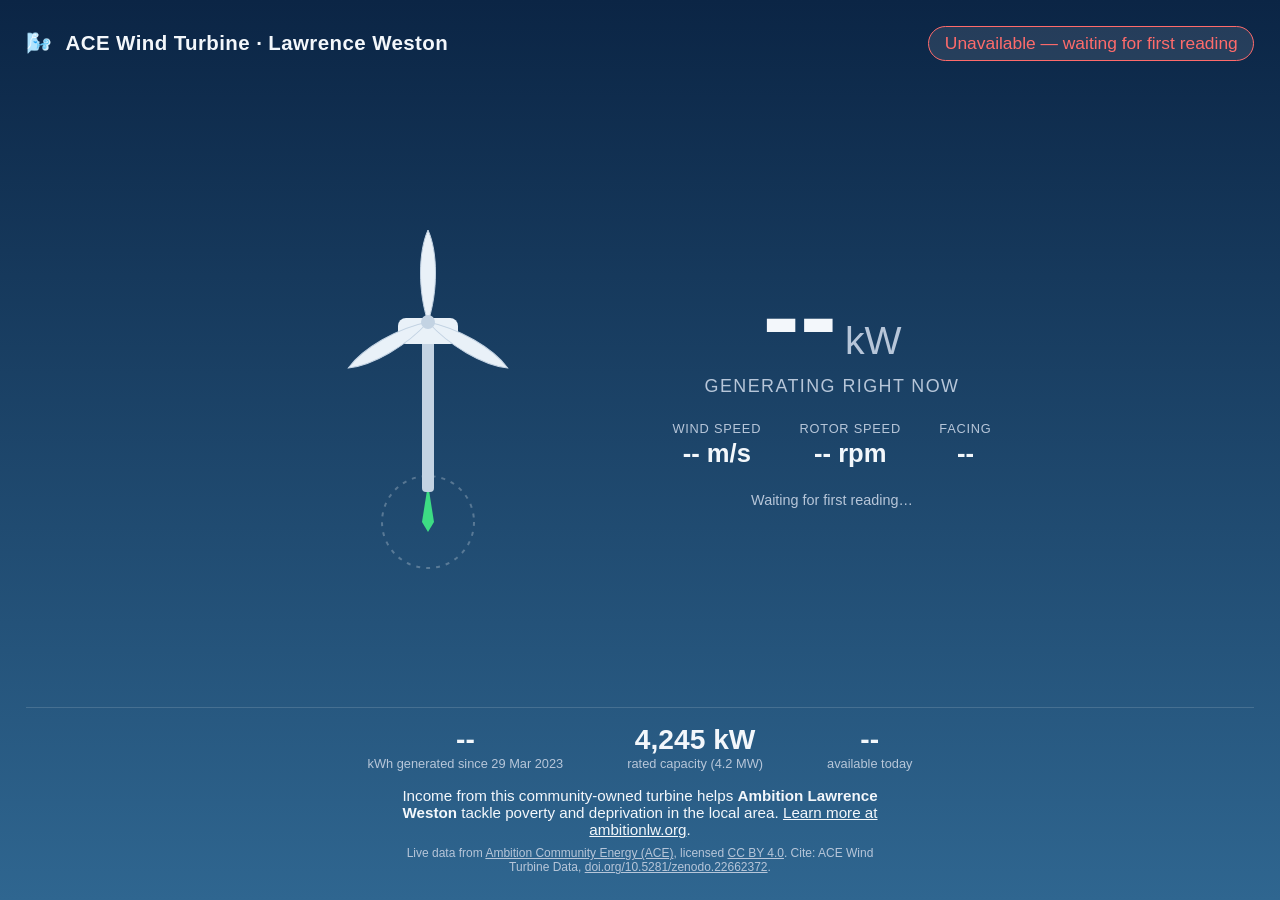
<file: solutions/concept-1-turbine-right-now/index.html>
<!doctype html>
<html lang="en">
<head>
  <meta charset="UTF-8" />
  <meta name="viewport" content="width=device-width, initial-scale=1" />
  <title>ACE Turbine — Right Now</title>
  <meta name="description" content="A calm public display of what the Ambition Community Energy (ACE) wind turbine in Lawrence Weston is doing right now, using live ACE API data." />
  <link rel="stylesheet" href="styles.css" />
</head>
<body>
  <main class="stage">
    <header class="topbar">
      <div class="brand">
        <span class="brand-icon" aria-hidden="true">🌬️</span>
        ACE Wind Turbine · Lawrence Weston
      </div>
      <div class="freshness" id="freshness" role="status">Connecting…</div>
    </header>

    <section class="hero">
      <div class="turbine-wrap">
        <svg id="turbine-svg" viewBox="0 0 320 320" role="img" aria-label="Animated illustration of the ACE wind turbine">
          <circle class="compass-ring" cx="160" cy="300" r="46" />
          <g id="compass-needle" class="compass-needle">
            <polygon points="160,262 166,300 160,310 154,300" />
          </g>
          <text x="160" y="222" class="compass-label" id="compass-label" text-anchor="middle">--</text>

          <rect x="154" y="110" width="12" height="160" rx="4" class="tower" />
          <rect x="130" y="96" width="60" height="26" rx="8" class="nacelle" />

          <g id="rotor" class="rotor" transform-origin="160 100">
            <g class="blade blade-a">
              <path d="M160,100 C150,70 150,30 160,8 C170,30 170,70 160,100 Z" />
            </g>
            <g class="blade blade-b" transform="rotate(120 160 100)">
              <path d="M160,100 C150,70 150,30 160,8 C170,30 170,70 160,100 Z" />
            </g>
            <g class="blade blade-c" transform="rotate(240 160 100)">
              <path d="M160,100 C150,70 150,30 160,8 C170,30 170,70 160,100 Z" />
            </g>
            <circle cx="160" cy="100" r="7" class="hub" />
          </g>
        </svg>
      </div>

      <div class="stats">
        <div class="power-figure">
          <span id="power-value">--</span><span class="unit">kW</span>
        </div>
        <div class="power-caption">generating right now</div>

        <div class="substats">
          <div class="stat">
            <span class="label">Wind speed</span>
            <span class="value"><span id="wind-value">--</span> m/s</span>
          </div>
          <div class="stat">
            <span class="label">Rotor speed</span>
            <span class="value"><span id="rotor-value">--</span> rpm</span>
          </div>
          <div class="stat">
            <span class="label">Facing</span>
            <span class="value" id="heading-value">--</span>
          </div>
        </div>

        <div class="observed" id="observed-value">Waiting for first reading…</div>
      </div>
    </section>

    <footer class="facts">
      <div class="fact-row">
        <div class="fact">
          <span class="fact-value" id="lifetime-energy">--</span>
          <span class="fact-label">kWh generated since 29 Mar 2023</span>
        </div>
        <div class="fact">
          <span class="fact-value" id="rated-capacity">4,245 kW</span>
          <span class="fact-label">rated capacity (4.2 MW)</span>
        </div>
        <div class="fact">
          <span class="fact-value" id="availability-today">--</span>
          <span class="fact-label">available today</span>
        </div>
      </div>

      <p class="mission">
        Income from this community-owned turbine helps <strong>Ambition Lawrence Weston</strong>
        tackle poverty and deprivation in the local area.
        <a href="https://www.ambitionlw.org/" target="_blank" rel="noopener">Learn more at ambitionlw.org</a>.
      </p>

      <p class="credit">
        Live data from <a href="https://ambitioncommunityenergy.org/" target="_blank" rel="noopener">Ambition Community Energy (ACE)</a>,
        licensed <a href="https://creativecommons.org/licenses/by/4.0/" target="_blank" rel="noopener">CC BY 4.0</a>.
        Cite: ACE Wind Turbine Data, <a href="https://doi.org/10.5281/zenodo.22662372" target="_blank" rel="noopener">doi.org/10.5281/zenodo.22662372</a>.
      </p>
    </footer>
  </main>

  <script type="module" src="app.js"></script>
</body>
</html>
</file>
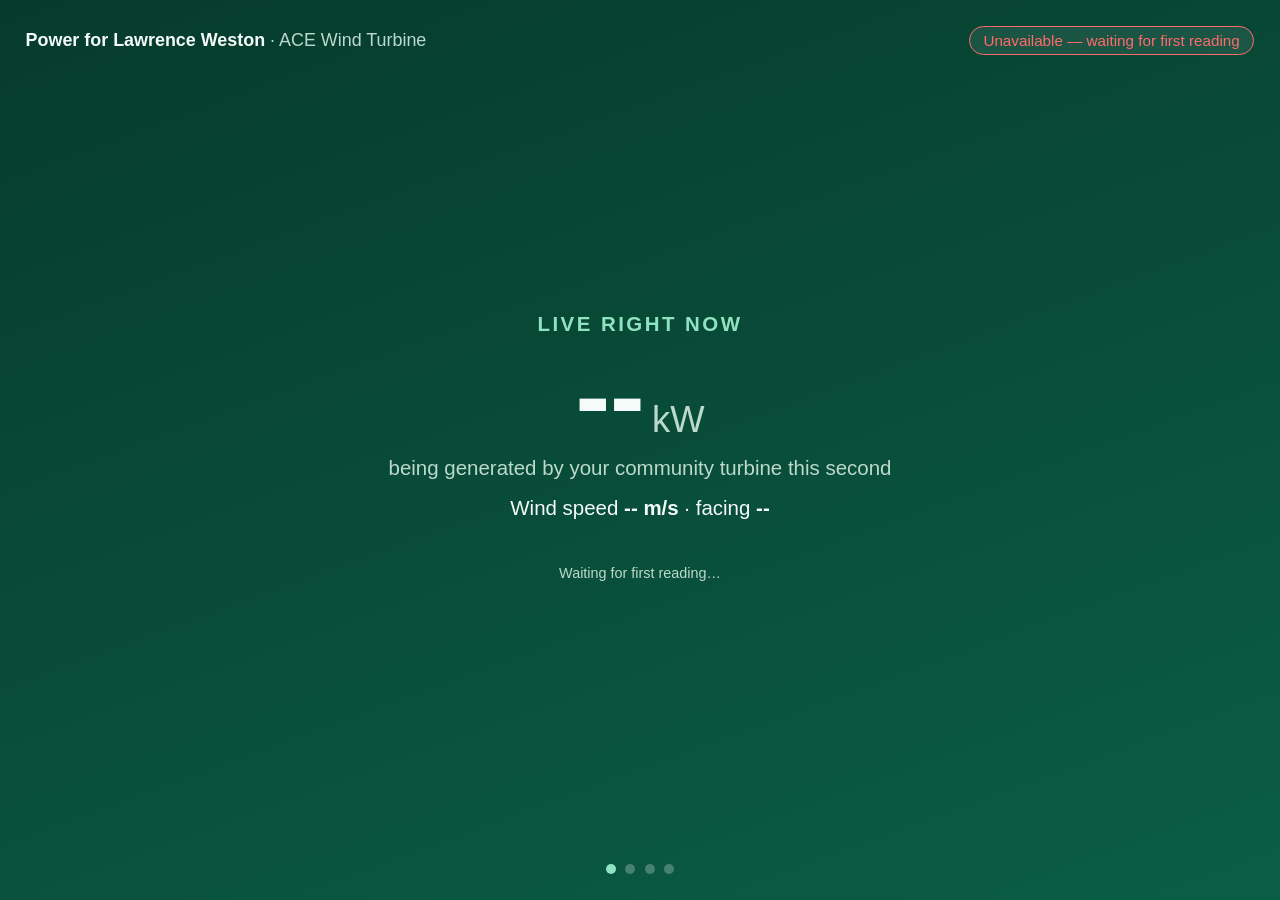
<file: solutions/concept-2-power-for-lawrence-weston/index.html>
<!doctype html>
<html lang="en">
<head>
  <meta charset="UTF-8" />
  <meta name="viewport" content="width=device-width, initial-scale=1" />
  <title>Power for Lawrence Weston</title>
  <meta name="description" content="A cycling community-impact story about the Ambition Community Energy (ACE) wind turbine, using live ACE API data." />
  <link rel="stylesheet" href="styles.css" />
</head>
<body>
  <div class="screen" id="screen">
    <header class="bar">
      <div class="brand">Power for Lawrence Weston <span class="dim">· ACE Wind Turbine</span></div>
      <div class="freshness" id="freshness" role="status">Connecting…</div>
    </header>

    <div class="slides" id="slides">
      <section class="slide" data-slide="0">
        <h2 class="eyebrow">Live right now</h2>
        <div class="big-stat"><span id="power-value">--</span><span class="unit">kW</span></div>
        <p class="sub">being generated by your community turbine this second</p>
        <p class="detail">Wind speed <strong><span id="wind-value">--</span> m/s</strong> · facing <strong id="heading-value">--</strong></p>
        <p class="timestamp" id="observed-value">Waiting for first reading…</p>
      </section>

      <section class="slide" data-slide="1">
        <h2 class="eyebrow">The energy story</h2>
        <div class="big-stat"><span id="lifetime-energy">--</span><span class="unit">kWh</span></div>
        <p class="sub">of clean energy generated since the turbine started, 29 March 2023</p>
        <p class="mission">
          Every kWh generated here helps fund <strong>Ambition Lawrence Weston</strong>'s
          work tackling poverty and deprivation in the community.
        </p>
        <p class="footnote">Rated capacity: <span id="rated-capacity">4,245 kW</span> (4.2 MW) —
          one of the largest community-owned wind turbines in the UK.</p>
      </section>

      <section class="slide" data-slide="2">
        <h2 class="eyebrow">Working hard for the community</h2>
        <div class="big-stat"><span id="availability-today">--</span><span class="unit">%</span></div>
        <p class="sub">of today available and ready to generate</p>
        <p class="mission">
          Online and generating electricity for <strong><span id="operating-years">--</span></strong>
          since it started up on 29 March 2023.
        </p>
      </section>

      <section class="slide" data-slide="3">
        <h2 class="eyebrow">About this turbine</h2>
        <svg class="turbine-icon" viewBox="0 0 200 200" role="img" aria-label="Illustration of a wind turbine">
          <rect x="94" y="80" width="12" height="110" rx="4" fill="#dff5ec" />
          <rect x="72" y="66" width="56" height="22" rx="7" fill="#f4fbf8" />
          <g transform="rotate(18 100 70)">
            <path d="M100,70 C92,46 92,16 100,0 C108,16 108,46 100,70 Z" fill="#f4fbf8" />
            <path d="M100,70 C92,46 92,16 100,0 C108,16 108,46 100,70 Z" fill="#f4fbf8" transform="rotate(120 100 70)" />
            <path d="M100,70 C92,46 92,16 100,0 C108,16 108,46 100,70 Z" fill="#f4fbf8" transform="rotate(240 100 70)" />
          </g>
          <circle cx="100" cy="70" r="6" fill="#dff5ec" />
        </svg>
        <p class="mission">
          Ambition Community Energy (ACE) is a community interest company set up by residents of
          Lawrence Weston, Bristol, through their resident-led charity Ambition Lawrence Weston
          (ALW), to build and operate this 4.2&nbsp;MW turbine and help tackle poverty in the area.
        </p>
        <p class="credit">
          Live data from <a href="https://ambitioncommunityenergy.org/" target="_blank" rel="noopener">Ambition Community Energy (ACE)</a>,
          licensed <a href="https://creativecommons.org/licenses/by/4.0/" target="_blank" rel="noopener">CC BY 4.0</a>.
          Cite: ACE Wind Turbine Data, <a href="https://doi.org/10.5281/zenodo.22662372" target="_blank" rel="noopener">doi.org/10.5281/zenodo.22662372</a>.
        </p>
      </section>
    </div>

    <nav class="dots" id="dots" aria-label="Choose a slide">
      <button class="dot" data-index="0" aria-label="Slide 1: Live right now"></button>
      <button class="dot" data-index="1" aria-label="Slide 2: The energy story"></button>
      <button class="dot" data-index="2" aria-label="Slide 3: Working hard for the community"></button>
      <button class="dot" data-index="3" aria-label="Slide 4: About this turbine"></button>
    </nav>
  </div>

  <script type="module" src="app.js"></script>
</body>
</html>
</file>
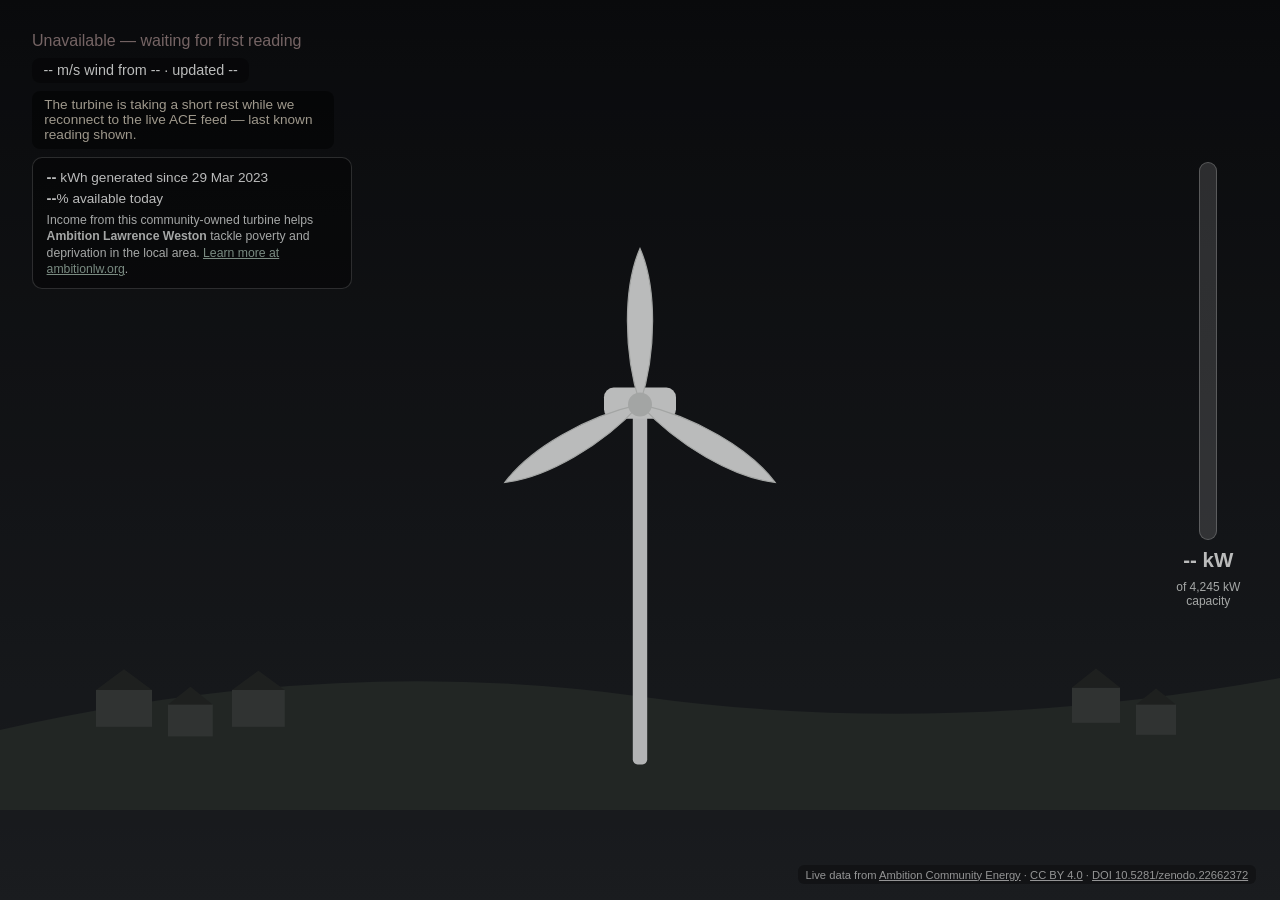
<file: solutions/concept-3-live-digital-twin/index.html>
<!doctype html>
<html lang="en">
<head>
  <meta charset="UTF-8" />
  <meta name="viewport" content="width=device-width, initial-scale=1" />
  <title>ACE Live Wind — Digital Twin</title>
  <meta name="description" content="A live animated illustration of the Ambition Community Energy (ACE) wind turbine in Lawrence Weston, driven by real-time ACE API data." />
  <link rel="stylesheet" href="styles.css" />
</head>
<body>
  <div class="scene" id="scene">
    <div class="sky" id="sky"></div>
    <div class="wind-layer" id="wind-layer" aria-hidden="true"></div>

    <svg class="landscape" viewBox="0 0 1600 900" preserveAspectRatio="xMidYMid meet" role="img"
         aria-label="Animated illustration of the ACE wind turbine overlooking Lawrence Weston">
      <path class="hill" d="M0,900 L0,800 Q420,705 800,758 T1600,735 L1600,900 Z" />

      <g class="houses">
        <g transform="translate(120,750)"><rect width="70" height="46" class="house-body" /><polygon points="0,0 35,-26 70,0" class="house-roof" /></g>
        <g transform="translate(210,768)"><rect width="56" height="40" class="house-body" /><polygon points="0,0 28,-22 56,0" class="house-roof" /></g>
        <g transform="translate(290,750)"><rect width="66" height="46" class="house-body" /><polygon points="0,0 33,-24 66,0" class="house-roof" /></g>
        <g transform="translate(1340,747)"><rect width="60" height="44" class="house-body" /><polygon points="0,0 30,-24 60,0" class="house-roof" /></g>
        <g transform="translate(1420,768)"><rect width="50" height="38" class="house-body" /><polygon points="0,0 25,-20 50,0" class="house-roof" /></g>
      </g>

      <rect x="791" y="393" width="18" height="450" rx="6" class="tower" />
      <g id="yaw-group">
        <rect x="755" y="372" width="90" height="39" rx="12" class="nacelle" />
        <g id="rotor" class="rotor">
          <path class="blade" d="M800,393 C779,327 779,246 800,198 C821,246 821,327 800,393 Z" />
          <path class="blade" d="M800,393 C779,327 779,246 800,198 C821,246 821,327 800,393 Z" transform="rotate(120 800 393)" />
          <path class="blade" d="M800,393 C779,327 779,246 800,198 C821,246 821,327 800,393 Z" transform="rotate(240 800 393)" />
          <circle cx="800" cy="393" r="15" class="hub" />
        </g>
      </g>
    </svg>

    <div class="meter" aria-hidden="true">
      <div class="meter-track">
        <div class="meter-fill" id="meter-fill"></div>
      </div>
      <div class="meter-label"><span id="power-value">--</span> kW</div>
      <div class="meter-sub">of <span id="rated-capacity">4,245</span> kW capacity</div>
    </div>

    <div class="overlay">
      <div class="freshness" id="freshness" role="status">Connecting…</div>
      <div class="readout">
        <span id="wind-value">--</span> m/s wind from <span id="heading-value">--</span> · updated <span id="observed-value">--</span>
      </div>
      <div class="fallback-message" id="fallback-message" hidden>
        The turbine is taking a short rest while we reconnect to the live ACE feed — last known reading shown.
      </div>

      <div class="info-panel">
        <div class="info-stat"><strong id="lifetime-energy">--</strong> kWh generated since 29 Mar 2023</div>
        <div class="info-stat"><strong id="availability-today">--</strong>% available today</div>
        <p class="mission">
          Income from this community-owned turbine helps <strong>Ambition Lawrence Weston</strong>
          tackle poverty and deprivation in the local area.
          <a href="https://www.ambitionlw.org/" target="_blank" rel="noopener">Learn more at ambitionlw.org</a>.
        </p>
      </div>
    </div>

    <div class="credit-corner">
      Live data from <a href="https://ambitioncommunityenergy.org/" target="_blank" rel="noopener">Ambition Community Energy</a>
      · <a href="https://creativecommons.org/licenses/by/4.0/" target="_blank" rel="noopener">CC BY 4.0</a>
      · <a href="https://doi.org/10.5281/zenodo.22662372" target="_blank" rel="noopener">DOI 10.5281/zenodo.22662372</a>
    </div>
  </div>

  <script type="module" src="app.js"></script>
</body>
</html>
</file>
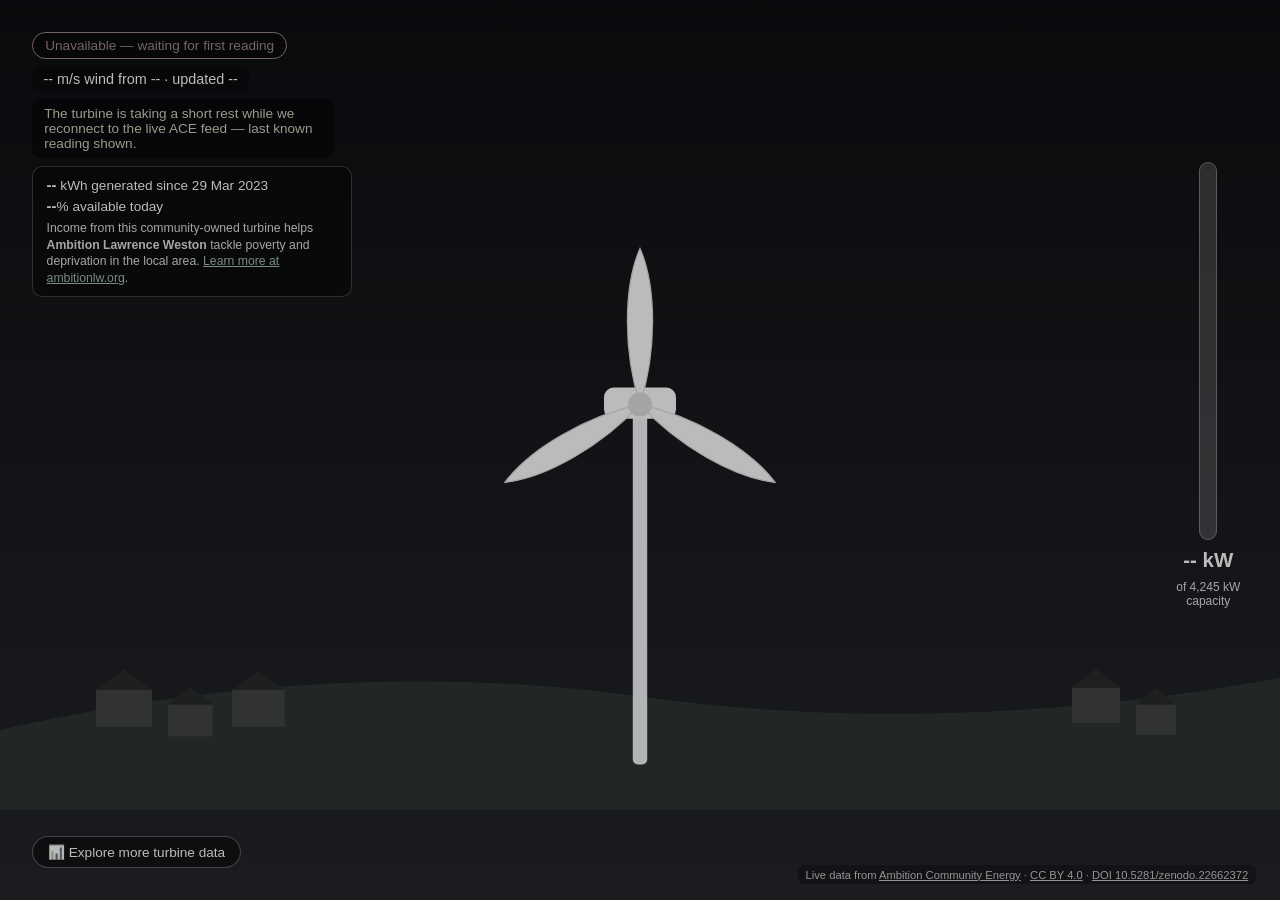
<file: solutions/concept-4-live-digital-twin-extended/index.html>
<!doctype html>
<html lang="en">
<head>
  <meta charset="UTF-8" />
  <meta name="viewport" content="width=device-width, initial-scale=1" />
  <title>ACE Live Wind — Digital Twin (Extended)</title>
  <meta name="description" content="A live animated illustration of the Ambition Community Energy (ACE) wind turbine in Lawrence Weston, driven by real-time ACE API data, with an optional panel to explore additional live turbine signals." />
  <link rel="stylesheet" href="styles.css" />
</head>
<body>
  <div class="scene" id="scene">
    <div class="sky" id="sky"></div>
    <div class="wind-layer" id="wind-layer" aria-hidden="true"></div>

    <svg class="landscape" viewBox="0 0 1600 900" preserveAspectRatio="xMidYMid meet" role="img"
         aria-label="Animated illustration of the ACE wind turbine overlooking Lawrence Weston">
      <path class="hill" d="M0,900 L0,800 Q420,705 800,758 T1600,735 L1600,900 Z" />

      <g class="houses">
        <g transform="translate(120,750)"><rect width="70" height="46" class="house-body" /><polygon points="0,0 35,-26 70,0" class="house-roof" /></g>
        <g transform="translate(210,768)"><rect width="56" height="40" class="house-body" /><polygon points="0,0 28,-22 56,0" class="house-roof" /></g>
        <g transform="translate(290,750)"><rect width="66" height="46" class="house-body" /><polygon points="0,0 33,-24 66,0" class="house-roof" /></g>
        <g transform="translate(1340,747)"><rect width="60" height="44" class="house-body" /><polygon points="0,0 30,-24 60,0" class="house-roof" /></g>
        <g transform="translate(1420,768)"><rect width="50" height="38" class="house-body" /><polygon points="0,0 25,-20 50,0" class="house-roof" /></g>
      </g>

      <rect x="791" y="393" width="18" height="450" rx="6" class="tower" />
      <g id="yaw-group">
        <rect x="755" y="372" width="90" height="39" rx="12" class="nacelle" />
        <g id="rotor" class="rotor">
          <path class="blade" d="M800,393 C779,327 779,246 800,198 C821,246 821,327 800,393 Z" />
          <path class="blade" d="M800,393 C779,327 779,246 800,198 C821,246 821,327 800,393 Z" transform="rotate(120 800 393)" />
          <path class="blade" d="M800,393 C779,327 779,246 800,198 C821,246 821,327 800,393 Z" transform="rotate(240 800 393)" />
          <circle cx="800" cy="393" r="15" class="hub" />
        </g>
      </g>
    </svg>

    <div class="meter" aria-hidden="true">
      <div class="meter-track">
        <div class="meter-fill" id="meter-fill"></div>
      </div>
      <div class="meter-label"><span id="power-value">--</span> kW</div>
      <div class="meter-sub">of <span id="rated-capacity">4,245</span> kW capacity</div>
    </div>

    <div class="overlay">
      <div class="freshness" id="freshness" role="status">Connecting…</div>
      <div class="readout">
        <span id="wind-value">--</span> m/s wind from <span id="heading-value">--</span> · updated <span id="observed-value">--</span>
      </div>
      <div class="fallback-message" id="fallback-message" hidden>
        The turbine is taking a short rest while we reconnect to the live ACE feed — last known reading shown.
      </div>

      <div class="info-panel">
        <div class="info-stat"><strong id="lifetime-energy">--</strong> kWh generated since 29 Mar 2023</div>
        <div class="info-stat"><strong id="availability-today">--</strong>% available today</div>
        <p class="mission">
          Income from this community-owned turbine helps <strong>Ambition Lawrence Weston</strong>
          tackle poverty and deprivation in the local area.
          <a href="https://www.ambitionlw.org/" target="_blank" rel="noopener">Learn more at ambitionlw.org</a>.
        </p>
      </div>
    </div>

    <div class="explorer" id="explorer">
      <button type="button" class="explorer-toggle" id="explorer-toggle" aria-expanded="false" aria-controls="explorer-panel">
        📊 Explore more turbine data
      </button>
      <div class="explorer-panel" id="explorer-panel" hidden>
        <label class="explorer-label" for="signal-select">Choose a signal</label>
        <select id="signal-select" class="explorer-select"></select>

        <div class="explorer-value-row">
          <span class="explorer-value" id="signal-value">--</span>
          <span class="explorer-unit" id="signal-unit"></span>
        </div>
        <div class="explorer-freshness" id="signal-freshness">--</div>

        <div class="explorer-chart-wrap">
          <svg id="signal-chart" class="explorer-chart" viewBox="0 0 600 180" preserveAspectRatio="none" role="img" aria-label="Recent history chart for the selected signal"></svg>
          <div class="explorer-chart-status" id="chart-status">Loading history…</div>
        </div>
        <div class="explorer-legend" id="signal-legend" hidden></div>

        <p class="explorer-note">
          History is a recent sample from the live ACE feed, not a guarantee of every reading.
          See this concept's README for each signal's exact source, resolution and update cadence.
        </p>
      </div>
    </div>

    <div class="credit-corner">
      Live data from <a href="https://ambitioncommunityenergy.org/" target="_blank" rel="noopener">Ambition Community Energy</a>
      · <a href="https://creativecommons.org/licenses/by/4.0/" target="_blank" rel="noopener">CC BY 4.0</a>
      · <a href="https://doi.org/10.5281/zenodo.22662372" target="_blank" rel="noopener">DOI 10.5281/zenodo.22662372</a>
    </div>
  </div>

  <script type="module" src="app.js"></script>
</body>
</html>
</file>
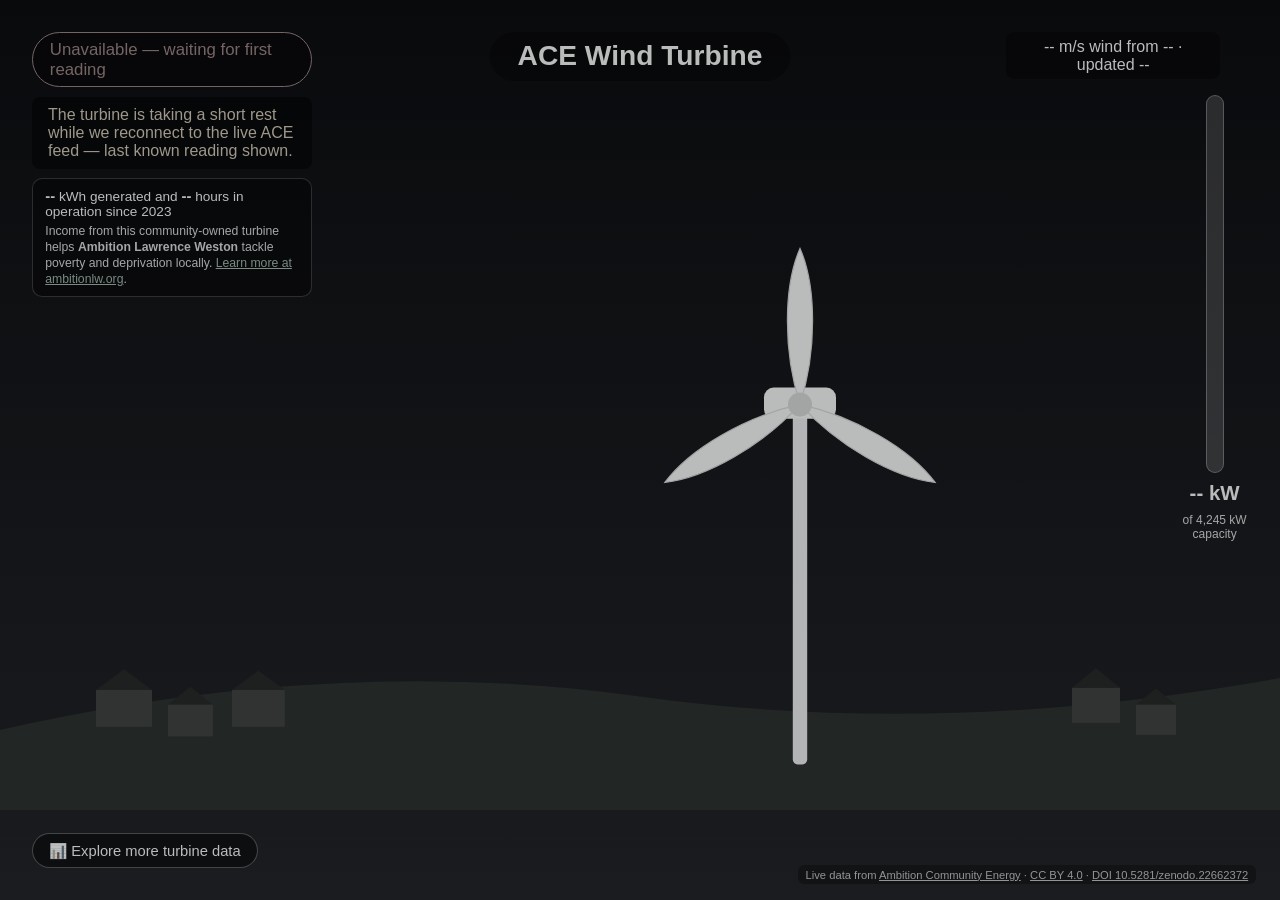
<file: solutions/concept-5-live-digital-twin-plus/index.html>
<!doctype html>
<html lang="en">
<head>
  <meta charset="UTF-8" />
  <meta name="viewport" content="width=device-width, initial-scale=1" />
  <title>ACE Live Wind — Digital Twin (Plus)</title>
  <meta name="description" content="A live animated illustration of the Ambition Community Energy (ACE) wind turbine in Lawrence Weston, driven by real-time ACE API data, with larger readouts and an optional panel to explore additional live turbine signals with labelled history charts." />
  <link rel="stylesheet" href="styles.css" />
</head>
<body>
  <div class="scene" id="scene">
    <div class="sky" id="sky"></div>
    <div class="wind-layer" id="wind-layer" aria-hidden="true"></div>

    <svg class="landscape" viewBox="0 0 1600 900" preserveAspectRatio="xMidYMid meet" role="img"
         aria-label="Animated illustration of the ACE wind turbine overlooking Lawrence Weston">
      <path class="hill" d="M0,900 L0,800 Q420,705 800,758 T1600,735 L1600,900 Z" />

      <g class="houses">
        <g transform="translate(120,750)"><rect width="70" height="46" class="house-body" /><polygon points="0,0 35,-26 70,0" class="house-roof" /></g>
        <g transform="translate(210,768)"><rect width="56" height="40" class="house-body" /><polygon points="0,0 28,-22 56,0" class="house-roof" /></g>
        <g transform="translate(290,750)"><rect width="66" height="46" class="house-body" /><polygon points="0,0 33,-24 66,0" class="house-roof" /></g>
        <g transform="translate(1340,747)"><rect width="60" height="44" class="house-body" /><polygon points="0,0 30,-24 60,0" class="house-roof" /></g>
        <g transform="translate(1420,768)"><rect width="50" height="38" class="house-body" /><polygon points="0,0 25,-20 50,0" class="house-roof" /></g>
      </g>

      <rect x="991" y="393" width="18" height="450" rx="6" class="tower" />
      <g id="yaw-group">
        <rect x="955" y="372" width="90" height="39" rx="12" class="nacelle" />
        <g id="rotor" class="rotor">
          <path class="blade" d="M1000,393 C979,327 979,246 1000,198 C1021,246 1021,327 1000,393 Z" />
          <path class="blade" d="M1000,393 C979,327 979,246 1000,198 C1021,246 1021,327 1000,393 Z" transform="rotate(120 1000 393)" />
          <path class="blade" d="M1000,393 C979,327 979,246 1000,198 C1021,246 1021,327 1000,393 Z" transform="rotate(240 1000 393)" />
          <circle cx="1000" cy="393" r="15" class="hub" />
        </g>
      </g>
    </svg>

    <h1 class="scene-title">ACE Wind Turbine</h1>

    <div class="right-column">
      <div class="readout">
        <span id="wind-value">--</span> m/s wind from <span id="heading-value">--</span> · updated <span id="observed-value">--</span>
      </div>
      <div class="meter" aria-hidden="true">
        <div class="meter-track">
          <div class="meter-fill" id="meter-fill"></div>
        </div>
        <div class="meter-label"><span id="power-value">--</span> kW</div>
        <div class="meter-sub">of <span id="rated-capacity">4,245</span> kW capacity</div>
      </div>
    </div>

    <div class="overlay">
      <div class="freshness" id="freshness" role="status">Connecting…</div>
      <div class="fallback-message" id="fallback-message" hidden>
        The turbine is taking a short rest while we reconnect to the live ACE feed — last known reading shown.
      </div>

      <div class="info-panel">
        <p class="info-stat">
          <strong id="lifetime-energy">--</strong> kWh generated and
          <strong id="operating-hours">--</strong> hours in operation since 2023
        </p>
        <p class="mission">
          Income from this community-owned turbine helps <strong>Ambition Lawrence Weston</strong>
          tackle poverty and deprivation locally.
          <a href="https://www.ambitionlw.org/" target="_blank" rel="noopener">Learn more at ambitionlw.org</a>.
        </p>
      </div>
    </div>

    <div class="explorer" id="explorer">
      <button type="button" class="explorer-toggle" id="explorer-toggle" aria-expanded="false" aria-controls="explorer-panel">
        📊 Explore more turbine data
      </button>
      <div class="explorer-panel" id="explorer-panel" hidden>
        <label class="explorer-label" for="signal-select">Choose a signal</label>
        <select id="signal-select" class="explorer-select"></select>

        <div class="explorer-value-row">
          <span class="explorer-value" id="signal-value">--</span>
          <span class="explorer-unit" id="signal-unit"></span>
        </div>
        <div class="explorer-freshness" id="signal-freshness">--</div>

        <div class="explorer-chart-wrap">
          <svg id="signal-chart" class="explorer-chart" viewBox="0 0 600 220" preserveAspectRatio="xMidYMid meet" role="img" aria-label="Recent history chart for the selected signal"></svg>
          <div class="explorer-chart-status" id="chart-status">Loading history…</div>
        </div>
        <p class="explorer-chart-title" id="chart-title"></p>
        <div class="explorer-legend" id="signal-legend" hidden></div>
        <p class="explorer-signal-note" id="signal-note" hidden></p>

        <p class="explorer-note">
          History is a recent sample from the live ACE feed, not a guarantee of every reading.
          See this concept's README for each signal's exact source, resolution and update cadence.
        </p>
      </div>
    </div>

    <div class="credit-corner">
      Live data from <a href="https://ambitioncommunityenergy.org/" target="_blank" rel="noopener">Ambition Community Energy</a>
      · <a href="https://creativecommons.org/licenses/by/4.0/" target="_blank" rel="noopener">CC BY 4.0</a>
      · <a href="https://doi.org/10.5281/zenodo.22662372" target="_blank" rel="noopener">DOI 10.5281/zenodo.22662372</a>
    </div>
  </div>

  <script type="module" src="app.js"></script>
</body>
</html>
</file>
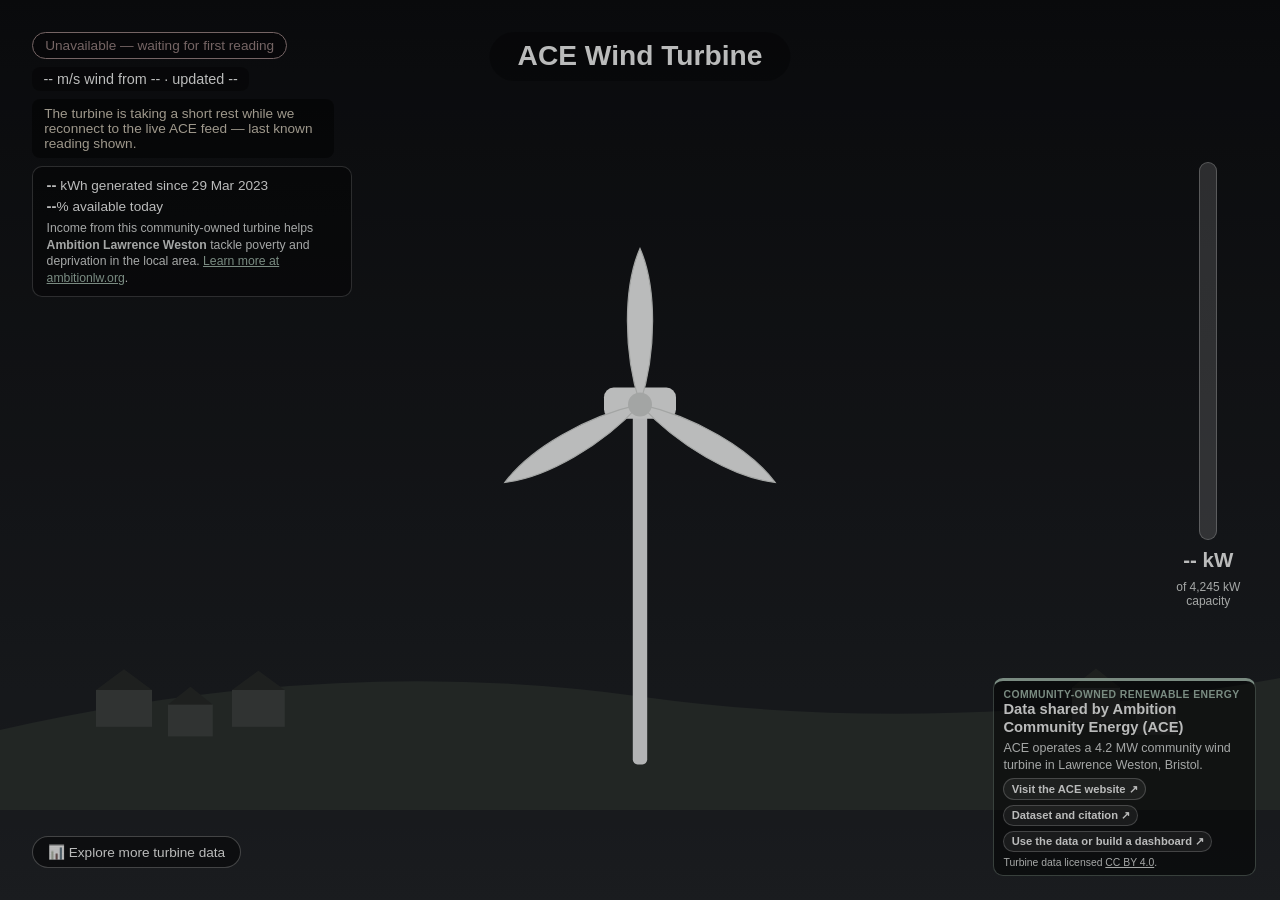
<file: solutions/concept-6-live-digital-twin-branded/index.html>
<!doctype html>
<html lang="en">
<head>
  <meta charset="UTF-8" />
  <meta name="viewport" content="width=device-width, initial-scale=1" />
  <title>ACE Live Wind — Digital Twin (Branded)</title>
  <meta name="description" content="A live animated illustration of the Ambition Community Energy (ACE) wind turbine in Lawrence Weston, driven by real-time ACE API data, with a title banner and a credits/links panel matching the official ACE dashboard's own branding." />
  <link rel="stylesheet" href="styles.css" />
</head>
<body>
  <div class="scene" id="scene">
    <div class="sky" id="sky"></div>
    <div class="wind-layer" id="wind-layer" aria-hidden="true"></div>

    <svg class="landscape" viewBox="0 0 1600 900" preserveAspectRatio="xMidYMid meet" role="img"
         aria-label="Animated illustration of the ACE wind turbine overlooking Lawrence Weston">
      <path class="hill" d="M0,900 L0,800 Q420,705 800,758 T1600,735 L1600,900 Z" />

      <g class="houses">
        <g transform="translate(120,750)"><rect width="70" height="46" class="house-body" /><polygon points="0,0 35,-26 70,0" class="house-roof" /></g>
        <g transform="translate(210,768)"><rect width="56" height="40" class="house-body" /><polygon points="0,0 28,-22 56,0" class="house-roof" /></g>
        <g transform="translate(290,750)"><rect width="66" height="46" class="house-body" /><polygon points="0,0 33,-24 66,0" class="house-roof" /></g>
        <g transform="translate(1340,747)"><rect width="60" height="44" class="house-body" /><polygon points="0,0 30,-24 60,0" class="house-roof" /></g>
        <g transform="translate(1420,768)"><rect width="50" height="38" class="house-body" /><polygon points="0,0 25,-20 50,0" class="house-roof" /></g>
      </g>

      <rect x="791" y="393" width="18" height="450" rx="6" class="tower" />
      <g id="yaw-group">
        <rect x="755" y="372" width="90" height="39" rx="12" class="nacelle" />
        <g id="rotor" class="rotor">
          <path class="blade" d="M800,393 C779,327 779,246 800,198 C821,246 821,327 800,393 Z" />
          <path class="blade" d="M800,393 C779,327 779,246 800,198 C821,246 821,327 800,393 Z" transform="rotate(120 800 393)" />
          <path class="blade" d="M800,393 C779,327 779,246 800,198 C821,246 821,327 800,393 Z" transform="rotate(240 800 393)" />
          <circle cx="800" cy="393" r="15" class="hub" />
        </g>
      </g>
    </svg>

    <h1 class="scene-title">ACE Wind Turbine</h1>

    <div class="meter" aria-hidden="true">
      <div class="meter-track">
        <div class="meter-fill" id="meter-fill"></div>
      </div>
      <div class="meter-label"><span id="power-value">--</span> kW</div>
      <div class="meter-sub">of <span id="rated-capacity">4,245</span> kW capacity</div>
    </div>

    <div class="overlay">
      <div class="freshness" id="freshness" role="status">Connecting…</div>
      <div class="readout">
        <span id="wind-value">--</span> m/s wind from <span id="heading-value">--</span> · updated <span id="observed-value">--</span>
      </div>
      <div class="fallback-message" id="fallback-message" hidden>
        The turbine is taking a short rest while we reconnect to the live ACE feed — last known reading shown.
      </div>

      <div class="info-panel">
        <div class="info-stat"><strong id="lifetime-energy">--</strong> kWh generated since 29 Mar 2023</div>
        <div class="info-stat"><strong id="availability-today">--</strong>% available today</div>
        <p class="mission">
          Income from this community-owned turbine helps <strong>Ambition Lawrence Weston</strong>
          tackle poverty and deprivation in the local area.
          <a href="https://www.ambitionlw.org/" target="_blank" rel="noopener">Learn more at ambitionlw.org</a>.
        </p>
      </div>
    </div>

    <div class="explorer" id="explorer">
      <button type="button" class="explorer-toggle" id="explorer-toggle" aria-expanded="false" aria-controls="explorer-panel">
        📊 Explore more turbine data
      </button>
      <div class="explorer-panel" id="explorer-panel" hidden>
        <label class="explorer-label" for="signal-select">Choose a signal</label>
        <select id="signal-select" class="explorer-select"></select>

        <div class="explorer-value-row">
          <span class="explorer-value" id="signal-value">--</span>
          <span class="explorer-unit" id="signal-unit"></span>
        </div>
        <div class="explorer-freshness" id="signal-freshness">--</div>

        <div class="explorer-chart-wrap">
          <svg id="signal-chart" class="explorer-chart" viewBox="0 0 600 180" preserveAspectRatio="none" role="img" aria-label="Recent history chart for the selected signal"></svg>
          <div class="explorer-chart-status" id="chart-status">Loading history…</div>
        </div>
        <div class="explorer-legend" id="signal-legend" hidden></div>

        <p class="explorer-note">
          History is a recent sample from the live ACE feed, not a guarantee of every reading.
          See this concept's README for each signal's exact source, resolution and update cadence.
        </p>
      </div>
    </div>

    <div class="credits-box">
      <p class="credits-label">Community-owned renewable energy</p>
      <p class="credits-title">Data shared by Ambition Community Energy (ACE)</p>
      <p class="credits-text">
        ACE operates a 4.2 MW community wind turbine in Lawrence Weston, Bristol.
      </p>
      <div class="credits-links">
        <a class="credits-link" href="https://ambitioncommunityenergy.org/" target="_blank" rel="noopener">Visit the ACE website ↗</a>
        <a class="credits-link" href="https://doi.org/10.5281/zenodo.22662372" target="_blank" rel="noopener">Dataset and citation ↗</a>
        <a class="credits-link" href="https://ace-api.duckdns.org/dashboard/" target="_blank" rel="noopener">Use the data or build a dashboard ↗</a>
      </div>
      <p class="credits-fineprint">
        Turbine data licensed <a href="https://creativecommons.org/licenses/by/4.0/" target="_blank" rel="noopener">CC BY 4.0</a>.
      </p>
    </div>
  </div>

  <script type="module" src="app.js"></script>
</body>
</html>
</file>
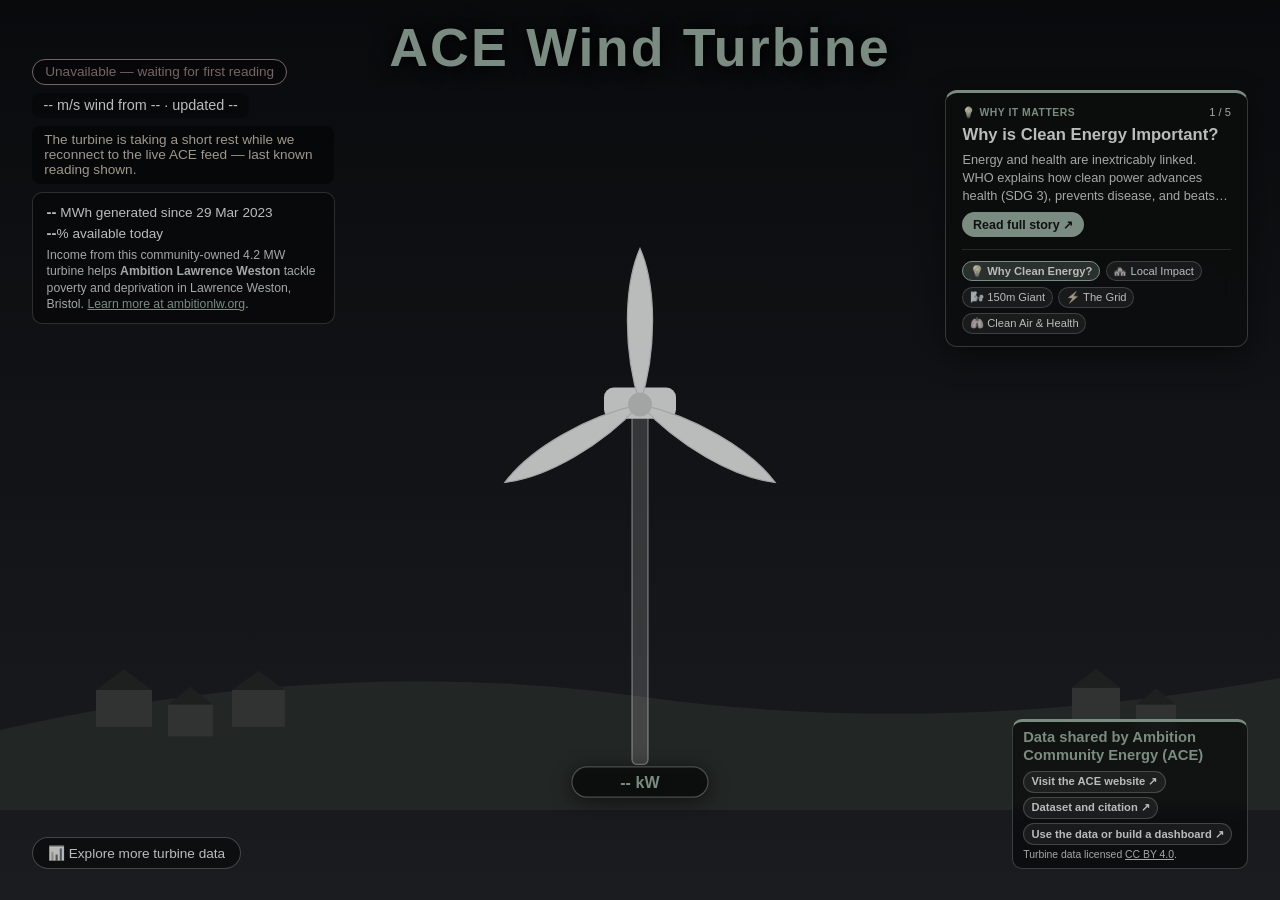
<file: solutions/concept-7-live-digital-twin-popups/index.html>
<!doctype html>
<html lang="en">
<head>
  <meta charset="UTF-8" />
  <meta name="viewport" content="width=device-width, initial-scale=1" />
  <title>ACE Live Wind — Digital Twin & Community Stories</title>
  <meta name="description" content="A live animated digital twin of the Ambition Community Energy (ACE) wind turbine in Lawrence Weston, driven by real-time ACE API data, featuring interactive right-hand text pop-ups exploring why clean energy matters, WHO global health linkages, and local community impact." />
  <link rel="stylesheet" href="styles.css" />
</head>
<body>
  <div class="scene" id="scene">
    <div class="sky" id="sky"></div>
    <div class="wind-layer" id="wind-layer" aria-hidden="true"></div>

    <svg class="landscape" viewBox="0 0 1600 900" preserveAspectRatio="xMidYMid meet" role="img"
         aria-label="Animated illustration of the ACE wind turbine overlooking Lawrence Weston">
      <defs>
        <linearGradient id="tower-power-gradient" x1="0" y1="1" x2="0" y2="0">
          <stop offset="0%" stop-color="#1f9e63" />
          <stop offset="100%" stop-color="#3ddc84" />
        </linearGradient>
        <clipPath id="tower-clip">
          <rect x="790" y="393" width="20" height="450" rx="6" />
        </clipPath>
      </defs>

      <path class="hill" d="M0,900 L0,800 Q420,705 800,758 T1600,735 L1600,900 Z" />

      <g class="houses">
        <g transform="translate(120,750)"><rect width="70" height="46" class="house-body" /><polygon points="0,0 35,-26 70,0" class="house-roof" /></g>
        <g transform="translate(210,768)"><rect width="56" height="40" class="house-body" /><polygon points="0,0 28,-22 56,0" class="house-roof" /></g>
        <g transform="translate(290,750)"><rect width="66" height="46" class="house-body" /><polygon points="0,0 33,-24 66,0" class="house-roof" /></g>
        <g transform="translate(1340,747)"><rect width="60" height="44" class="house-body" /><polygon points="0,0 30,-24 60,0" class="house-roof" /></g>
        <g transform="translate(1420,768)"><rect width="50" height="38" class="house-body" /><polygon points="0,0 25,-20 50,0" class="house-roof" /></g>
      </g>

      <!-- Turbine Tower / Live Active Power Generation Gauge -->
      <g class="tower-gauge" id="tower-gauge" aria-label="Turbine tower active power generation gauge">
        <!-- Tower track background (4.2 MW capacity) -->
        <rect x="790" y="393" width="20" height="450" rx="6" class="tower-track" />
        <!-- Live active power fill (rises from base up to 4.2 MW capacity) -->
        <g clip-path="url(#tower-clip)">
          <rect id="meter-fill" x="790" y="843" width="20" height="0" class="tower-fill" />
        </g>
        <!-- Tower outer border -->
        <rect x="790" y="393" width="20" height="450" rx="6" class="tower-outline" />

        <!-- Live active power badge directly under the tower -->
        <g class="tower-power-badge" transform="translate(800, 865)">
          <rect x="-85" y="-19" width="170" height="38" rx="19" class="tower-power-bg" />
          <text text-anchor="middle" dominant-baseline="central" class="tower-power-text">
            <tspan id="power-value" class="tower-power-val">--</tspan>
            <tspan class="tower-power-unit"> kW</tspan>
          </text>
        </g>
      </g>
      <g id="yaw-group">
        <rect x="755" y="372" width="90" height="39" rx="12" class="nacelle" />
        <g id="rotor" class="rotor">
          <path class="blade" d="M800,393 C779,327 779,246 800,198 C821,246 821,327 800,393 Z" />
          <path class="blade" d="M800,393 C779,327 779,246 800,198 C821,246 821,327 800,393 Z" transform="rotate(120 800 393)" />
          <path class="blade" d="M800,393 C779,327 779,246 800,198 C821,246 821,327 800,393 Z" transform="rotate(240 800 393)" />
          <circle cx="800" cy="393" r="15" class="hub" />
        </g>
      </g>
    </svg>

    <h1 class="scene-title">ACE Wind Turbine</h1>

    <!-- Right-hand side story & "Why?" dock -->
    <aside class="story-dock" id="story-dock" aria-label="Community Stories and Why Clean Energy Matters">
      <div class="story-dock-top">
        <span class="story-dock-badge">💡 WHY IT MATTERS</span>
        <span class="story-dock-counter" id="story-dock-counter" aria-live="off">1 / 5</span>
      </div>

      <div class="story-dock-teaser" id="story-dock-teaser">
        <h2 class="story-dock-title" id="teaser-title">Why Clean Energy?</h2>
        <p class="story-dock-snippet" id="teaser-snippet">
          Energy and health are inextricably linked. WHO explains how clean power advances health (SDG 3) and beats poverty…
        </p>
        <button type="button" class="story-dock-btn" id="teaser-read-btn">
          Read full story ↗
        </button>
      </div>

      <div class="story-pills" role="tablist" aria-label="Choose story topic">
        <button type="button" class="story-pill active" data-story-id="why-clean-energy" role="tab" aria-selected="true">💡 Why Clean Energy?</button>
        <button type="button" class="story-pill" data-story-id="community-wealth" role="tab" aria-selected="false">🏘️ Local Impact</button>
        <button type="button" class="story-pill" data-story-id="turbine-scale" role="tab" aria-selected="false">🌬️ 150m Giant</button>
        <button type="button" class="story-pill" data-story-id="grid-connection" role="tab" aria-selected="false">⚡ The Grid</button>
        <button type="button" class="story-pill" data-story-id="clean-air" role="tab" aria-selected="false">🫁 Clean Air & Health</button>
      </div>
    </aside>

    <!-- Left-hand side live status & mission overlay -->
    <div class="overlay">
      <div class="freshness" id="freshness" role="status">Connecting…</div>
      <div class="readout">
        <span id="wind-value">--</span> m/s wind from <span id="heading-value">--</span> · updated <span id="observed-value">--</span>
      </div>
      <div class="fallback-message" id="fallback-message" hidden>
        The turbine is taking a short rest while we reconnect to the live ACE feed — last known reading shown.
      </div>

      <div class="info-panel">
        <div class="info-stat"><strong id="lifetime-energy">--</strong> MWh generated since 29 Mar 2023</div>
        <div class="info-stat"><strong id="availability-today">--</strong>% available today</div>
        <p class="mission">
          Income from this community-owned 4.2 MW turbine helps <strong>Ambition Lawrence Weston</strong>
          tackle poverty and deprivation in Lawrence Weston, Bristol.
          <a href="https://www.ambitionlw.org/" target="_blank" rel="noopener">Learn more at ambitionlw.org</a>.
        </p>
      </div>
    </div>

    <!-- Bottom-left: Collapsible 17-signal explorer -->
    <div class="explorer" id="explorer">
      <button type="button" class="explorer-toggle" id="explorer-toggle" aria-expanded="false" aria-controls="explorer-panel">
        📊 Explore more turbine data
      </button>
      <div class="explorer-panel" id="explorer-panel" hidden>
        <label class="explorer-label" for="signal-select">Choose a signal</label>
        <select id="signal-select" class="explorer-select"></select>

        <div class="explorer-value-row">
          <span class="explorer-value" id="signal-value">--</span>
          <span class="explorer-unit" id="signal-unit"></span>
        </div>
        <div class="explorer-freshness" id="signal-freshness">--</div>

        <div class="explorer-chart-wrap">
          <svg id="signal-chart" class="explorer-chart" viewBox="0 0 600 180" preserveAspectRatio="none" role="img" aria-label="Recent history chart for the selected signal"></svg>
          <div class="explorer-chart-status" id="chart-status">Loading history…</div>
        </div>
        <div class="explorer-legend" id="signal-legend" hidden></div>

        <p class="explorer-note">
          History is a recent sample from the live ACE feed, not a guarantee of every reading.
          See this concept's README for each signal's exact source, resolution and update cadence.
        </p>
      </div>
    </div>

    <!-- Bottom-right: Credits and outbound links -->
    <div class="credits-box">
      <p class="credits-title">Data shared by Ambition Community Energy (ACE)</p>
      <div class="credits-links">
        <a class="credits-link" href="https://ambitioncommunityenergy.org/" target="_blank" rel="noopener">Visit the ACE website ↗</a>
        <a class="credits-link" href="https://doi.org/10.5281/zenodo.22662372" target="_blank" rel="noopener">Dataset and citation ↗</a>
        <a class="credits-link" href="https://ace-api.duckdns.org/dashboard/" target="_blank" rel="noopener">Use the data or build a dashboard ↗</a>
      </div>
      <p class="credits-fineprint">
        Turbine data licensed <a href="https://creativecommons.org/licenses/by/4.0/" target="_blank" rel="noopener">CC BY 4.0</a>.
      </p>
    </div>
  </div>

  <!-- Interactive Story Pop-up Modal -->
  <div class="story-modal-backdrop" id="story-modal-backdrop" hidden>
    <div class="story-modal" id="story-modal" role="dialog" aria-modal="true" aria-labelledby="modal-title">
      <div class="modal-header">
        <div class="modal-tag-row">
          <span class="modal-tag" id="modal-tag">GLOBAL HEALTH & SDGS</span>
        </div>
        <button type="button" class="modal-close" id="modal-close" aria-label="Close story dialog">✕</button>
      </div>

      <div class="modal-title-row">
        <span class="modal-icon" id="modal-icon">💡</span>
        <div>
          <h2 class="modal-title" id="modal-title">Why Clean Energy?</h2>
          <p class="modal-subtitle" id="modal-subtitle">Energy and health are inextricably linked — from global goals to our homes in Lawrence Weston.</p>
        </div>
      </div>

      <div class="modal-sdgs" id="modal-sdgs" aria-label="Related Sustainable Development Goals"></div>

      <div class="modal-body" id="modal-body">
        <!-- Injected dynamically from app.js -->
      </div>

      <div class="modal-links" id="modal-links">
        <!-- Outbound source links injected here -->
      </div>

      <div class="modal-footer">
        <button type="button" class="modal-nav-btn" id="modal-prev-btn">← Previous topic</button>
        <div class="modal-dots" id="modal-dots" aria-hidden="true"></div>
        <button type="button" class="modal-nav-btn" id="modal-next-btn">Next topic →</button>
      </div>
    </div>
  </div>

  <script type="module" src="app.js"></script>
</body>
</html>
</file>
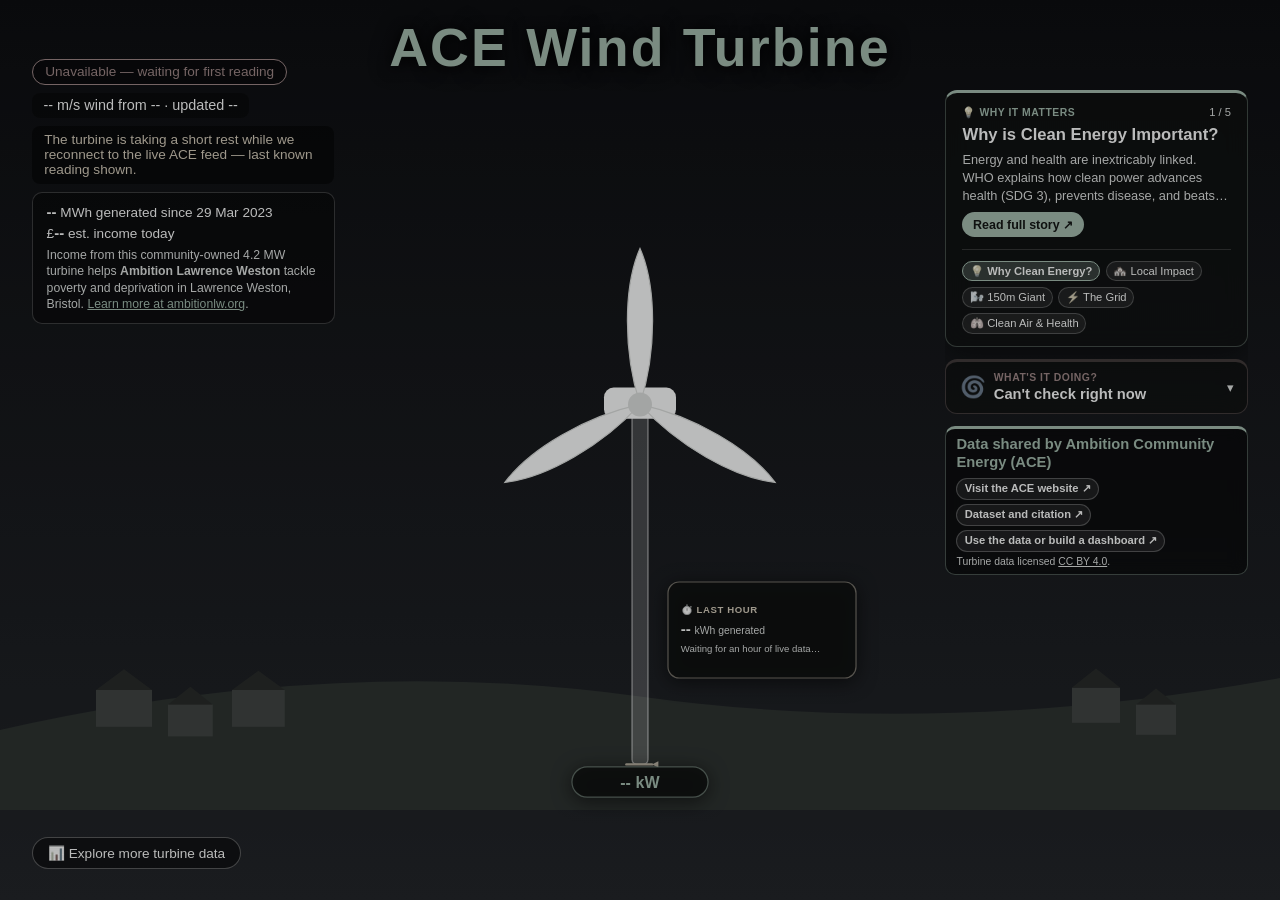
<file: solutions/concept-8-status-explainer/index.html>
<!doctype html>
<html lang="en">
<head>
  <meta charset="UTF-8" />
  <meta name="viewport" content="width=device-width, initial-scale=1" />
  <title>ACE Live Wind — Digital Twin, Community Stories & Status Explainer</title>
  <meta name="description" content="A live animated digital twin of the Ambition Community Energy (ACE) wind turbine in Lawrence Weston, driven by real-time ACE API data, featuring interactive right-hand text pop-ups exploring why clean energy matters, WHO global health linkages, local community impact, and a plain-English explainer for what the turbine is doing right now." />
  <link rel="stylesheet" href="styles.css" />
</head>
<body>
  <div class="scene" id="scene">
    <div class="sky" id="sky"></div>
    <div class="wind-layer" id="wind-layer" aria-hidden="true"></div>

    <svg class="landscape" viewBox="0 0 1600 900" preserveAspectRatio="xMidYMid meet" role="img"
         aria-label="Animated illustration of the ACE wind turbine overlooking Lawrence Weston">
      <defs>
        <linearGradient id="tower-power-gradient" x1="0" y1="1" x2="0" y2="0">
          <stop offset="0%" stop-color="#1f9e63" />
          <stop offset="100%" stop-color="#3ddc84" />
        </linearGradient>
        <clipPath id="tower-clip">
          <rect x="790" y="393" width="20" height="450" rx="6" />
        </clipPath>
        <!-- Diagonal hatch used for the "last hour" average-output band, so it
             reads as a distinct section of the tower from the live power fill. -->
        <pattern id="hour-avg-pattern" width="8" height="8" patternTransform="rotate(45)" patternUnits="userSpaceOnUse">
          <rect width="8" height="8" fill="rgba(255, 200, 87, 0.16)" />
          <line x1="0" y1="0" x2="0" y2="8" stroke="rgba(255, 200, 87, 0.6)" stroke-width="2" />
        </pattern>
      </defs>

      <path class="hill" d="M0,900 L0,800 Q420,705 800,758 T1600,735 L1600,900 Z" />

      <g class="houses">
        <g transform="translate(120,750)"><rect width="70" height="46" class="house-body" /><polygon points="0,0 35,-26 70,0" class="house-roof" /></g>
        <g transform="translate(210,768)"><rect width="56" height="40" class="house-body" /><polygon points="0,0 28,-22 56,0" class="house-roof" /></g>
        <g transform="translate(290,750)"><rect width="66" height="46" class="house-body" /><polygon points="0,0 33,-24 66,0" class="house-roof" /></g>
        <g transform="translate(1340,747)"><rect width="60" height="44" class="house-body" /><polygon points="0,0 30,-24 60,0" class="house-roof" /></g>
        <g transform="translate(1420,768)"><rect width="50" height="38" class="house-body" /><polygon points="0,0 25,-20 50,0" class="house-roof" /></g>
      </g>

      <!-- Turbine Tower / Live Active Power Generation Gauge -->
      <g class="tower-gauge" id="tower-gauge" aria-label="Turbine tower active power generation gauge">
        <!-- Tower track background (4.2 MW capacity) -->
        <rect x="790" y="393" width="20" height="450" rx="6" class="tower-track" />
        <!-- Last-hour average-output band (hatched) and live active power fill
             (solid), both rising from the base against the same 0–4.2 MW scale
             as the tower itself. Last-hour kWh is converted to an equivalent
             average kW (kWh ÷ 1h) so it can share this scale — see
             updateHourPanel() in app.js. -->
        <g clip-path="url(#tower-clip)">
          <rect id="hour-avg-fill" x="790" y="843" width="20" height="0" class="tower-hour-avg-fill" />
          <rect id="meter-fill" x="790" y="843" width="20" height="0" class="tower-fill" />
        </g>
        <!-- Tower outer border -->
        <rect x="790" y="393" width="20" height="450" rx="6" class="tower-outline" />

        <!-- Always-visible marker for the last-hour average level, so it stays
             readable even when the live fill currently covers that height. -->
        <g id="hour-avg-marker" class="hour-avg-marker" aria-hidden="true">
          <line id="hour-avg-marker-line" x1="783" y1="843" x2="815" y2="843" class="hour-avg-marker-line" />
          <polygon id="hour-avg-marker-arrow" points="815,843 823,839 823,847" class="hour-avg-marker-arrow" />
        </g>

        <!-- Live active power badge directly under the tower -->
        <g class="tower-power-badge" transform="translate(800, 865)">
          <rect x="-85" y="-19" width="170" height="38" rx="19" class="tower-power-bg" />
          <text text-anchor="middle" dominant-baseline="central" class="tower-power-text">
            <tspan id="power-value" class="tower-power-val">--</tspan>
            <tspan class="tower-power-unit"> kW</tspan>
          </text>
        </g>

        <!-- "Last hour" energy card: floats beside the tower, positioned
             below the rotor's full sweep circle (radius ~195 around the hub
             at 800,393) so the spinning blades never pass over it. The
             dashed marker line above shows where this sits on the tower's
             own 0–4.2 MW scale; this card spells out the exact kWh plus a
             few relatable equivalences (see buildHourMessages() in app.js).
             Text lives in a foreignObject (plain HTML) rather than SVG
             <text>, so it wraps naturally instead of overflowing the card. -->
        <g class="tower-hour-card" transform="translate(835, 615)" aria-label="Electricity generated in the last hour">
          <rect x="0" y="0" width="235" height="120" rx="14" class="tower-hour-card-bg" />
          <foreignObject x="0" y="0" width="235" height="120">
            <div xmlns="http://www.w3.org/1999/xhtml" class="tower-hour-card-content">
              <div class="tower-hour-card-label">⏱️ LAST HOUR</div>
              <div class="tower-hour-card-value">
                <span id="hour-energy-value" class="tower-hour-card-num">--</span>
                <span class="tower-hour-card-unit"> kWh generated</span>
              </div>
              <div class="tower-hour-card-ticker" id="hour-ticker-text">Waiting for an hour of live data…</div>
            </div>
          </foreignObject>
        </g>
      </g>
      <g id="yaw-group">
        <rect x="755" y="372" width="90" height="39" rx="12" class="nacelle" />
        <g id="rotor" class="rotor">
          <path class="blade" d="M800,393 C779,327 779,246 800,198 C821,246 821,327 800,393 Z" />
          <path class="blade" d="M800,393 C779,327 779,246 800,198 C821,246 821,327 800,393 Z" transform="rotate(120 800 393)" />
          <path class="blade" d="M800,393 C779,327 779,246 800,198 C821,246 821,327 800,393 Z" transform="rotate(240 800 393)" />
          <circle cx="800" cy="393" r="15" class="hub" />
        </g>
      </g>
    </svg>

    <h1 class="scene-title">ACE Wind Turbine</h1>

    <!-- Right-hand rail: story dock, status explainer, and credits all stack in one
         flex column so none of them can ever overlap, regardless of content length. -->
    <div class="right-rail">
      <!-- Story & "Why?" dock -->
      <aside class="story-dock" id="story-dock" aria-label="Community Stories and Why Clean Energy Matters">
        <div class="story-dock-top">
          <span class="story-dock-badge">💡 WHY IT MATTERS</span>
          <span class="story-dock-counter" id="story-dock-counter" aria-live="off">1 / 5</span>
        </div>

        <div class="story-dock-teaser" id="story-dock-teaser">
          <h2 class="story-dock-title" id="teaser-title">Why Clean Energy?</h2>
          <p class="story-dock-snippet" id="teaser-snippet">
            Energy and health are inextricably linked. WHO explains how clean power advances health (SDG 3) and beats poverty…
          </p>
          <button type="button" class="story-dock-btn" id="teaser-read-btn">
            Read full story ↗
          </button>
        </div>

        <div class="story-pills" role="tablist" aria-label="Choose story topic">
          <button type="button" class="story-pill active" data-story-id="why-clean-energy" role="tab" aria-selected="true">💡 Why Clean Energy?</button>
          <button type="button" class="story-pill" data-story-id="community-wealth" role="tab" aria-selected="false">🏘️ Local Impact</button>
          <button type="button" class="story-pill" data-story-id="turbine-scale" role="tab" aria-selected="false">🌬️ 150m Giant</button>
          <button type="button" class="story-pill" data-story-id="grid-connection" role="tab" aria-selected="false">⚡ The Grid</button>
          <button type="button" class="story-pill" data-story-id="clean-air" role="tab" aria-selected="false">🫁 Clean Air & Health</button>
        </div>
      </aside>

      <!-- "What's it doing right now?" status explainer -->
      <aside class="status-dock" id="status-dock" aria-label="What the turbine is doing right now">
        <button type="button" class="status-dock-header" id="status-dock-toggle" aria-expanded="false" aria-controls="status-dock-body">
          <span class="status-dock-icon" id="status-dock-icon" aria-hidden="true">🌀</span>
          <span class="status-dock-heading">
            <span class="status-dock-label">WHAT'S IT DOING?</span>
            <span class="status-dock-headline" id="status-dock-headline">Checking…</span>
          </span>
          <span class="status-dock-chevron" id="status-dock-chevron" aria-hidden="true">▾</span>
        </button>

        <div class="status-dock-body" id="status-dock-body" hidden>
          <p class="status-dock-explain" id="status-dock-explain">
            Waiting for a live reading from the turbine…
          </p>

          <button type="button" class="status-dock-specs-toggle" id="status-dock-specs-toggle" aria-expanded="false" aria-controls="status-dock-specs">
            Show turbine specs ▾
          </button>
          <div class="status-dock-specs" id="status-dock-specs" hidden>
            <dl class="status-dock-specs-list" id="status-dock-specs-list">
              <div class="status-dock-specs-row"><dt>Model</dt><dd id="spec-model">--</dd></div>
              <div class="status-dock-specs-row"><dt>Serial number</dt><dd id="spec-serial">--</dd></div>
              <div class="status-dock-specs-row"><dt>Rated power</dt><dd id="spec-power">--</dd></div>
              <div class="status-dock-specs-row"><dt>In operation since</dt><dd id="spec-commissioned">--</dd></div>
              <div class="status-dock-specs-row"><dt>Location</dt><dd id="spec-location">--</dd></div>
            </dl>

            <p class="status-dock-specs-note">
              Live from ACE's API. <strong>"EP3-CS02"</strong> is Enercon's
              control-platform code for this Enercon E-115 EP3 turbine.
            </p>
            <dl class="status-dock-specs-list status-dock-specs-list--reference">
              <div class="status-dock-specs-row"><dt>Rotor diameter</dt><dd>115.7 m</dd></div>
              <div class="status-dock-specs-row"><dt>Swept area</dt><dd>10,515.5 m²</dd></div>
              <div class="status-dock-specs-row"><dt>Hub height</dt><dd>92 m</dd></div>
              <div class="status-dock-specs-row"><dt>Tip height</dt><dd>150 m</dd></div>
            </dl>
            <p class="status-dock-specs-note">
              Enercon E-115 dimensions, from Enercon's own data sheet and
              Wikipedia's sourced technical summary for this turbine — not
              pulled from ACE's live API.
              <a href="https://en.wikipedia.org/wiki/Ambition_Community_Energy" target="_blank" rel="noopener">Wikipedia ↗</a>
              ·
              <a href="https://pdf.archiexpo.com/viewerCatalog/enercon/data-sheets-enercon/88093-354545-_21.html#open" target="_blank" rel="noopener">Enercon E-115 data sheet ↗</a>
            </p>
          </div>
        </div>
      </aside>

      <!-- Credits and outbound links -->
      <div class="credits-box">
        <p class="credits-title">Data shared by Ambition Community Energy (ACE)</p>
        <div class="credits-links">
          <a class="credits-link" href="https://ambitioncommunityenergy.org/" target="_blank" rel="noopener">Visit the ACE website ↗</a>
          <a class="credits-link" href="https://doi.org/10.5281/zenodo.22662372" target="_blank" rel="noopener">Dataset and citation ↗</a>
          <a class="credits-link" href="https://ace-api.duckdns.org/dashboard/" target="_blank" rel="noopener">Use the data or build a dashboard ↗</a>
        </div>
        <p class="credits-fineprint">
          Turbine data licensed <a href="https://creativecommons.org/licenses/by/4.0/" target="_blank" rel="noopener">CC BY 4.0</a>.
        </p>
      </div>
    </div>

    <!-- Left-hand side live status & mission overlay -->
    <div class="overlay">
      <div class="freshness" id="freshness" role="status">Connecting…</div>
      <div class="readout">
        <span id="wind-value">--</span> m/s wind from <span id="heading-value">--</span> · updated <span id="observed-value">--</span>
      </div>
      <div class="fallback-message" id="fallback-message" hidden>
        The turbine is taking a short rest while we reconnect to the live ACE feed — last known reading shown.
      </div>

      <div class="info-panel">
        <div class="info-stat"><strong id="lifetime-energy">--</strong> MWh generated since 29 Mar 2023</div>
        <div class="info-stat">£<strong id="income-today">--</strong> est. income today</div>
        <p class="mission">
          Income from this community-owned 4.2 MW turbine helps <strong>Ambition Lawrence Weston</strong>
          tackle poverty and deprivation in Lawrence Weston, Bristol.
          <a href="https://www.ambitionlw.org/" target="_blank" rel="noopener">Learn more at ambitionlw.org</a>.
        </p>
      </div>
    </div>

    <!-- Bottom-left: Collapsible 17-signal explorer -->
    <div class="explorer" id="explorer">
      <button type="button" class="explorer-toggle" id="explorer-toggle" aria-expanded="false" aria-controls="explorer-panel">
        📊 Explore more turbine data
      </button>
      <div class="explorer-panel" id="explorer-panel" hidden>
        <label class="explorer-label" for="signal-select">Choose a signal</label>
        <select id="signal-select" class="explorer-select"></select>

        <div class="explorer-value-row">
          <span class="explorer-value" id="signal-value">--</span>
          <span class="explorer-unit" id="signal-unit"></span>
        </div>
        <div class="explorer-freshness" id="signal-freshness">--</div>

        <div class="explorer-chart-wrap">
          <svg id="signal-chart" class="explorer-chart" viewBox="0 0 600 180" preserveAspectRatio="none" role="img" aria-label="Recent history chart for the selected signal"></svg>
          <div class="explorer-chart-status" id="chart-status">Loading history…</div>
        </div>
        <div class="explorer-legend" id="signal-legend" hidden></div>

        <p class="explorer-note">
          History is a recent sample from the live ACE feed, not a guarantee of every reading.
          See this concept's README for each signal's exact source, resolution and update cadence.
        </p>
      </div>
    </div>
  </div>

  <!-- Interactive Story Pop-up Modal -->
  <div class="story-modal-backdrop" id="story-modal-backdrop" hidden>
    <div class="story-modal" id="story-modal" role="dialog" aria-modal="true" aria-labelledby="modal-title">
      <div class="modal-header">
        <div class="modal-tag-row">
          <span class="modal-tag" id="modal-tag">GLOBAL HEALTH & SDGS</span>
        </div>
        <button type="button" class="modal-close" id="modal-close" aria-label="Close story dialog">✕</button>
      </div>

      <div class="modal-title-row">
        <span class="modal-icon" id="modal-icon">💡</span>
        <div>
          <h2 class="modal-title" id="modal-title">Why Clean Energy?</h2>
          <p class="modal-subtitle" id="modal-subtitle">Energy and health are inextricably linked — from global goals to our homes in Lawrence Weston.</p>
        </div>
      </div>

      <div class="modal-sdgs" id="modal-sdgs" aria-label="Related Sustainable Development Goals"></div>

      <div class="modal-body" id="modal-body">
        <!-- Injected dynamically from app.js -->
      </div>

      <div class="modal-links" id="modal-links">
        <!-- Outbound source links injected here -->
      </div>

      <div class="modal-footer">
        <button type="button" class="modal-nav-btn" id="modal-prev-btn">← Previous topic</button>
        <div class="modal-dots" id="modal-dots" aria-hidden="true"></div>
        <button type="button" class="modal-nav-btn" id="modal-next-btn">Next topic →</button>
      </div>
    </div>
  </div>

  <script type="module" src="app.js"></script>
</body>
</html>
</file>
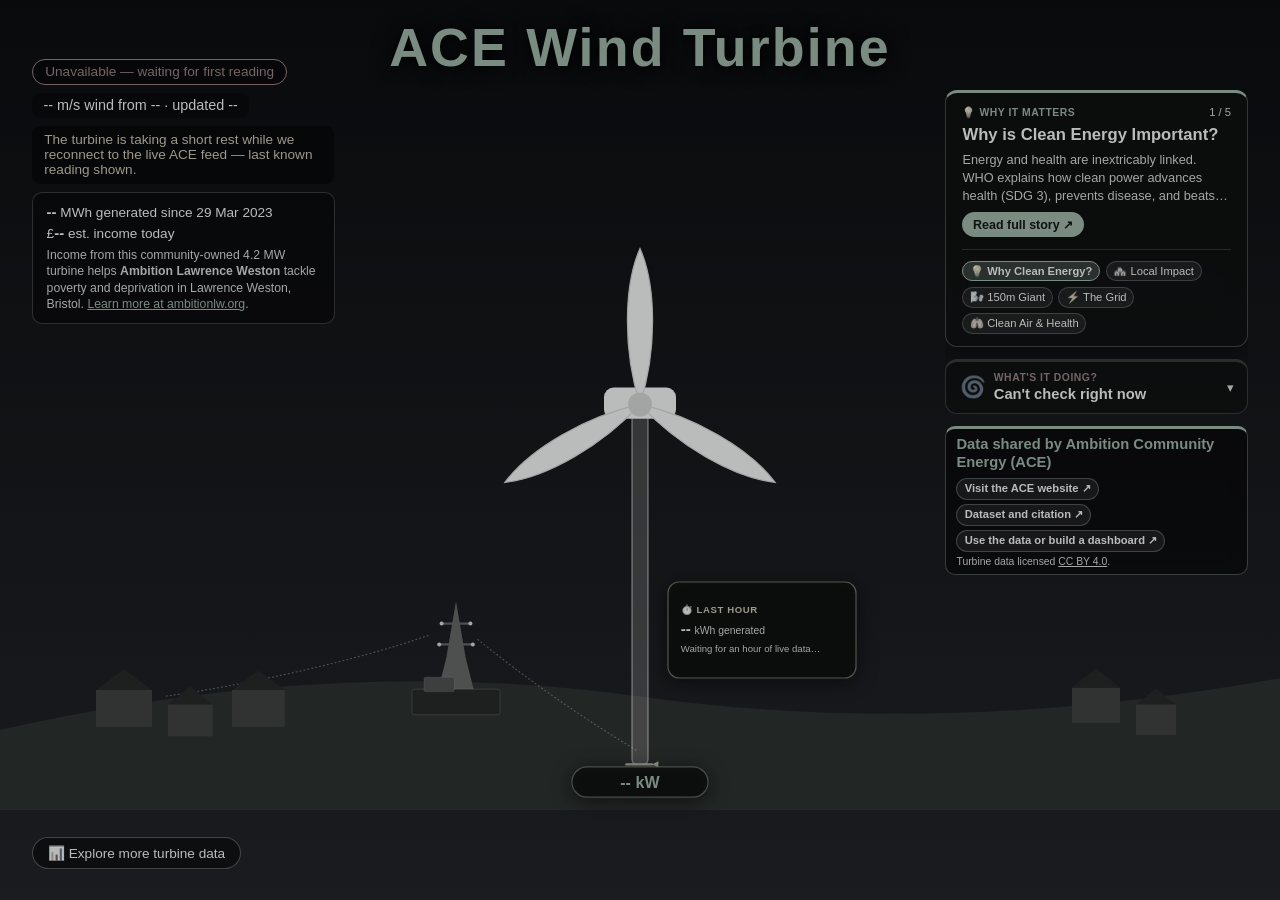
<file: solutions/concept-9-grid-connection/index.html>
<!doctype html>
<html lang="en">
<head>
  <meta charset="UTF-8" />
  <meta name="viewport" content="width=device-width, initial-scale=1" />
  <title>ACE Live Wind — Digital Twin, Community Stories & Status Explainer</title>
  <meta name="description" content="A live animated digital twin of the Ambition Community Energy (ACE) wind turbine in Lawrence Weston, driven by real-time ACE API data, featuring interactive right-hand text pop-ups exploring why clean energy matters, WHO global health linkages, local community impact, and a plain-English explainer for what the turbine is doing right now." />
  <link rel="stylesheet" href="styles.css" />
</head>
<body>
  <div class="scene" id="scene">
    <div class="sky" id="sky"></div>
    <div class="wind-layer" id="wind-layer" aria-hidden="true"></div>

    <svg class="landscape" viewBox="0 0 1600 900" preserveAspectRatio="xMidYMid meet" role="img"
         aria-label="Animated illustration of the ACE wind turbine overlooking Lawrence Weston">
      <defs>
        <linearGradient id="tower-power-gradient" x1="0" y1="1" x2="0" y2="0">
          <stop offset="0%" stop-color="#1f9e63" />
          <stop offset="100%" stop-color="#3ddc84" />
        </linearGradient>
        <clipPath id="tower-clip">
          <rect x="790" y="393" width="20" height="450" rx="6" />
        </clipPath>
        <!-- Diagonal hatch used for the "last hour" average-output band, so it
             reads as a distinct section of the tower from the live power fill. -->
        <pattern id="hour-avg-pattern" width="8" height="8" patternTransform="rotate(45)" patternUnits="userSpaceOnUse">
          <rect width="8" height="8" fill="rgba(255, 200, 87, 0.16)" />
          <line x1="0" y1="0" x2="0" y2="8" stroke="rgba(255, 200, 87, 0.6)" stroke-width="2" />
        </pattern>
      </defs>

      <path class="hill" d="M0,900 L0,800 Q420,705 800,758 T1600,735 L1600,900 Z" />

      <!-- Local substation: makes the "Grid" story (electricity flows from
           turbine → substation → homes) visible rather than only described
           in text. Purely decorative/illustrative, like the houses and
           hill — not driven by live data. -->
      <g class="grid-connection" aria-hidden="true">
        <path d="M795,825 C 720,780 650,730 595,685" class="grid-cable" />
        <path d="M535,682 C 440,715 300,745 205,758" class="grid-cable" />
        <g class="substation" transform="translate(540, 639)">
          <title>Local substation carrying the turbine's power to the grid</title>
          <path d="M30,0 L18,70 L8,110 L52,110 L42,70 Z" class="pylon-leg" />
          <line x1="12" y1="28" x2="48" y2="28" class="pylon-arm" />
          <line x1="9" y1="54" x2="51" y2="54" class="pylon-arm" />
          <circle cx="12" cy="28" r="2.5" class="insulator" />
          <circle cx="48" cy="28" r="2.5" class="insulator" />
          <circle cx="9" cy="54" r="2.5" class="insulator" />
          <circle cx="51" cy="54" r="2.5" class="insulator" />
          <rect x="-25" y="110" width="110" height="32" rx="3" class="substation-yard" />
          <rect x="-10" y="95" width="38" height="18" rx="2" class="substation-transformer" />
        </g>
      </g>

      <g class="houses">
        <g transform="translate(120,750)"><rect width="70" height="46" class="house-body" /><polygon points="0,0 35,-26 70,0" class="house-roof" /></g>
        <g transform="translate(210,768)"><rect width="56" height="40" class="house-body" /><polygon points="0,0 28,-22 56,0" class="house-roof" /></g>
        <g transform="translate(290,750)"><rect width="66" height="46" class="house-body" /><polygon points="0,0 33,-24 66,0" class="house-roof" /></g>
        <g transform="translate(1340,747)"><rect width="60" height="44" class="house-body" /><polygon points="0,0 30,-24 60,0" class="house-roof" /></g>
        <g transform="translate(1420,768)"><rect width="50" height="38" class="house-body" /><polygon points="0,0 25,-20 50,0" class="house-roof" /></g>
      </g>

      <!-- Turbine Tower / Live Active Power Generation Gauge -->
      <g class="tower-gauge" id="tower-gauge" aria-label="Turbine tower active power generation gauge">
        <!-- Tower track background (4.2 MW capacity) -->
        <rect x="790" y="393" width="20" height="450" rx="6" class="tower-track" />
        <!-- Last-hour average-output band (hatched) and live active power fill
             (solid), both rising from the base against the same 0–4.2 MW scale
             as the tower itself. Last-hour kWh is converted to an equivalent
             average kW (kWh ÷ 1h) so it can share this scale — see
             updateHourPanel() in app.js. -->
        <g clip-path="url(#tower-clip)">
          <rect id="hour-avg-fill" x="790" y="843" width="20" height="0" class="tower-hour-avg-fill" />
          <rect id="meter-fill" x="790" y="843" width="20" height="0" class="tower-fill" />
        </g>
        <!-- Tower outer border -->
        <rect x="790" y="393" width="20" height="450" rx="6" class="tower-outline" />

        <!-- Always-visible marker for the last-hour average level, so it stays
             readable even when the live fill currently covers that height. -->
        <g id="hour-avg-marker" class="hour-avg-marker" aria-hidden="true">
          <line id="hour-avg-marker-line" x1="783" y1="843" x2="815" y2="843" class="hour-avg-marker-line" />
          <polygon id="hour-avg-marker-arrow" points="815,843 823,839 823,847" class="hour-avg-marker-arrow" />
        </g>

        <!-- Live active power badge directly under the tower -->
        <g class="tower-power-badge" transform="translate(800, 865)">
          <rect x="-85" y="-19" width="170" height="38" rx="19" class="tower-power-bg" />
          <text text-anchor="middle" dominant-baseline="central" class="tower-power-text">
            <tspan id="power-value" class="tower-power-val">--</tspan>
            <tspan class="tower-power-unit"> kW</tspan>
          </text>
        </g>

        <!-- "Last hour" energy card: floats beside the tower, positioned
             below the rotor's full sweep circle (radius ~195 around the hub
             at 800,393) so the spinning blades never pass over it. The
             dashed marker line above shows where this sits on the tower's
             own 0–4.2 MW scale; this card spells out the exact kWh plus a
             few relatable equivalences (see buildHourMessages() in app.js).
             Text lives in a foreignObject (plain HTML) rather than SVG
             <text>, so it wraps naturally instead of overflowing the card. -->
        <g class="tower-hour-card" transform="translate(835, 615)" aria-label="Electricity generated in the last hour">
          <rect x="0" y="0" width="235" height="120" rx="14" class="tower-hour-card-bg" />
          <foreignObject x="0" y="0" width="235" height="120">
            <div xmlns="http://www.w3.org/1999/xhtml" class="tower-hour-card-content">
              <div class="tower-hour-card-label">⏱️ LAST HOUR</div>
              <div class="tower-hour-card-value">
                <span id="hour-energy-value" class="tower-hour-card-num">--</span>
                <span class="tower-hour-card-unit"> kWh generated</span>
              </div>
              <div class="tower-hour-card-ticker" id="hour-ticker-text">Waiting for an hour of live data…</div>
            </div>
          </foreignObject>
        </g>
      </g>
      <g id="yaw-group">
        <rect x="755" y="372" width="90" height="39" rx="12" class="nacelle" />
        <g id="rotor" class="rotor">
          <path class="blade" d="M800,393 C779,327 779,246 800,198 C821,246 821,327 800,393 Z" />
          <path class="blade" d="M800,393 C779,327 779,246 800,198 C821,246 821,327 800,393 Z" transform="rotate(120 800 393)" />
          <path class="blade" d="M800,393 C779,327 779,246 800,198 C821,246 821,327 800,393 Z" transform="rotate(240 800 393)" />
          <circle cx="800" cy="393" r="15" class="hub" />
        </g>
      </g>
    </svg>

    <h1 class="scene-title">ACE Wind Turbine</h1>

    <!-- Right-hand rail: story dock, status explainer, and credits all stack in one
         flex column so none of them can ever overlap, regardless of content length. -->
    <div class="right-rail">
      <!-- Story & "Why?" dock -->
      <aside class="story-dock" id="story-dock" aria-label="Community Stories and Why Clean Energy Matters">
        <div class="story-dock-top">
          <span class="story-dock-badge">💡 WHY IT MATTERS</span>
          <span class="story-dock-counter" id="story-dock-counter" aria-live="off">1 / 5</span>
        </div>

        <div class="story-dock-teaser" id="story-dock-teaser">
          <h2 class="story-dock-title" id="teaser-title">Why Clean Energy?</h2>
          <p class="story-dock-snippet" id="teaser-snippet">
            Energy and health are inextricably linked. WHO explains how clean power advances health (SDG 3) and beats poverty…
          </p>
          <button type="button" class="story-dock-btn" id="teaser-read-btn">
            Read full story ↗
          </button>
        </div>

        <div class="story-pills" role="tablist" aria-label="Choose story topic">
          <button type="button" class="story-pill active" data-story-id="why-clean-energy" role="tab" aria-selected="true">💡 Why Clean Energy?</button>
          <button type="button" class="story-pill" data-story-id="community-wealth" role="tab" aria-selected="false">🏘️ Local Impact</button>
          <button type="button" class="story-pill" data-story-id="turbine-scale" role="tab" aria-selected="false">🌬️ 150m Giant</button>
          <button type="button" class="story-pill" data-story-id="grid-connection" role="tab" aria-selected="false">⚡ The Grid</button>
          <button type="button" class="story-pill" data-story-id="clean-air" role="tab" aria-selected="false">🫁 Clean Air & Health</button>
        </div>
      </aside>

      <!-- "What's it doing right now?" status explainer -->
      <aside class="status-dock" id="status-dock" aria-label="What the turbine is doing right now">
        <button type="button" class="status-dock-header" id="status-dock-toggle" aria-expanded="false" aria-controls="status-dock-body">
          <span class="status-dock-icon" id="status-dock-icon" aria-hidden="true">🌀</span>
          <span class="status-dock-heading">
            <span class="status-dock-label">WHAT'S IT DOING?</span>
            <span class="status-dock-headline" id="status-dock-headline">Checking…</span>
          </span>
          <span class="status-dock-chevron" id="status-dock-chevron" aria-hidden="true">▾</span>
        </button>

        <div class="status-dock-body" id="status-dock-body" hidden>
          <p class="status-dock-explain" id="status-dock-explain">
            Waiting for a live reading from the turbine…
          </p>

          <button type="button" class="status-dock-specs-toggle" id="status-dock-specs-toggle" aria-expanded="false" aria-controls="status-dock-specs">
            Show turbine specs ▾
          </button>
          <div class="status-dock-specs" id="status-dock-specs" hidden>
            <dl class="status-dock-specs-list" id="status-dock-specs-list">
              <div class="status-dock-specs-row"><dt>Model</dt><dd id="spec-model">--</dd></div>
              <div class="status-dock-specs-row"><dt>Serial number</dt><dd id="spec-serial">--</dd></div>
              <div class="status-dock-specs-row"><dt>Rated power</dt><dd id="spec-power">--</dd></div>
              <div class="status-dock-specs-row"><dt>In operation since</dt><dd id="spec-commissioned">--</dd></div>
              <div class="status-dock-specs-row"><dt>Location</dt><dd id="spec-location">--</dd></div>
            </dl>

            <p class="status-dock-specs-note">
              Live from ACE's API. <strong>"EP3-CS02"</strong> is Enercon's
              control-platform code for this Enercon E-115 EP3 turbine.
            </p>
            <dl class="status-dock-specs-list status-dock-specs-list--reference">
              <div class="status-dock-specs-row"><dt>Rotor diameter</dt><dd>115.7 m</dd></div>
              <div class="status-dock-specs-row"><dt>Swept area</dt><dd>10,515.5 m²</dd></div>
              <div class="status-dock-specs-row"><dt>Hub height</dt><dd>92 m</dd></div>
              <div class="status-dock-specs-row"><dt>Tip height</dt><dd>150 m</dd></div>
            </dl>
            <p class="status-dock-specs-note">
              Enercon E-115 dimensions, from Enercon's own data sheet and
              Wikipedia's sourced technical summary for this turbine — not
              pulled from ACE's live API.
              <a href="https://en.wikipedia.org/wiki/Ambition_Community_Energy" target="_blank" rel="noopener">Wikipedia ↗</a>
              ·
              <a href="https://pdf.archiexpo.com/viewerCatalog/enercon/data-sheets-enercon/88093-354545-_21.html#open" target="_blank" rel="noopener">Enercon E-115 data sheet ↗</a>
            </p>
          </div>
        </div>
      </aside>

      <!-- Credits and outbound links -->
      <div class="credits-box">
        <p class="credits-title">Data shared by Ambition Community Energy (ACE)</p>
        <div class="credits-links">
          <a class="credits-link" href="https://ambitioncommunityenergy.org/" target="_blank" rel="noopener">Visit the ACE website ↗</a>
          <a class="credits-link" href="https://doi.org/10.5281/zenodo.22662372" target="_blank" rel="noopener">Dataset and citation ↗</a>
          <a class="credits-link" href="https://ace-api.duckdns.org/dashboard/" target="_blank" rel="noopener">Use the data or build a dashboard ↗</a>
        </div>
        <p class="credits-fineprint">
          Turbine data licensed <a href="https://creativecommons.org/licenses/by/4.0/" target="_blank" rel="noopener">CC BY 4.0</a>.
        </p>
      </div>
    </div>

    <!-- Left-hand side live status & mission overlay -->
    <div class="overlay">
      <div class="freshness" id="freshness" role="status">Connecting…</div>
      <div class="readout">
        <span id="wind-value">--</span> m/s wind from <span id="heading-value">--</span> · updated <span id="observed-value">--</span>
      </div>
      <div class="fallback-message" id="fallback-message" hidden>
        The turbine is taking a short rest while we reconnect to the live ACE feed — last known reading shown.
      </div>

      <div class="info-panel">
        <div class="info-stat"><strong id="lifetime-energy">--</strong> MWh generated since 29 Mar 2023</div>
        <div class="info-stat">£<strong id="income-today">--</strong> est. income today</div>
        <p class="mission">
          Income from this community-owned 4.2 MW turbine helps <strong>Ambition Lawrence Weston</strong>
          tackle poverty and deprivation in Lawrence Weston, Bristol.
          <a href="https://www.ambitionlw.org/" target="_blank" rel="noopener">Learn more at ambitionlw.org</a>.
        </p>
      </div>
    </div>

    <!-- Bottom-left: Collapsible 17-signal explorer -->
    <div class="explorer" id="explorer">
      <button type="button" class="explorer-toggle" id="explorer-toggle" aria-expanded="false" aria-controls="explorer-panel">
        📊 Explore more turbine data
      </button>
      <div class="explorer-panel" id="explorer-panel" hidden>
        <label class="explorer-label" for="signal-select">Choose a signal</label>
        <select id="signal-select" class="explorer-select"></select>

        <div class="explorer-value-row">
          <span class="explorer-value" id="signal-value">--</span>
          <span class="explorer-unit" id="signal-unit"></span>
        </div>
        <div class="explorer-freshness" id="signal-freshness">--</div>

        <div class="explorer-chart-wrap">
          <svg id="signal-chart" class="explorer-chart" viewBox="0 0 600 180" preserveAspectRatio="none" role="img" aria-label="Recent history chart for the selected signal"></svg>
          <div class="explorer-chart-status" id="chart-status">Loading history…</div>
        </div>
        <div class="explorer-legend" id="signal-legend" hidden></div>

        <p class="explorer-note">
          History is a recent sample from the live ACE feed, not a guarantee of every reading.
          See this concept's README for each signal's exact source, resolution and update cadence.
        </p>
      </div>
    </div>
  </div>

  <!-- Interactive Story Pop-up Modal -->
  <div class="story-modal-backdrop" id="story-modal-backdrop" hidden>
    <div class="story-modal" id="story-modal" role="dialog" aria-modal="true" aria-labelledby="modal-title">
      <div class="modal-header">
        <div class="modal-tag-row">
          <span class="modal-tag" id="modal-tag">GLOBAL HEALTH & SDGS</span>
        </div>
        <button type="button" class="modal-close" id="modal-close" aria-label="Close story dialog">✕</button>
      </div>

      <div class="modal-title-row">
        <span class="modal-icon" id="modal-icon">💡</span>
        <div>
          <h2 class="modal-title" id="modal-title">Why Clean Energy?</h2>
          <p class="modal-subtitle" id="modal-subtitle">Energy and health are inextricably linked — from global goals to our homes in Lawrence Weston.</p>
        </div>
      </div>

      <div class="modal-sdgs" id="modal-sdgs" aria-label="Related Sustainable Development Goals"></div>

      <div class="modal-body" id="modal-body">
        <!-- Injected dynamically from app.js -->
      </div>

      <div class="modal-links" id="modal-links">
        <!-- Outbound source links injected here -->
      </div>

      <div class="modal-footer">
        <button type="button" class="modal-nav-btn" id="modal-prev-btn">← Previous topic</button>
        <div class="modal-dots" id="modal-dots" aria-hidden="true"></div>
        <button type="button" class="modal-nav-btn" id="modal-next-btn">Next topic →</button>
      </div>
    </div>
  </div>

  <script type="module" src="app.js"></script>
</body>
</html>
</file>
<file: solutions/concept-1-turbine-right-now/styles.css>
:root {
  color-scheme: dark;
  --sky-top: #0b2545;
  --sky-bottom: #2f6690;
  --card-bg: rgba(255, 255, 255, 0.06);
  --card-border: rgba(255, 255, 255, 0.14);
  --text: #f3f7fb;
  --muted: #b7c6d9;
  --good: #3ddc84;
  --stale: #ffc857;
  --offline: #ff6b6b;
  --turbine: #e9f1f8;
  --turbine-shadow: #c3d3e3;
}

* {
  box-sizing: border-box;
}

html,
body {
  height: 100%;
  margin: 0;
}

body {
  font-family: "Segoe UI", Roboto, Helvetica, Arial, sans-serif;
  color: var(--text);
  background: linear-gradient(180deg, var(--sky-top) 0%, var(--sky-bottom) 100%);
  overflow: hidden;
}

.stage {
  min-height: 100vh;
  display: flex;
  flex-direction: column;
  padding: clamp(1rem, 2vw, 2rem);
}

.topbar {
  display: flex;
  justify-content: space-between;
  align-items: center;
  font-size: clamp(1rem, 1.6vw, 1.3rem);
}

.brand {
  font-weight: 600;
  letter-spacing: 0.02em;
}

.brand-icon {
  margin-right: 0.4em;
}

.freshness {
  padding: 0.35em 0.9em;
  border-radius: 999px;
  background: rgba(255, 255, 255, 0.1);
  border: 1px solid var(--card-border);
  font-size: 0.85em;
}

.freshness.good {
  color: var(--good);
  border-color: var(--good);
}

.freshness.stale {
  color: var(--stale);
  border-color: var(--stale);
}

.freshness.offline {
  color: var(--offline);
  border-color: var(--offline);
}

.hero {
  flex: 1;
  display: flex;
  align-items: center;
  justify-content: center;
  gap: clamp(1.5rem, 5vw, 5rem);
  flex-wrap: wrap;
}

.turbine-wrap {
  width: min(32vw, 320px);
}

#turbine-svg {
  width: 100%;
  height: auto;
  overflow: visible;
}

.tower {
  fill: var(--turbine-shadow);
}

.nacelle {
  fill: var(--turbine);
}

.hub {
  fill: var(--turbine-shadow);
}

.rotor .blade path {
  fill: var(--turbine);
  stroke: var(--turbine-shadow);
  stroke-width: 1;
}

.rotor {
  animation: spin linear infinite;
  animation-duration: 8s;
  animation-play-state: paused;
}

.rotor.spinning {
  animation-play-state: running;
}

@keyframes spin {
  from {
    transform: rotate(0deg);
  }
  to {
    transform: rotate(360deg);
  }
}

.compass-ring {
  fill: none;
  stroke: rgba(255, 255, 255, 0.25);
  stroke-width: 2;
  stroke-dasharray: 4 6;
}

.compass-needle {
  transition: transform 0.6s ease-out;
  fill: var(--good);
}

.compass-label {
  fill: var(--muted);
  font-size: 13px;
}

.stats {
  text-align: center;
  min-width: min(90vw, 360px);
}

.power-figure {
  font-size: clamp(3.5rem, 10vw, 7rem);
  font-weight: 700;
  line-height: 1;
}

.power-figure .unit {
  font-size: 0.35em;
  margin-left: 0.2em;
  color: var(--muted);
  font-weight: 400;
}

.power-caption {
  color: var(--muted);
  margin-top: 0.25em;
  font-size: clamp(0.9rem, 1.4vw, 1.2rem);
  text-transform: uppercase;
  letter-spacing: 0.08em;
}

.substats {
  display: flex;
  justify-content: center;
  gap: clamp(1rem, 3vw, 2.5rem);
  margin-top: 1.5rem;
  flex-wrap: wrap;
}

.stat {
  display: flex;
  flex-direction: column;
  gap: 0.2em;
}

.stat .label {
  font-size: 0.8em;
  color: var(--muted);
  text-transform: uppercase;
  letter-spacing: 0.06em;
}

.stat .value {
  font-size: clamp(1.2rem, 2vw, 1.6rem);
  font-weight: 600;
}

.observed {
  margin-top: 1.5rem;
  color: var(--muted);
  font-size: 0.9rem;
}

.facts {
  border-top: 1px solid var(--card-border);
  padding-top: 1rem;
  text-align: center;
}

.fact-row {
  display: flex;
  justify-content: center;
  gap: clamp(1.5rem, 5vw, 4rem);
  flex-wrap: wrap;
  margin-bottom: 1rem;
}

.fact {
  display: flex;
  flex-direction: column;
}

.fact-value {
  font-size: clamp(1.3rem, 2.2vw, 1.8rem);
  font-weight: 700;
}

.fact-label {
  color: var(--muted);
  font-size: 0.8rem;
}

.mission {
  max-width: 60ch;
  margin: 0 auto 0.5rem;
  color: var(--text);
  font-size: 0.95rem;
}

.credit {
  max-width: 70ch;
  margin: 0 auto;
  color: var(--muted);
  font-size: 0.75rem;
}

a {
  color: inherit;
}

@media (prefers-reduced-motion: reduce) {
  .rotor {
    animation: none;
  }
}
</file>
<file: solutions/concept-2-power-for-lawrence-weston/styles.css>
:root {
  color-scheme: dark;
  --bg-top: #063b2c;
  --bg-bottom: #0b5e45;
  --accent: #8fe3c0;
  --text: #f4fbf8;
  --muted: #bcd9cd;
  --good: #3ddc84;
  --stale: #ffc857;
  --offline: #ff6b6b;
}

* {
  box-sizing: border-box;
}

html,
body {
  height: 100%;
  margin: 0;
}

body {
  font-family: "Segoe UI", Roboto, Helvetica, Arial, sans-serif;
  color: var(--text);
  background: linear-gradient(160deg, var(--bg-top) 0%, var(--bg-bottom) 100%);
  overflow: hidden;
}

.screen {
  height: 100vh;
  display: flex;
  flex-direction: column;
  padding: clamp(1rem, 2vw, 2rem);
}

.bar {
  display: flex;
  justify-content: space-between;
  align-items: center;
  font-size: clamp(0.95rem, 1.4vw, 1.2rem);
}

.brand {
  font-weight: 700;
}

.brand .dim {
  font-weight: 400;
  color: var(--muted);
}

.freshness {
  padding: 0.35em 0.9em;
  border-radius: 999px;
  background: rgba(255, 255, 255, 0.08);
  border: 1px solid rgba(255, 255, 255, 0.18);
  font-size: 0.85em;
}

.freshness.good {
  color: var(--good);
  border-color: var(--good);
}

.freshness.stale {
  color: var(--stale);
  border-color: var(--stale);
}

.freshness.offline {
  color: var(--offline);
  border-color: var(--offline);
}

.slides {
  position: relative;
  flex: 1;
}

.slide {
  position: absolute;
  inset: 0;
  display: flex;
  flex-direction: column;
  align-items: center;
  justify-content: center;
  text-align: center;
  opacity: 0;
  visibility: hidden;
  transform: translateY(12px);
  transition: opacity 0.6s ease, transform 0.6s ease, visibility 0.6s;
  padding: 1rem clamp(1rem, 6vw, 8rem);
}

.slide.active {
  opacity: 1;
  visibility: visible;
  transform: translateY(0);
}

.eyebrow {
  text-transform: uppercase;
  letter-spacing: 0.12em;
  color: var(--accent);
  font-size: clamp(0.95rem, 1.6vw, 1.3rem);
  margin: 0 0 0.5rem;
}

.big-stat {
  font-size: clamp(3.2rem, 9vw, 6.5rem);
  font-weight: 800;
  line-height: 1;
}

.big-stat .unit {
  font-size: 0.35em;
  margin-left: 0.2em;
  color: var(--muted);
  font-weight: 400;
}

.sub {
  color: var(--muted);
  margin: 0.5rem 0 0;
  font-size: clamp(1rem, 1.6vw, 1.3rem);
}

.detail {
  margin-top: 1rem;
  font-size: clamp(1rem, 1.6vw, 1.3rem);
}

.timestamp {
  margin-top: 1.5rem;
  color: var(--muted);
  font-size: 0.9rem;
}

.mission {
  max-width: 55ch;
  margin: 1.25rem auto 0;
  font-size: clamp(1rem, 1.6vw, 1.3rem);
}

.footnote {
  max-width: 55ch;
  margin: 0.75rem auto 0;
  color: var(--muted);
  font-size: 0.9rem;
}

.turbine-icon {
  width: min(22vw, 160px);
  height: auto;
  margin-bottom: 0.5rem;
}

.credit {
  max-width: 65ch;
  margin: 0.75rem auto 0;
  color: var(--muted);
  font-size: 0.75rem;
}

.dots {
  display: flex;
  justify-content: center;
  gap: 0.6rem;
  padding-top: 0.75rem;
}

.dot {
  width: 10px;
  height: 10px;
  border-radius: 999px;
  border: none;
  background: rgba(255, 255, 255, 0.25);
  cursor: pointer;
  padding: 0;
}

.dot.active {
  background: var(--accent);
}

.dot:focus-visible {
  outline: 2px solid var(--accent);
  outline-offset: 2px;
}

a {
  color: inherit;
}

@media (prefers-reduced-motion: reduce) {
  .slide {
    transition: none;
  }
}
</file>
<file: solutions/concept-3-live-digital-twin/styles.css>
:root {
  --good: #3ddc84;
  --stale: #ffc857;
  --offline: #ff6b6b;
  --text: #f4fbf8;
  --muted: #cfe3dc;
}

* {
  box-sizing: border-box;
}

html,
body {
  height: 100%;
  margin: 0;
}

body {
  font-family: "Segoe UI", Roboto, Helvetica, Arial, sans-serif;
  color: var(--text);
  overflow: hidden;
}

.scene {
  position: relative;
  width: 100vw;
  height: 100vh;
  overflow: hidden;
  transition: filter 1.2s ease;
}

.scene.offline {
  filter: grayscale(0.85) brightness(0.75);
}

.sky {
  position: absolute;
  inset: 0;
  background: linear-gradient(180deg, var(--sky-a, #2b6cb0) 0%, var(--sky-b, #bcdffb) 100%);
  transition: background 3s ease;
}

.wind-layer {
  position: absolute;
  inset: 0;
  overflow: hidden;
  pointer-events: none;
}

.streak {
  position: absolute;
  height: 2px;
  width: 9%;
  border-radius: 2px;
  background: rgba(255, 255, 255, 0.55);
  left: -12%;
  animation-name: streak-move;
  animation-timing-function: linear;
  animation-iteration-count: infinite;
}

@keyframes streak-move {
  from {
    transform: translateX(0);
  }
  to {
    transform: translateX(112vw);
  }
}

.landscape {
  position: absolute;
  inset: 0;
  width: 100%;
  height: 100%;
}

.hill {
  fill: #163a2c;
}

.house-body {
  fill: #2d4a3e;
}

.house-roof {
  fill: #1c2f27;
}

.tower {
  fill: #e9f1f8;
}

.nacelle {
  fill: #f4fbf8;
}

.hub {
  fill: #cfe0d6;
}

.rotor .blade {
  fill: #f4fbf8;
  stroke: #cfe0d6;
  stroke-width: 1.5;
}

#yaw-group {
  transition: transform 1.2s ease-out;
}

.meter {
  position: absolute;
  right: clamp(1rem, 3vw, 2.5rem);
  top: 18%;
  display: flex;
  flex-direction: column;
  align-items: center;
  gap: 0.5rem;
}

.meter-track {
  width: 18px;
  height: 42vh;
  border-radius: 999px;
  background: rgba(255, 255, 255, 0.18);
  border: 1px solid rgba(255, 255, 255, 0.3);
  display: flex;
  align-items: flex-end;
  overflow: hidden;
}

.meter-fill {
  width: 100%;
  height: 0%;
  background: linear-gradient(180deg, #3ddc84, #1f9e63);
  transition: height 1s ease-out;
}

.meter-label {
  font-size: clamp(1rem, 1.6vw, 1.4rem);
  font-weight: 700;
}

.meter-sub {
  font-size: 0.75rem;
  color: var(--muted);
  text-align: center;
  max-width: 10ch;
}

.overlay {
  position: absolute;
  left: clamp(1rem, 3vw, 2rem);
  top: clamp(1rem, 3vw, 2rem);
  bottom: clamp(1rem, 3vw, 2rem);
  display: flex;
  flex-direction: column;
  gap: 0.5rem;
  align-items: flex-start;
  overflow-y: auto;
  max-width: min(36ch, 46vw);
}
}

.freshness {
  padding: 0.35em 0.9em;
  border-radius: 999px;
  background: rgba(0, 0, 0, 0.35);
  border: 1px solid rgba(255, 255, 255, 0.3);
  font-size: 0.85em;
}

.freshness.good {
  color: var(--good);
  border-color: var(--good);
}

.freshness.stale {
  color: var(--stale);
  border-color: var(--stale);
}

.freshness.offline {
  color: var(--offline);
  border-color: var(--offline);
}

.readout {
  background: rgba(0, 0, 0, 0.35);
  padding: 0.3em 0.8em;
  border-radius: 8px;
  font-size: 0.9rem;
}

.fallback-message {
  background: rgba(0, 0, 0, 0.5);
  padding: 0.5em 0.9em;
  border-radius: 8px;
  font-size: 0.85rem;
  max-width: 40ch;
  color: var(--stale);
}

.info-panel {
  flex-shrink: 0;
  max-width: 100%;
  background: rgba(0, 0, 0, 0.4);
  border: 1px solid rgba(255, 255, 255, 0.2);
  border-radius: 10px;
  padding: 0.7em 1em;
  font-size: 0.85rem;
}

.info-stat {
  margin-bottom: 0.3em;
}

.info-stat strong {
  font-size: 1.1em;
}

.info-panel .mission {
  margin: 0.5em 0 0;
  color: var(--muted);
  font-size: 0.9em;
  line-height: 1.35;
}

.info-panel .mission a {
  color: var(--good);
}

.credit-corner {
  position: absolute;
  right: clamp(0.75rem, 2vw, 1.5rem);
  bottom: clamp(0.5rem, 2vw, 1rem);
  font-size: 0.7rem;
  color: rgba(255, 255, 255, 0.75);
  background: rgba(0, 0, 0, 0.3);
  padding: 0.3em 0.7em;
  border-radius: 6px;
}

.credit-corner a {
  color: inherit;
}

@media (prefers-reduced-motion: reduce) {
  .streak {
    animation: none;
  }
}
</file>
<file: solutions/concept-4-live-digital-twin-extended/styles.css>
:root {
  --good: #3ddc84;
  --stale: #ffc857;
  --offline: #ff6b6b;
  --text: #f4fbf8;
  --muted: #cfe3dc;
}

* {
  box-sizing: border-box;
}

html,
body {
  height: 100%;
  margin: 0;
}

body {
  font-family: "Segoe UI", Roboto, Helvetica, Arial, sans-serif;
  color: var(--text);
  overflow: hidden;
}

.scene {
  position: relative;
  width: 100vw;
  height: 100vh;
  overflow: hidden;
  transition: filter 1.2s ease;
}

.scene.offline {
  filter: grayscale(0.85) brightness(0.75);
}

.sky {
  position: absolute;
  inset: 0;
  background: linear-gradient(180deg, var(--sky-a, #2b6cb0) 0%, var(--sky-b, #bcdffb) 100%);
  transition: background 3s ease;
}

.wind-layer {
  position: absolute;
  inset: 0;
  overflow: hidden;
  pointer-events: none;
}

.streak {
  position: absolute;
  height: 2px;
  width: 9%;
  border-radius: 2px;
  background: rgba(255, 255, 255, 0.55);
  left: -12%;
  animation-name: streak-move;
  animation-timing-function: linear;
  animation-iteration-count: infinite;
}

@keyframes streak-move {
  from {
    transform: translateX(0);
  }
  to {
    transform: translateX(112vw);
  }
}

.landscape {
  position: absolute;
  inset: 0;
  width: 100%;
  height: 100%;
}

.hill {
  fill: #163a2c;
}

.house-body {
  fill: #2d4a3e;
}

.house-roof {
  fill: #1c2f27;
}

.tower {
  fill: #e9f1f8;
}

.nacelle {
  fill: #f4fbf8;
}

.hub {
  fill: #cfe0d6;
}

.rotor .blade {
  fill: #f4fbf8;
  stroke: #cfe0d6;
  stroke-width: 1.5;
}

#yaw-group {
  transition: transform 1.2s ease-out;
}

.meter {
  position: absolute;
  right: clamp(1rem, 3vw, 2.5rem);
  top: 18%;
  display: flex;
  flex-direction: column;
  align-items: center;
  gap: 0.5rem;
}

.meter-track {
  width: 18px;
  height: 42vh;
  border-radius: 999px;
  background: rgba(255, 255, 255, 0.18);
  border: 1px solid rgba(255, 255, 255, 0.3);
  display: flex;
  align-items: flex-end;
  overflow: hidden;
}

.meter-fill {
  width: 100%;
  height: 0%;
  background: linear-gradient(180deg, #3ddc84, #1f9e63);
  transition: height 1s ease-out;
}

.meter-label {
  font-size: clamp(1rem, 1.6vw, 1.4rem);
  font-weight: 700;
}

.meter-sub {
  font-size: 0.75rem;
  color: var(--muted);
  text-align: center;
  max-width: 10ch;
}

.overlay {
  position: absolute;
  left: clamp(1rem, 3vw, 2rem);
  top: clamp(1rem, 3vw, 2rem);
  bottom: clamp(1rem, 3vw, 2rem);
  display: flex;
  flex-direction: column;
  gap: 0.5rem;
  align-items: flex-start;
  overflow-y: auto;
  max-width: min(36ch, 46vw);
}

.freshness {
  padding: 0.35em 0.9em;
  border-radius: 999px;
  background: rgba(0, 0, 0, 0.35);
  border: 1px solid rgba(255, 255, 255, 0.3);
  font-size: 0.85em;
}

.freshness.good {
  color: var(--good);
  border-color: var(--good);
}

.freshness.stale {
  color: var(--stale);
  border-color: var(--stale);
}

.freshness.offline {
  color: var(--offline);
  border-color: var(--offline);
}

.readout {
  background: rgba(0, 0, 0, 0.35);
  padding: 0.3em 0.8em;
  border-radius: 8px;
  font-size: 0.9rem;
}

.fallback-message {
  background: rgba(0, 0, 0, 0.5);
  padding: 0.5em 0.9em;
  border-radius: 8px;
  font-size: 0.85rem;
  max-width: 40ch;
  color: var(--stale);
}

.info-panel {
  flex-shrink: 0;
  max-width: 100%;
  background: rgba(0, 0, 0, 0.4);
  border: 1px solid rgba(255, 255, 255, 0.2);
  border-radius: 10px;
  padding: 0.7em 1em;
  font-size: 0.85rem;
}

.info-stat {
  margin-bottom: 0.3em;
}

.info-stat strong {
  font-size: 1.1em;
}

.info-panel .mission {
  margin: 0.5em 0 0;
  color: var(--muted);
  font-size: 0.9em;
  line-height: 1.35;
}

.info-panel .mission a {
  color: var(--good);
}

.explorer {
  position: absolute;
  left: clamp(1rem, 3vw, 2rem);
  bottom: clamp(1rem, 3vw, 2rem);
  max-width: min(44ch, 90vw);
  z-index: 2;
}

.explorer-toggle {
  font-family: inherit;
  font-size: 0.85rem;
  color: var(--text);
  background: rgba(0, 0, 0, 0.45);
  border: 1px solid rgba(255, 255, 255, 0.3);
  border-radius: 999px;
  padding: 0.5em 1.1em;
  cursor: pointer;
}

.explorer-toggle:hover,
.explorer-toggle:focus-visible {
  background: rgba(0, 0, 0, 0.6);
}

.explorer-panel {
  margin-top: 0.6em;
  background: rgba(0, 0, 0, 0.55);
  border: 1px solid rgba(255, 255, 255, 0.25);
  border-radius: 10px;
  padding: 0.9em 1em;
  max-height: min(60vh, 460px);
  overflow-y: auto;
}

.explorer-label {
  display: block;
  font-size: 0.75rem;
  color: var(--muted);
  margin-bottom: 0.3em;
}

.explorer-select {
  width: 100%;
  font-family: inherit;
  font-size: 0.9rem;
  padding: 0.4em 0.5em;
  border-radius: 6px;
  border: 1px solid rgba(255, 255, 255, 0.3);
  background: rgba(255, 255, 255, 0.08);
  color: var(--text);
}

.explorer-select option,
.explorer-select optgroup {
  color: #111;
}

.explorer-value-row {
  margin-top: 0.7em;
  display: flex;
  align-items: baseline;
  gap: 0.4em;
}

.explorer-value {
  font-size: clamp(1.3rem, 2.4vw, 1.8rem);
  font-weight: 700;
}

.explorer-unit {
  font-size: 0.9rem;
  color: var(--muted);
}

.explorer-freshness {
  font-size: 0.75rem;
  margin-top: 0.15em;
}

.explorer-freshness.good {
  color: var(--good);
}

.explorer-freshness.stale {
  color: var(--stale);
}

.explorer-freshness.offline {
  color: var(--offline);
}

.explorer-chart-wrap {
  position: relative;
  margin-top: 0.7em;
  background: rgba(255, 255, 255, 0.05);
  border-radius: 8px;
  border: 1px solid rgba(255, 255, 255, 0.15);
}

.explorer-chart {
  display: block;
  width: 100%;
  height: 120px;
}

.chart-line {
  fill: none;
  stroke-width: 2;
}

.chart-axis-label {
  fill: var(--muted);
  font-size: 10px;
}

.explorer-chart-status {
  position: absolute;
  inset: 0;
  display: flex;
  align-items: center;
  justify-content: center;
  font-size: 0.8rem;
  color: var(--muted);
  text-align: center;
  padding: 0.5em;
}

.explorer-chart-status[hidden] {
  display: none;
}

.explorer-legend {
  display: flex;
  gap: 1em;
  margin-top: 0.5em;
  font-size: 0.75rem;
  color: var(--muted);
}

.explorer-legend[hidden] {
  display: none;
}

.legend-item {
  display: inline-flex;
  align-items: center;
  gap: 0.35em;
}

.legend-swatch {
  width: 10px;
  height: 10px;
  border-radius: 2px;
  display: inline-block;
}

.explorer-note {
  margin: 0.7em 0 0;
  font-size: 0.7rem;
  color: var(--muted);
  line-height: 1.35;
}

.credit-corner {
  position: absolute;
  right: clamp(0.75rem, 2vw, 1.5rem);
  bottom: clamp(0.5rem, 2vw, 1rem);
  font-size: 0.7rem;
  color: rgba(255, 255, 255, 0.75);
  background: rgba(0, 0, 0, 0.3);
  padding: 0.3em 0.7em;
  border-radius: 6px;
}

.credit-corner a {
  color: inherit;
}

@media (prefers-reduced-motion: reduce) {
  .streak {
    animation: none;
  }
}
</file>
<file: solutions/concept-5-live-digital-twin-plus/styles.css>
:root {
  --good: #3ddc84;
  --stale: #ffc857;
  --offline: #ff6b6b;
  --text: #f4fbf8;
  --muted: #cfe3dc;
}

* {
  box-sizing: border-box;
}

html,
body {
  height: 100%;
  margin: 0;
}

body {
  font-family: "Segoe UI", Roboto, Helvetica, Arial, sans-serif;
  color: var(--text);
  overflow: hidden;
}

.scene {
  position: relative;
  width: 100vw;
  height: 100vh;
  overflow: hidden;
  transition: filter 1.2s ease;
}

.scene.offline {
  filter: grayscale(0.85) brightness(0.75);
}

.sky {
  position: absolute;
  inset: 0;
  background: linear-gradient(180deg, var(--sky-a, #2b6cb0) 0%, var(--sky-b, #bcdffb) 100%);
  transition: background 3s ease;
}

.wind-layer {
  position: absolute;
  inset: 0;
  overflow: hidden;
  pointer-events: none;
}

.streak {
  position: absolute;
  height: 2px;
  width: 9%;
  border-radius: 2px;
  background: rgba(255, 255, 255, 0.55);
  left: -12%;
  animation-name: streak-move;
  animation-timing-function: linear;
  animation-iteration-count: infinite;
}

@keyframes streak-move {
  from {
    transform: translateX(0);
  }
  to {
    transform: translateX(112vw);
  }
}

.landscape {
  position: absolute;
  inset: 0;
  width: 100%;
  height: 100%;
}

.hill {
  fill: #163a2c;
}

.house-body {
  fill: #2d4a3e;
}

.house-roof {
  fill: #1c2f27;
}

.tower {
  fill: #e9f1f8;
}

.nacelle {
  fill: #f4fbf8;
}

.hub {
  fill: #cfe0d6;
}

.rotor .blade {
  fill: #f4fbf8;
  stroke: #cfe0d6;
  stroke-width: 1.5;
}

#yaw-group {
  transition: transform 1.2s ease-out;
}

.right-column {
  position: absolute;
  right: clamp(1rem, 3vw, 2rem);
  top: clamp(1rem, 3vw, 2rem);
  bottom: clamp(1rem, 3vw, 2rem);
  display: flex;
  flex-direction: column;
  align-items: flex-end;
  gap: 1rem;
  overflow: hidden;
}

.meter {
  display: flex;
  flex-direction: column;
  align-items: center;
  gap: 0.5rem;
}

.meter-track {
  width: 18px;
  height: 42vh;
  border-radius: 999px;
  background: rgba(255, 255, 255, 0.18);
  border: 1px solid rgba(255, 255, 255, 0.3);
  display: flex;
  align-items: flex-end;
  overflow: hidden;
}

.meter-fill {
  width: 100%;
  height: 0%;
  background: linear-gradient(180deg, #3ddc84, #1f9e63);
  transition: height 1s ease-out;
}

.meter-label {
  font-size: clamp(1rem, 1.6vw, 1.4rem);
  font-weight: 700;
}

.meter-sub {
  font-size: 0.75rem;
  color: var(--muted);
  text-align: center;
  max-width: 10ch;
}

.scene-title {
  position: absolute;
  top: clamp(1rem, 3vw, 2rem);
  left: 50%;
  transform: translateX(-50%);
  margin: 0;
  padding: 0.3em 1em;
  background: rgba(0, 0, 0, 0.3);
  border-radius: 999px;
  font-size: clamp(1.2rem, 2.2vw, 1.8rem);
  font-weight: 700;
  text-align: center;
  white-space: nowrap;
  z-index: 1;
}

.overlay {
  position: absolute;
  left: clamp(1rem, 3vw, 2rem);
  top: clamp(1rem, 3vw, 2rem);
  bottom: clamp(1rem, 3vw, 2rem);
  display: flex;
  flex-direction: column;
  gap: 0.6rem;
  align-items: flex-start;
  overflow-y: auto;
  /* Narrower than before (on purpose, so the mission text wraps sooner) but
     still capped so it can never reach into the top-right readout's own
     reserved space, nor into the centred title's own reserved half-width,
     on any screen width. The 18rem term is a fixed width (not tied to the
     viewport) so the mission text wraps the same way on any screen. */
  max-width: min(18rem, max(calc(100vw - 15rem - 7rem), 12rem), max(calc(50vw - 22.5rem), 12rem));
}

.freshness {
  padding: 0.4em 1em;
  border-radius: 999px;
  background: rgba(0, 0, 0, 0.35);
  border: 1px solid rgba(255, 255, 255, 0.3);
  font-size: 1.05rem;
}

.freshness.good {
  color: var(--good);
  border-color: var(--good);
}

.freshness.stale {
  color: var(--stale);
  border-color: var(--stale);
}

.freshness.offline {
  color: var(--offline);
  border-color: var(--offline);
}

.readout {
  background: rgba(0, 0, 0, 0.35);
  padding: 0.35em 0.9em;
  border-radius: 8px;
  font-size: 1rem;
  max-width: 24ch;
  text-align: center;
  flex-shrink: 0;
  margin-right: 1.75rem;
}

.fallback-message {
  background: rgba(0, 0, 0, 0.5);
  padding: 0.55em 1em;
  border-radius: 8px;
  font-size: 1rem;
  max-width: 44ch;
  color: var(--stale);
}

.info-panel {
  flex-shrink: 0;
  max-width: 100%;
  background: rgba(0, 0, 0, 0.4);
  border: 1px solid rgba(255, 255, 255, 0.2);
  border-radius: 10px;
  padding: 0.6em 0.9em;
  font-size: 0.85rem;
}

.info-stat {
  margin: 0 0 0.25em;
}

.info-stat strong {
  font-size: 1.1em;
}

.info-panel .mission {
  margin: 0.4em 0 0;
  color: var(--muted);
  font-size: 0.9em;
  line-height: 1.3;
}

.info-panel .mission a {
  color: var(--good);
}

.explorer {
  position: absolute;
  left: clamp(1rem, 3vw, 2rem);
  bottom: clamp(1rem, 3vw, 2rem);
  max-width: min(76ch, 96vw);
  z-index: 2;
}

.explorer-toggle {
  font-family: inherit;
  font-size: 0.92rem;
  color: var(--text);
  background: rgba(0, 0, 0, 0.45);
  border: 1px solid rgba(255, 255, 255, 0.3);
  border-radius: 999px;
  padding: 0.5em 1.1em;
  cursor: pointer;
}

.explorer-toggle:hover,
.explorer-toggle:focus-visible {
  background: rgba(0, 0, 0, 0.6);
}

.explorer-panel {
  margin-top: 0.6em;
  background: rgba(0, 0, 0, 0.55);
  border: 1px solid rgba(255, 255, 255, 0.25);
  border-radius: 10px;
  padding: 0.85em 1em;
  max-height: min(55vh, 460px);
  overflow-y: auto;
}

.explorer-label {
  display: block;
  font-size: 0.8rem;
  color: var(--muted);
  margin-bottom: 0.3em;
}

.explorer-select {
  width: 100%;
  font-family: inherit;
  font-size: 0.95rem;
  padding: 0.4em 0.5em;
  border-radius: 6px;
  border: 1px solid rgba(255, 255, 255, 0.3);
  background: rgba(255, 255, 255, 0.08);
  color: var(--text);
}

.explorer-select option,
.explorer-select optgroup {
  color: #111;
}

.explorer-value-row {
  margin-top: 0.7em;
  display: flex;
  align-items: baseline;
  gap: 0.4em;
}

.explorer-value {
  font-size: clamp(1.4rem, 2.4vw, 1.9rem);
  font-weight: 700;
}

.explorer-unit {
  font-size: 0.9rem;
  color: var(--muted);
}

.explorer-freshness {
  font-size: 0.8rem;
  margin-top: 0.2em;
}

.explorer-freshness.good {
  color: var(--good);
}

.explorer-freshness.stale {
  color: var(--stale);
}

.explorer-freshness.offline {
  color: var(--offline);
}

.explorer-chart-wrap {
  position: relative;
  margin-top: 0.7em;
  background: rgba(255, 255, 255, 0.05);
  border-radius: 8px;
  border: 1px solid rgba(255, 255, 255, 0.15);
}

.explorer-chart-title {
  margin: 0.4em 0 0;
  font-size: 0.85rem;
  color: var(--muted);
}

.explorer-chart {
  display: block;
  width: 100%;
  height: auto;
  aspect-ratio: 600 / 220;
}

.chart-line {
  fill: none;
  stroke-width: 2.25;
}

.chart-gridline {
  stroke: rgba(255, 255, 255, 0.15);
  stroke-width: 1;
}

.chart-axis-line {
  stroke: rgba(255, 255, 255, 0.4);
  stroke-width: 1;
}

.chart-axis-label {
  fill: var(--muted);
  font-size: 13px;
}

.chart-axis-title {
  fill: var(--muted);
  font-size: 12px;
  font-style: italic;
}

.explorer-chart-status {
  position: absolute;
  inset: 0;
  display: flex;
  align-items: center;
  justify-content: center;
  font-size: 0.82rem;
  color: var(--muted);
  text-align: center;
  padding: 0.5em;
}

.explorer-chart-status[hidden] {
  display: none;
}

.explorer-legend {
  display: flex;
  gap: 1em;
  margin-top: 0.4em;
  font-size: 0.8rem;
  color: var(--muted);
}

.explorer-legend[hidden] {
  display: none;
}

.legend-item {
  display: inline-flex;
  align-items: center;
  gap: 0.35em;
}

.legend-swatch {
  width: 10px;
  height: 10px;
  border-radius: 2px;
  display: inline-block;
}

.explorer-signal-note {
  margin: 0.5em 0 0;
  padding: 0.4em 0.7em;
  border-radius: 8px;
  background: rgba(255, 200, 87, 0.12);
  border: 1px solid rgba(255, 200, 87, 0.35);
  font-size: 0.78rem;
  line-height: 1.35;
  color: var(--text);
}

.explorer-signal-note[hidden] {
  display: none;
}

.explorer-note {
  margin: 0.6em 0 0;
  font-size: 0.72rem;
  color: var(--muted);
  line-height: 1.35;
}

.credit-corner {
  position: absolute;
  right: clamp(0.75rem, 2vw, 1.5rem);
  bottom: clamp(0.5rem, 2vw, 1rem);
  font-size: 0.7rem;
  color: rgba(255, 255, 255, 0.75);
  background: rgba(0, 0, 0, 0.3);
  padding: 0.3em 0.7em;
  border-radius: 6px;
}

.credit-corner a {
  color: inherit;
}

@media (prefers-reduced-motion: reduce) {
  .streak {
    animation: none;
  }
}
</file>
<file: solutions/concept-6-live-digital-twin-branded/styles.css>
:root {
  --good: #3ddc84;
  --stale: #ffc857;
  --offline: #ff6b6b;
  --text: #f4fbf8;
  --muted: #cfe3dc;
}

* {
  box-sizing: border-box;
}

html,
body {
  height: 100%;
  margin: 0;
}

body {
  font-family: "Segoe UI", Roboto, Helvetica, Arial, sans-serif;
  color: var(--text);
  overflow: hidden;
}

.scene {
  position: relative;
  width: 100vw;
  height: 100vh;
  overflow: hidden;
  transition: filter 1.2s ease;
}

.scene.offline {
  filter: grayscale(0.85) brightness(0.75);
}

.sky {
  position: absolute;
  inset: 0;
  background: linear-gradient(180deg, var(--sky-a, #2b6cb0) 0%, var(--sky-b, #bcdffb) 100%);
  transition: background 3s ease;
}

.wind-layer {
  position: absolute;
  inset: 0;
  overflow: hidden;
  pointer-events: none;
}

.streak {
  position: absolute;
  height: 2px;
  width: 9%;
  border-radius: 2px;
  background: rgba(255, 255, 255, 0.55);
  left: -12%;
  animation-name: streak-move;
  animation-timing-function: linear;
  animation-iteration-count: infinite;
}

@keyframes streak-move {
  from {
    transform: translateX(0);
  }
  to {
    transform: translateX(112vw);
  }
}

.landscape {
  position: absolute;
  inset: 0;
  width: 100%;
  height: 100%;
}

.hill {
  fill: #163a2c;
}

.house-body {
  fill: #2d4a3e;
}

.house-roof {
  fill: #1c2f27;
}

.tower {
  fill: #e9f1f8;
}

.nacelle {
  fill: #f4fbf8;
}

.hub {
  fill: #cfe0d6;
}

.rotor .blade {
  fill: #f4fbf8;
  stroke: #cfe0d6;
  stroke-width: 1.5;
}

#yaw-group {
  transition: transform 1.2s ease-out;
}

.scene-title {
  position: absolute;
  top: clamp(1rem, 3vw, 2rem);
  left: 50%;
  transform: translateX(-50%);
  margin: 0;
  padding: 0.3em 1em;
  background: rgba(0, 0, 0, 0.3);
  border-radius: 999px;
  font-size: clamp(1.2rem, 2.2vw, 1.8rem);
  font-weight: 700;
  text-align: center;
  white-space: nowrap;
  z-index: 1;
}

.meter {
  position: absolute;
  right: clamp(1rem, 3vw, 2.5rem);
  top: 18%;
  display: flex;
  flex-direction: column;
  align-items: center;
  gap: 0.5rem;
}

.meter-track {
  width: 18px;
  height: 42vh;
  border-radius: 999px;
  background: rgba(255, 255, 255, 0.18);
  border: 1px solid rgba(255, 255, 255, 0.3);
  display: flex;
  align-items: flex-end;
  overflow: hidden;
}

.meter-fill {
  width: 100%;
  height: 0%;
  background: linear-gradient(180deg, #3ddc84, #1f9e63);
  transition: height 1s ease-out;
}

.meter-label {
  font-size: clamp(1rem, 1.6vw, 1.4rem);
  font-weight: 700;
}

.meter-sub {
  font-size: 0.75rem;
  color: var(--muted);
  text-align: center;
  max-width: 10ch;
}

.overlay {
  position: absolute;
  left: clamp(1rem, 3vw, 2rem);
  top: clamp(1rem, 3vw, 2rem);
  bottom: clamp(1rem, 3vw, 2rem);
  display: flex;
  flex-direction: column;
  gap: 0.5rem;
  align-items: flex-start;
  overflow-y: auto;
  max-width: min(36ch, 46vw);
}

.freshness {
  padding: 0.35em 0.9em;
  border-radius: 999px;
  background: rgba(0, 0, 0, 0.35);
  border: 1px solid rgba(255, 255, 255, 0.3);
  font-size: 0.85em;
}

.freshness.good {
  color: var(--good);
  border-color: var(--good);
}

.freshness.stale {
  color: var(--stale);
  border-color: var(--stale);
}

.freshness.offline {
  color: var(--offline);
  border-color: var(--offline);
}

.readout {
  background: rgba(0, 0, 0, 0.35);
  padding: 0.3em 0.8em;
  border-radius: 8px;
  font-size: 0.9rem;
}

.fallback-message {
  background: rgba(0, 0, 0, 0.5);
  padding: 0.5em 0.9em;
  border-radius: 8px;
  font-size: 0.85rem;
  max-width: 40ch;
  color: var(--stale);
}

.info-panel {
  flex-shrink: 0;
  max-width: 100%;
  background: rgba(0, 0, 0, 0.4);
  border: 1px solid rgba(255, 255, 255, 0.2);
  border-radius: 10px;
  padding: 0.7em 1em;
  font-size: 0.85rem;
}

.info-stat {
  margin-bottom: 0.3em;
}

.info-stat strong {
  font-size: 1.1em;
}

.info-panel .mission {
  margin: 0.5em 0 0;
  color: var(--muted);
  font-size: 0.9em;
  line-height: 1.35;
}

.info-panel .mission a {
  color: var(--good);
}

.explorer {
  position: absolute;
  left: clamp(1rem, 3vw, 2rem);
  bottom: clamp(1rem, 3vw, 2rem);
  max-width: min(44ch, 90vw);
  z-index: 2;
}

.explorer-toggle {
  font-family: inherit;
  font-size: 0.85rem;
  color: var(--text);
  background: rgba(0, 0, 0, 0.45);
  border: 1px solid rgba(255, 255, 255, 0.3);
  border-radius: 999px;
  padding: 0.5em 1.1em;
  cursor: pointer;
}

.explorer-toggle:hover,
.explorer-toggle:focus-visible {
  background: rgba(0, 0, 0, 0.6);
}

.explorer-panel {
  margin-top: 0.6em;
  background: rgba(0, 0, 0, 0.55);
  border: 1px solid rgba(255, 255, 255, 0.25);
  border-radius: 10px;
  padding: 0.9em 1em;
  max-height: min(60vh, 460px);
  overflow-y: auto;
}

.explorer-label {
  display: block;
  font-size: 0.75rem;
  color: var(--muted);
  margin-bottom: 0.3em;
}

.explorer-select {
  width: 100%;
  font-family: inherit;
  font-size: 0.9rem;
  padding: 0.4em 0.5em;
  border-radius: 6px;
  border: 1px solid rgba(255, 255, 255, 0.3);
  background: rgba(255, 255, 255, 0.08);
  color: var(--text);
}

.explorer-select option,
.explorer-select optgroup {
  color: #111;
}

.explorer-value-row {
  margin-top: 0.7em;
  display: flex;
  align-items: baseline;
  gap: 0.4em;
}

.explorer-value {
  font-size: clamp(1.3rem, 2.4vw, 1.8rem);
  font-weight: 700;
}

.explorer-unit {
  font-size: 0.9rem;
  color: var(--muted);
}

.explorer-freshness {
  font-size: 0.75rem;
  margin-top: 0.15em;
}

.explorer-freshness.good {
  color: var(--good);
}

.explorer-freshness.stale {
  color: var(--stale);
}

.explorer-freshness.offline {
  color: var(--offline);
}

.explorer-chart-wrap {
  position: relative;
  margin-top: 0.7em;
  background: rgba(255, 255, 255, 0.05);
  border-radius: 8px;
  border: 1px solid rgba(255, 255, 255, 0.15);
}

.explorer-chart {
  display: block;
  width: 100%;
  height: 120px;
}

.chart-line {
  fill: none;
  stroke-width: 2;
}

.chart-axis-label {
  fill: var(--muted);
  font-size: 10px;
}

.explorer-chart-status {
  position: absolute;
  inset: 0;
  display: flex;
  align-items: center;
  justify-content: center;
  font-size: 0.8rem;
  color: var(--muted);
  text-align: center;
  padding: 0.5em;
}

.explorer-chart-status[hidden] {
  display: none;
}

.explorer-legend {
  display: flex;
  gap: 1em;
  margin-top: 0.5em;
  font-size: 0.75rem;
  color: var(--muted);
}

.explorer-legend[hidden] {
  display: none;
}

.legend-item {
  display: inline-flex;
  align-items: center;
  gap: 0.35em;
}

.legend-swatch {
  width: 10px;
  height: 10px;
  border-radius: 2px;
  display: inline-block;
}

.explorer-note {
  margin: 0.7em 0 0;
  font-size: 0.7rem;
  color: var(--muted);
  line-height: 1.35;
}

.credits-box {
  position: absolute;
  right: clamp(0.75rem, 2vw, 1.5rem);
  bottom: clamp(0.75rem, 2vw, 1.5rem);
  max-width: min(38ch, 60vw);
  background: rgba(0, 0, 0, 0.5);
  border: 1px solid rgba(61, 220, 132, 0.4);
  border-top: 3px solid var(--good);
  border-radius: 10px;
  padding: 0.6em 0.8em;
  font-size: 0.78rem;
  z-index: 2;
}

.credits-label {
  margin: 0 0 0.15em;
  font-size: 0.65rem;
  font-weight: 700;
  letter-spacing: 0.04em;
  text-transform: uppercase;
  color: var(--good);
}

.credits-title {
  margin: 0 0 0.25em;
  font-size: 0.92rem;
  font-weight: 700;
  line-height: 1.2;
}

.credits-text {
  margin: 0 0 0.45em;
  color: var(--muted);
  line-height: 1.3;
}

.credits-links {
  display: flex;
  flex-direction: row;
  flex-wrap: wrap;
  gap: 0.35em;
}

.credits-link {
  display: inline-block;
  color: var(--text);
  background: rgba(255, 255, 255, 0.08);
  border: 1px solid rgba(255, 255, 255, 0.25);
  border-radius: 999px;
  padding: 0.3em 0.65em;
  font-size: 0.7rem;
  font-weight: 600;
  text-decoration: none;
  white-space: nowrap;
}

.credits-link:hover,
.credits-link:focus-visible {
  background: rgba(61, 220, 132, 0.18);
  border-color: var(--good);
}

.credits-fineprint {
  margin: 0.4em 0 0;
  font-size: 0.65rem;
  color: var(--muted);
}

.credits-fineprint a {
  color: inherit;
}

@media (prefers-reduced-motion: reduce) {
  .streak {
    animation: none;
  }
}
</file>
<file: solutions/concept-7-live-digital-twin-popups/styles.css>
:root {
  --good: #3ddc84;
  --stale: #ffc857;
  --offline: #ff6b6b;
  --text: #f4fbf8;
  --muted: #cfe3dc;
}

* {
  box-sizing: border-box;
}

html,
body {
  height: 100%;
  margin: 0;
}

body {
  font-family: "Segoe UI", Roboto, Helvetica, Arial, sans-serif;
  color: var(--text);
  overflow: hidden;
}

.scene {
  position: relative;
  width: 100vw;
  height: 100vh;
  overflow: hidden;
  transition: filter 1.2s ease;
}

.scene.offline {
  filter: grayscale(0.85) brightness(0.75);
}

.sky {
  position: absolute;
  inset: 0;
  background: linear-gradient(180deg, var(--sky-a, #2b6cb0) 0%, var(--sky-b, #bcdffb) 100%);
  transition: background 3s ease;
}

.wind-layer {
  position: absolute;
  inset: 0;
  overflow: hidden;
  pointer-events: none;
}

.streak {
  position: absolute;
  height: 2px;
  width: 9%;
  border-radius: 2px;
  background: rgba(255, 255, 255, 0.55);
  left: -12%;
  animation-name: streak-move;
  animation-timing-function: linear;
  animation-iteration-count: infinite;
}

@keyframes streak-move {
  from {
    transform: translateX(0);
  }
  to {
    transform: translateX(112vw);
  }
}

.landscape {
  position: absolute;
  inset: 0;
  width: 100%;
  height: 100%;
}

.hill {
  fill: #163a2c;
}

.house-body {
  fill: #2d4a3e;
}

.house-roof {
  fill: #1c2f27;
}

/* Turbine Tower & Live Active Power Generation Gauge */
.tower-track {
  fill: rgba(233, 241, 248, 0.22);
  stroke: rgba(255, 255, 255, 0.25);
  stroke-width: 1;
}

.tower-fill {
  fill: url(#tower-power-gradient);
  transition: y 1s ease-out, height 1s ease-out;
}

.tower-outline {
  fill: none;
  stroke: rgba(255, 255, 255, 0.45);
  stroke-width: 1.5;
  pointer-events: none;
}

.tower-power-badge {
  filter: drop-shadow(0 4px 12px rgba(0, 0, 0, 0.65));
}

.tower-power-bg {
  fill: rgba(8, 20, 16, 0.88);
  stroke: rgba(61, 220, 132, 0.5);
  stroke-width: 1.5;
}

.tower-power-text {
  font-family: inherit;
  font-size: 20px;
  fill: var(--good);
  pointer-events: none;
}

.tower-power-val,
.tower-power-unit {
  fill: var(--good);
  font-weight: 800;
  font-size: 20px;
  letter-spacing: 0.01em;
}

.nacelle {
  fill: #f4fbf8;
}

.hub {
  fill: #cfe0d6;
}

.rotor .blade {
  fill: #f4fbf8;
  stroke: #cfe0d6;
  stroke-width: 1.5;
}

#yaw-group {
  transition: transform 1.2s ease-out;
}

.scene-title {
  position: absolute;
  top: clamp(0.75rem, 1.8vh, 1.5rem);
  left: 50%;
  transform: translateX(-50%);
  margin: 0;
  padding: 0;
  background: none;
  border: none;
  border-radius: 0;
  font-size: clamp(2.2rem, 4.2vw, 3.8rem);
  font-weight: 800;
  letter-spacing: 0.04em;
  color: var(--good);
  text-align: center;
  white-space: nowrap;
  text-shadow: 0 2px 14px rgba(0, 0, 0, 0.8), 0 0 22px rgba(0, 0, 0, 0.6);
  z-index: 1;
}

/* Left overlay: live stats and ALW mission */
.overlay {
  position: absolute;
  left: clamp(1rem, 3vw, 2rem);
  top: clamp(3rem, 6.5vh, 5rem);
  bottom: clamp(1rem, 3vw, 2rem);
  display: flex;
  flex-direction: column;
  gap: 0.5rem;
  align-items: flex-start;
  overflow-y: auto;
  max-width: min(34ch, 30vw);
  z-index: 2;
  pointer-events: none;
}

.freshness,
.readout,
.fallback-message,
.info-panel {
  pointer-events: auto;
}

.freshness {
  padding: 0.35em 0.9em;
  border-radius: 999px;
  background: rgba(0, 0, 0, 0.35);
  border: 1px solid rgba(255, 255, 255, 0.3);
  font-size: 0.85em;
}

.freshness.good {
  color: var(--good);
  border-color: var(--good);
}

.freshness.stale {
  color: var(--stale);
  border-color: var(--stale);
}

.freshness.offline {
  color: var(--offline);
  border-color: var(--offline);
}

.readout {
  background: rgba(0, 0, 0, 0.35);
  padding: 0.3em 0.8em;
  border-radius: 8px;
  font-size: 0.9rem;
}

.fallback-message {
  background: rgba(0, 0, 0, 0.5);
  padding: 0.5em 0.9em;
  border-radius: 8px;
  font-size: 0.85rem;
  max-width: 40ch;
  color: var(--stale);
}

.info-panel {
  flex-shrink: 0;
  max-width: 100%;
  background: rgba(0, 0, 0, 0.4);
  border: 1px solid rgba(255, 255, 255, 0.2);
  border-radius: 10px;
  padding: 0.7em 1em;
  font-size: 0.85rem;
}

.info-stat {
  margin-bottom: 0.3em;
}

.info-stat strong {
  font-size: 1.1em;
}

.info-panel .mission {
  margin: 0.5em 0 0;
  color: var(--muted);
  font-size: 0.9em;
  line-height: 1.35;
}

.info-panel .mission a {
  color: var(--good);
}

/* Bottom-left: 17-signal explorer */
.explorer {
  position: absolute;
  left: clamp(1rem, 3vw, 2rem);
  bottom: clamp(1.5rem, 3.5vh, 2.75rem);
  max-width: min(44ch, 90vw);
  z-index: 2;
}

.explorer-toggle {
  font-family: inherit;
  font-size: 0.85rem;
  color: var(--text);
  background: rgba(0, 0, 0, 0.45);
  border: 1px solid rgba(255, 255, 255, 0.3);
  border-radius: 999px;
  padding: 0.5em 1.1em;
  cursor: pointer;
}

.explorer-toggle:hover,
.explorer-toggle:focus-visible {
  background: rgba(0, 0, 0, 0.6);
}

.explorer-panel {
  margin-top: 0.6em;
  background: rgba(0, 0, 0, 0.55);
  border: 1px solid rgba(255, 255, 255, 0.25);
  border-radius: 10px;
  padding: 0.9em 1em;
  max-height: min(60vh, 460px);
  overflow-y: auto;
}

.explorer-label {
  display: block;
  font-size: 0.75rem;
  color: var(--muted);
  margin-bottom: 0.3em;
}

.explorer-select {
  width: 100%;
  font-family: inherit;
  font-size: 0.9rem;
  padding: 0.4em 0.5em;
  border-radius: 6px;
  border: 1px solid rgba(255, 255, 255, 0.3);
  background: rgba(255, 255, 255, 0.08);
  color: var(--text);
}

.explorer-select option,
.explorer-select optgroup {
  color: #111;
}

.explorer-value-row {
  margin-top: 0.7em;
  display: flex;
  align-items: baseline;
  gap: 0.4em;
}

.explorer-value {
  font-size: clamp(1.3rem, 2.4vw, 1.8rem);
  font-weight: 700;
}

.explorer-unit {
  font-size: 0.9rem;
  color: var(--muted);
}

.explorer-freshness {
  font-size: 0.75rem;
  margin-top: 0.15em;
}

.explorer-freshness.good {
  color: var(--good);
}

.explorer-freshness.stale {
  color: var(--stale);
}

.explorer-freshness.offline {
  color: var(--offline);
}

.explorer-chart-wrap {
  position: relative;
  margin-top: 0.7em;
  background: rgba(255, 255, 255, 0.05);
  border-radius: 8px;
  border: 1px solid rgba(255, 255, 255, 0.15);
}

.explorer-chart {
  display: block;
  width: 100%;
  height: 120px;
}

.chart-line {
  fill: none;
  stroke-width: 2;
}

.chart-axis-label {
  fill: var(--muted);
  font-size: 10px;
}

.explorer-chart-status {
  position: absolute;
  inset: 0;
  display: flex;
  align-items: center;
  justify-content: center;
  font-size: 0.8rem;
  color: var(--muted);
  text-align: center;
  padding: 0.5em;
}

.explorer-chart-status[hidden] {
  display: none;
}

.explorer-legend {
  display: flex;
  gap: 1em;
  margin-top: 0.5em;
  font-size: 0.75rem;
  color: var(--muted);
}

.explorer-legend[hidden] {
  display: none;
}

.legend-item {
  display: inline-flex;
  align-items: center;
  gap: 0.35em;
}

.legend-swatch {
  width: 10px;
  height: 10px;
  border-radius: 2px;
  display: inline-block;
}

.explorer-note {
  margin: 0.7em 0 0;
  font-size: 0.7rem;
  color: var(--muted);
  line-height: 1.35;
}

/* =========================================================================
   RIGHT-HAND SIDE: Story & "Why?" Dock (Option B)
   ========================================================================= */
.story-dock {
  position: absolute;
  right: clamp(1rem, 3vw, 2rem);
  top: clamp(5.2rem, 10vh, 7rem);
  max-width: min(34ch, 30vw);
  background: rgba(8, 20, 16, 0.72);
  backdrop-filter: blur(12px);
  -webkit-backdrop-filter: blur(12px);
  border: 1px solid rgba(61, 220, 132, 0.35);
  border-top: 3px solid var(--good);
  border-radius: 12px;
  padding: 0.8em 1em;
  z-index: 10;
  box-shadow: 0 10px 30px rgba(0, 0, 0, 0.45);
  transition: border-color 0.3s ease;
}

.story-dock:hover {
  border-color: rgba(61, 220, 132, 0.6);
}

.story-dock-top {
  display: flex;
  justify-content: space-between;
  align-items: center;
  margin-bottom: 0.4em;
}

.story-dock-badge {
  font-size: 0.65rem;
  font-weight: 700;
  letter-spacing: 0.05em;
  text-transform: uppercase;
  color: var(--good);
}

.story-dock-counter {
  font-size: 0.7rem;
  color: var(--muted);
  font-variant-numeric: tabular-nums;
}

.story-dock-teaser {
  cursor: pointer;
}

.story-dock-title {
  margin: 0 0 0.3em;
  font-size: clamp(0.95rem, 1.3vw, 1.15rem);
  font-weight: 700;
  line-height: 1.25;
  color: var(--text);
  transition: opacity 0.3s ease;
}

.story-dock-snippet {
  margin: 0 0 0.6em;
  font-size: 0.8rem;
  line-height: 1.4;
  color: var(--muted);
  display: -webkit-box;
  -webkit-line-clamp: 3;
  -webkit-box-orient: vertical;
  overflow: hidden;
  transition: opacity 0.3s ease;
}

.story-dock-btn {
  display: inline-flex;
  align-items: center;
  gap: 0.35em;
  font-family: inherit;
  font-size: 0.78rem;
  font-weight: 600;
  color: #0b1a13;
  background: var(--good);
  border: none;
  border-radius: 999px;
  padding: 0.4em 0.85em;
  cursor: pointer;
  transition: transform 0.15s ease, background 0.2s ease, box-shadow 0.2s ease;
}

.story-dock-btn:hover,
.story-dock-btn:focus-visible {
  background: #50e895;
  box-shadow: 0 0 12px rgba(61, 220, 132, 0.5);
  transform: translateY(-1px);
}

.story-pills {
  display: flex;
  flex-wrap: wrap;
  gap: 0.35em;
  margin-top: 0.75em;
  padding-top: 0.65em;
  border-top: 1px solid rgba(255, 255, 255, 0.15);
}

.story-pill {
  font-family: inherit;
  font-size: 0.7rem;
  color: var(--text);
  background: rgba(255, 255, 255, 0.08);
  border: 1px solid rgba(255, 255, 255, 0.22);
  border-radius: 999px;
  padding: 0.25em 0.6em;
  cursor: pointer;
  white-space: nowrap;
  transition: all 0.2s ease;
}

.story-pill:hover,
.story-pill:focus-visible {
  background: rgba(61, 220, 132, 0.2);
  border-color: var(--good);
  color: #fff;
}

.story-pill.active {
  background: rgba(61, 220, 132, 0.28);
  border-color: var(--good);
  color: var(--text);
  font-weight: 600;
}

/* =========================================================================
   BOTTOM-RIGHT: Credits box (ACE official branding)
   ========================================================================= */
.credits-box {
  position: absolute;
  right: clamp(1rem, 3vw, 2rem);
  bottom: clamp(1.5rem, 3.5vh, 2.75rem);
  max-width: min(34ch, 30vw);
  background: rgba(0, 0, 0, 0.5);
  border: 1px solid rgba(61, 220, 132, 0.4);
  border-top: 3px solid var(--good);
  border-radius: 10px;
  padding: 0.6em 0.8em;
  font-size: 0.78rem;
  z-index: 2;
  backdrop-filter: blur(8px);
}

.credits-label {
  margin: 0 0 0.15em;
  font-size: 0.65rem;
  font-weight: 700;
  letter-spacing: 0.04em;
  text-transform: uppercase;
  color: var(--good);
}

.credits-title {
  margin: 0 0 0.45em;
  font-size: 0.92rem;
  font-weight: 700;
  line-height: 1.2;
  color: var(--good);
}

.credits-text {
  margin: 0 0 0.45em;
  color: var(--muted);
  line-height: 1.3;
}

.credits-links {
  display: flex;
  flex-direction: row;
  flex-wrap: wrap;
  gap: 0.35em;
}

.credits-link {
  display: inline-block;
  color: var(--text);
  background: rgba(255, 255, 255, 0.08);
  border: 1px solid rgba(255, 255, 255, 0.25);
  border-radius: 999px;
  padding: 0.3em 0.65em;
  font-size: 0.7rem;
  font-weight: 600;
  text-decoration: none;
  white-space: nowrap;
}

.credits-link:hover,
.credits-link:focus-visible {
  background: rgba(61, 220, 132, 0.18);
  border-color: var(--good);
}

.credits-fineprint {
  margin: 0.4em 0 0;
  font-size: 0.65rem;
  color: var(--muted);
}

.credits-fineprint a {
  color: inherit;
}

/* =========================================================================
   INTERACTIVE STORY MODAL POP-UP
   ========================================================================= */
.story-modal-backdrop {
  position: fixed;
  inset: 0;
  background: rgba(0, 0, 0, 0.78);
  backdrop-filter: blur(8px);
  -webkit-backdrop-filter: blur(8px);
  display: flex;
  align-items: center;
  justify-content: center;
  z-index: 100;
  padding: 1.5rem;
  animation: modalFadeIn 0.25s ease-out;
}

.story-modal-backdrop[hidden] {
  display: none;
}

.story-modal {
  position: relative;
  max-width: 680px;
  width: 100%;
  max-height: 88vh;
  overflow-y: auto;
  background: #0f2018;
  border: 1px solid rgba(61, 220, 132, 0.45);
  border-top: 4px solid var(--good);
  border-radius: 16px;
  padding: 1.6rem 1.8rem;
  color: var(--text);
  box-shadow: 0 20px 60px rgba(0, 0, 0, 0.75);
  animation: modalSlideUp 0.3s cubic-bezier(0.16, 1, 0.3, 1);
}

@keyframes modalFadeIn {
  from { opacity: 0; }
  to { opacity: 1; }
}

@keyframes modalSlideUp {
  from { transform: translateY(24px); opacity: 0; }
  to { transform: translateY(0); opacity: 1; }
}

.modal-header {
  display: flex;
  justify-content: space-between;
  align-items: center;
  margin-bottom: 0.6rem;
}

.modal-tag {
  display: inline-block;
  font-size: 0.7rem;
  font-weight: 700;
  letter-spacing: 0.05em;
  text-transform: uppercase;
  color: var(--good);
  background: rgba(61, 220, 132, 0.12);
  border: 1px solid rgba(61, 220, 132, 0.3);
  border-radius: 999px;
  padding: 0.25em 0.8em;
}

.modal-close {
  font-family: inherit;
  font-size: 1.1rem;
  width: 34px;
  height: 34px;
  border-radius: 50%;
  border: 1px solid rgba(255, 255, 255, 0.25);
  background: rgba(255, 255, 255, 0.08);
  color: var(--text);
  display: flex;
  align-items: center;
  justify-content: center;
  cursor: pointer;
  transition: all 0.2s ease;
}

.modal-close:hover,
.modal-close:focus-visible {
  background: rgba(255, 107, 107, 0.25);
  border-color: var(--offline);
  color: #fff;
  transform: scale(1.08);
}

.modal-title-row {
  display: flex;
  align-items: flex-start;
  gap: 0.8rem;
  margin-bottom: 0.8rem;
}

.modal-icon {
  font-size: 2.2rem;
  line-height: 1;
  flex-shrink: 0;
}

.modal-title {
  margin: 0;
  font-size: clamp(1.3rem, 2.2vw, 1.65rem);
  font-weight: 700;
  line-height: 1.25;
  color: #ffffff;
}

.modal-subtitle {
  margin: 0.35rem 0 0;
  font-size: 0.92rem;
  color: var(--muted);
  line-height: 1.4;
}

.modal-sdgs {
  display: flex;
  flex-wrap: wrap;
  gap: 0.45rem;
  margin: 0.8rem 0 1.2rem;
}

.sdg-badge {
  font-size: 0.72rem;
  font-weight: 600;
  padding: 0.25em 0.7em;
  border-radius: 6px;
  background: rgba(255, 255, 255, 0.1);
  border: 1px solid rgba(255, 255, 255, 0.2);
  color: #fff;
  display: inline-flex;
  align-items: center;
  gap: 0.35em;
}

.modal-body {
  font-size: 0.92rem;
  line-height: 1.6;
  color: #e4f0eb;
}

.modal-quote-box {
  background: rgba(61, 220, 132, 0.08);
  border-left: 4px solid var(--good);
  border-radius: 0 10px 10px 0;
  padding: 0.9rem 1.1rem;
  margin: 1rem 0;
  font-size: 0.9rem;
  line-height: 1.55;
  color: #def2e8;
}

.modal-quote-box p {
  margin: 0 0 0.5em;
}

.modal-quote-box p:last-of-type {
  margin-bottom: 0;
}

.modal-quote-source {
  display: block;
  margin-top: 0.6rem;
  font-weight: 700;
  font-size: 0.8rem;
  color: var(--good);
  text-transform: uppercase;
  letter-spacing: 0.03em;
}

.modal-section-title {
  font-size: 1rem;
  font-weight: 700;
  color: #ffffff;
  margin: 1.2rem 0 0.4rem;
  display: flex;
  align-items: center;
  gap: 0.4em;
}

.modal-list {
  margin: 0.4rem 0 0.8rem;
  padding-left: 1.3rem;
}

.modal-list li {
  margin-bottom: 0.4rem;
}

.modal-links {
  display: flex;
  flex-wrap: wrap;
  gap: 0.6rem;
  margin-top: 1.4rem;
  padding-top: 1rem;
  border-top: 1px solid rgba(255, 255, 255, 0.15);
}

.modal-link-btn {
  display: inline-flex;
  align-items: center;
  gap: 0.4em;
  font-size: 0.82rem;
  font-weight: 600;
  color: var(--text);
  background: rgba(255, 255, 255, 0.1);
  border: 1px solid rgba(255, 255, 255, 0.25);
  border-radius: 999px;
  padding: 0.45em 0.95em;
  text-decoration: none;
  transition: all 0.2s ease;
}

.modal-link-btn.primary {
  background: var(--good);
  color: #0b1a13;
  border-color: var(--good);
}

.modal-link-btn.primary:hover,
.modal-link-btn.primary:focus-visible {
  background: #50e895;
  box-shadow: 0 0 12px rgba(61, 220, 132, 0.5);
}

.modal-link-btn:not(.primary):hover,
.modal-link-btn:not(.primary):focus-visible {
  background: rgba(61, 220, 132, 0.2);
  border-color: var(--good);
}

.modal-footer {
  display: flex;
  justify-content: space-between;
  align-items: center;
  margin-top: 1.2rem;
  padding-top: 0.8rem;
}

.modal-nav-btn {
  font-family: inherit;
  font-size: 0.8rem;
  font-weight: 600;
  color: var(--text);
  background: transparent;
  border: 1px solid rgba(255, 255, 255, 0.25);
  border-radius: 999px;
  padding: 0.35em 0.85em;
  cursor: pointer;
  transition: all 0.2s ease;
}

.modal-nav-btn:hover,
.modal-nav-btn:focus-visible {
  background: rgba(255, 255, 255, 0.15);
  border-color: var(--good);
}

.modal-dots {
  display: flex;
  gap: 0.4rem;
}

.modal-dot {
  width: 8px;
  height: 8px;
  border-radius: 50%;
  background: rgba(255, 255, 255, 0.25);
  border: none;
  padding: 0;
  transition: all 0.2s ease;
  cursor: pointer;
}

.modal-dot.active {
  background: var(--good);
  transform: scale(1.3);
}

@media (prefers-reduced-motion: reduce) {
  .streak {
    animation: none;
  }
  .story-modal-backdrop,
  .story-modal {
    animation: none;
  }
}
</file>
<file: solutions/concept-8-status-explainer/styles.css>
:root {
  --good: #3ddc84;
  --stale: #ffc857;
  --offline: #ff6b6b;
  --text: #f4fbf8;
  --muted: #cfe3dc;
}

* {
  box-sizing: border-box;
}

html,
body {
  height: 100%;
  margin: 0;
}

body {
  font-family: "Segoe UI", Roboto, Helvetica, Arial, sans-serif;
  color: var(--text);
  overflow: hidden;
}

.scene {
  position: relative;
  width: 100vw;
  height: 100vh;
  overflow: hidden;
  transition: filter 1.2s ease;
}

.scene.offline {
  filter: grayscale(0.85) brightness(0.75);
}

.sky {
  position: absolute;
  inset: 0;
  background: linear-gradient(180deg, var(--sky-a, #2b6cb0) 0%, var(--sky-b, #bcdffb) 100%);
  transition: background 3s ease;
}

.wind-layer {
  position: absolute;
  inset: 0;
  overflow: hidden;
  pointer-events: none;
}

.streak {
  position: absolute;
  height: 2px;
  width: 9%;
  border-radius: 2px;
  background: rgba(255, 255, 255, 0.55);
  left: -12%;
  animation-name: streak-move;
  animation-timing-function: linear;
  animation-iteration-count: infinite;
}

@keyframes streak-move {
  from {
    transform: translateX(0);
  }
  to {
    transform: translateX(112vw);
  }
}

.landscape {
  position: absolute;
  inset: 0;
  width: 100%;
  height: 100%;
}

.hill {
  fill: #163a2c;
}

.house-body {
  fill: #2d4a3e;
}

.house-roof {
  fill: #1c2f27;
}

/* Turbine Tower & Live Active Power Generation Gauge */
.tower-track {
  fill: rgba(233, 241, 248, 0.22);
  stroke: rgba(255, 255, 255, 0.25);
  stroke-width: 1;
}

.tower-fill {
  fill: url(#tower-power-gradient);
  transition: y 1s ease-out, height 1s ease-out;
}

.tower-outline {
  fill: none;
  stroke: rgba(255, 255, 255, 0.45);
  stroke-width: 1.5;
  pointer-events: none;
}

.tower-power-badge {
  filter: drop-shadow(0 4px 12px rgba(0, 0, 0, 0.65));
}

.tower-power-bg {
  fill: rgba(8, 20, 16, 0.88);
  stroke: rgba(61, 220, 132, 0.5);
  stroke-width: 1.5;
}

.tower-power-text {
  font-family: inherit;
  font-size: 20px;
  fill: var(--good);
  pointer-events: none;
}

.tower-power-val,
.tower-power-unit {
  fill: var(--good);
  font-weight: 800;
  font-size: 20px;
  letter-spacing: 0.01em;
}

/* "Last hour" average-output band & marker on the tower. Fills from the same
   base as the live power fill, on the same 0–4.2 MW scale (see
   updateHourPanel() in app.js), so it reads as a distinct section of the
   tower rather than a separate chart. */
.tower-hour-avg-fill {
  fill: url(#hour-avg-pattern);
}

.hour-avg-marker-line {
  stroke: var(--stale);
  stroke-width: 3;
  stroke-linecap: round;
}

.hour-avg-marker-arrow {
  fill: var(--stale);
}

/* "Last hour" floating energy card beside the tower */
.tower-hour-card {
  filter: drop-shadow(0 4px 12px rgba(0, 0, 0, 0.65));
}

.tower-hour-card-bg {
  fill: rgba(8, 20, 16, 0.88);
  stroke: rgba(255, 200, 87, 0.5);
  stroke-width: 1.5;
}

.tower-hour-card-content {
  box-sizing: border-box;
  width: 100%;
  height: 100%;
  padding: 12px 16px;
  display: flex;
  flex-direction: column;
  justify-content: center;
  gap: 0.35em;
  font-family: inherit;
  color: var(--text);
  overflow-wrap: break-word;
}

.tower-hour-card-label {
  font-size: 12px;
  font-weight: 700;
  letter-spacing: 0.06em;
  color: var(--stale);
}

.tower-hour-card-value {
  line-height: 1.2;
}

.tower-hour-card-num {
  font-weight: 800;
  font-size: 19px;
  color: var(--text);
}

.tower-hour-card-unit {
  font-size: 13px;
  color: var(--muted);
}

.tower-hour-card-ticker {
  font-size: 12px;
  line-height: 1.3;
  color: var(--muted);
}

.nacelle {
  fill: #f4fbf8;
}

.hub {
  fill: #cfe0d6;
}

.rotor .blade {
  fill: #f4fbf8;
  stroke: #cfe0d6;
  stroke-width: 1.5;
}

#yaw-group {
  transition: transform 1.2s ease-out;
}

.scene-title {
  position: absolute;
  top: clamp(0.75rem, 1.8vh, 1.5rem);
  left: 50%;
  transform: translateX(-50%);
  margin: 0;
  padding: 0;
  background: none;
  border: none;
  border-radius: 0;
  font-size: clamp(2.2rem, 4.2vw, 3.8rem);
  font-weight: 800;
  letter-spacing: 0.04em;
  color: var(--good);
  text-align: center;
  white-space: nowrap;
  text-shadow: 0 2px 14px rgba(0, 0, 0, 0.8), 0 0 22px rgba(0, 0, 0, 0.6);
  z-index: 1;
}

/* Left overlay: live stats and ALW mission */
.overlay {
  position: absolute;
  left: clamp(1rem, 3vw, 2rem);
  top: clamp(3rem, 6.5vh, 5rem);
  bottom: clamp(1rem, 3vw, 2rem);
  display: flex;
  flex-direction: column;
  gap: 0.5rem;
  align-items: flex-start;
  overflow-y: auto;
  max-width: min(34ch, 30vw);
  z-index: 2;
  pointer-events: none;
}

.freshness,
.readout,
.fallback-message,
.info-panel {
  pointer-events: auto;
}

.freshness {
  padding: 0.35em 0.9em;
  border-radius: 999px;
  background: rgba(0, 0, 0, 0.35);
  border: 1px solid rgba(255, 255, 255, 0.3);
  font-size: 0.85em;
}

.freshness.good {
  color: var(--good);
  border-color: var(--good);
}

.freshness.stale {
  color: var(--stale);
  border-color: var(--stale);
}

.freshness.offline {
  color: var(--offline);
  border-color: var(--offline);
}

.readout {
  background: rgba(0, 0, 0, 0.35);
  padding: 0.3em 0.8em;
  border-radius: 8px;
  font-size: 0.9rem;
}

.fallback-message {
  background: rgba(0, 0, 0, 0.5);
  padding: 0.5em 0.9em;
  border-radius: 8px;
  font-size: 0.85rem;
  max-width: 40ch;
  color: var(--stale);
}

.info-panel {
  flex-shrink: 0;
  max-width: 100%;
  background: rgba(0, 0, 0, 0.4);
  border: 1px solid rgba(255, 255, 255, 0.2);
  border-radius: 10px;
  padding: 0.7em 1em;
  font-size: 0.85rem;
}

.info-stat {
  margin-bottom: 0.3em;
}

.info-stat strong {
  font-size: 1.1em;
}

.info-panel .mission {
  margin: 0.5em 0 0;
  color: var(--muted);
  font-size: 0.9em;
  line-height: 1.35;
}

.info-panel .mission a {
  color: var(--good);
}

/* Bottom-left: 17-signal explorer */
.explorer {
  position: absolute;
  left: clamp(1rem, 3vw, 2rem);
  bottom: clamp(1.5rem, 3.5vh, 2.75rem);
  max-width: min(44ch, 90vw);
  z-index: 2;
}

.explorer-toggle {
  font-family: inherit;
  font-size: 0.85rem;
  color: var(--text);
  background: rgba(0, 0, 0, 0.45);
  border: 1px solid rgba(255, 255, 255, 0.3);
  border-radius: 999px;
  padding: 0.5em 1.1em;
  cursor: pointer;
}

.explorer-toggle:hover,
.explorer-toggle:focus-visible {
  background: rgba(0, 0, 0, 0.6);
}

.explorer-panel {
  margin-top: 0.6em;
  background: rgba(0, 0, 0, 0.55);
  border: 1px solid rgba(255, 255, 255, 0.25);
  border-radius: 10px;
  padding: 0.9em 1em;
  max-height: min(60vh, 460px);
  overflow-y: auto;
}

.explorer-label {
  display: block;
  font-size: 0.75rem;
  color: var(--muted);
  margin-bottom: 0.3em;
}

.explorer-select {
  width: 100%;
  font-family: inherit;
  font-size: 0.9rem;
  padding: 0.4em 0.5em;
  border-radius: 6px;
  border: 1px solid rgba(255, 255, 255, 0.3);
  background: rgba(255, 255, 255, 0.08);
  color: var(--text);
}

.explorer-select option,
.explorer-select optgroup {
  color: #111;
}

.explorer-value-row {
  margin-top: 0.7em;
  display: flex;
  align-items: baseline;
  gap: 0.4em;
}

.explorer-value {
  font-size: clamp(1.3rem, 2.4vw, 1.8rem);
  font-weight: 700;
}

.explorer-unit {
  font-size: 0.9rem;
  color: var(--muted);
}

.explorer-freshness {
  font-size: 0.75rem;
  margin-top: 0.15em;
}

.explorer-freshness.good {
  color: var(--good);
}

.explorer-freshness.stale {
  color: var(--stale);
}

.explorer-freshness.offline {
  color: var(--offline);
}

.explorer-chart-wrap {
  position: relative;
  margin-top: 0.7em;
  background: rgba(255, 255, 255, 0.05);
  border-radius: 8px;
  border: 1px solid rgba(255, 255, 255, 0.15);
}

.explorer-chart {
  display: block;
  width: 100%;
  height: 120px;
}

.chart-line {
  fill: none;
  stroke-width: 2;
}

.chart-axis-label {
  fill: var(--muted);
  font-size: 10px;
}

.explorer-chart-status {
  position: absolute;
  inset: 0;
  display: flex;
  align-items: center;
  justify-content: center;
  font-size: 0.8rem;
  color: var(--muted);
  text-align: center;
  padding: 0.5em;
}

.explorer-chart-status[hidden] {
  display: none;
}

.explorer-legend {
  display: flex;
  gap: 1em;
  margin-top: 0.5em;
  font-size: 0.75rem;
  color: var(--muted);
}

.explorer-legend[hidden] {
  display: none;
}

.legend-item {
  display: inline-flex;
  align-items: center;
  gap: 0.35em;
}

.legend-swatch {
  width: 10px;
  height: 10px;
  border-radius: 2px;
  display: inline-block;
}

.explorer-note {
  margin: 0.7em 0 0;
  font-size: 0.7rem;
  color: var(--muted);
  line-height: 1.35;
}

/* =========================================================================
   RIGHT-HAND SIDE: Story & "Why?" Dock (Option B)
   ========================================================================= */
.right-rail {
  position: absolute;
  right: clamp(1rem, 3vw, 2rem);
  top: clamp(5.2rem, 10vh, 7rem);
  bottom: clamp(1.5rem, 3.5vh, 2.75rem);
  width: min(34ch, 30vw);
  display: flex;
  flex-direction: column;
  gap: 0.75rem;
  align-items: stretch;
  overflow-y: auto;
  z-index: 10;
}

.story-dock {
  flex-shrink: 0;
  background: rgba(8, 20, 16, 0.72);
  backdrop-filter: blur(12px);
  -webkit-backdrop-filter: blur(12px);
  border: 1px solid rgba(61, 220, 132, 0.35);
  border-top: 3px solid var(--good);
  border-radius: 12px;
  padding: 0.8em 1em;
  box-shadow: 0 10px 30px rgba(0, 0, 0, 0.45);
  transition: border-color 0.3s ease;
}

.story-dock:hover {
  border-color: rgba(61, 220, 132, 0.6);
}

.story-dock-top {
  display: flex;
  justify-content: space-between;
  align-items: center;
  margin-bottom: 0.4em;
}

.story-dock-badge {
  font-size: 0.65rem;
  font-weight: 700;
  letter-spacing: 0.05em;
  text-transform: uppercase;
  color: var(--good);
}

.story-dock-counter {
  font-size: 0.7rem;
  color: var(--muted);
  font-variant-numeric: tabular-nums;
}

.story-dock-teaser {
  cursor: pointer;
}

.story-dock-title {
  margin: 0 0 0.3em;
  font-size: clamp(0.95rem, 1.3vw, 1.15rem);
  font-weight: 700;
  line-height: 1.25;
  color: var(--text);
  transition: opacity 0.3s ease;
}

.story-dock-snippet {
  margin: 0 0 0.6em;
  font-size: 0.8rem;
  line-height: 1.4;
  color: var(--muted);
  display: -webkit-box;
  -webkit-line-clamp: 3;
  -webkit-box-orient: vertical;
  overflow: hidden;
  transition: opacity 0.3s ease;
}

.story-dock-btn {
  display: inline-flex;
  align-items: center;
  gap: 0.35em;
  font-family: inherit;
  font-size: 0.78rem;
  font-weight: 600;
  color: #0b1a13;
  background: var(--good);
  border: none;
  border-radius: 999px;
  padding: 0.4em 0.85em;
  cursor: pointer;
  transition: transform 0.15s ease, background 0.2s ease, box-shadow 0.2s ease;
}

.story-dock-btn:hover,
.story-dock-btn:focus-visible {
  background: #50e895;
  box-shadow: 0 0 12px rgba(61, 220, 132, 0.5);
  transform: translateY(-1px);
}

.story-pills {
  display: flex;
  flex-wrap: wrap;
  gap: 0.35em;
  margin-top: 0.75em;
  padding-top: 0.65em;
  border-top: 1px solid rgba(255, 255, 255, 0.15);
}

.story-pill {
  font-family: inherit;
  font-size: 0.7rem;
  color: var(--text);
  background: rgba(255, 255, 255, 0.08);
  border: 1px solid rgba(255, 255, 255, 0.22);
  border-radius: 999px;
  padding: 0.25em 0.6em;
  cursor: pointer;
  white-space: nowrap;
  transition: all 0.2s ease;
}

.story-pill:hover,
.story-pill:focus-visible {
  background: rgba(61, 220, 132, 0.2);
  border-color: var(--good);
  color: #fff;
}

.story-pill.active {
  background: rgba(61, 220, 132, 0.28);
  border-color: var(--good);
  color: var(--text);
  font-weight: 600;
}

/* =========================================================================
   RIGHT-HAND SIDE: "What's it doing right now?" status explainer
   ========================================================================= */
.status-dock {
  flex-shrink: 0;
  background: rgba(8, 20, 16, 0.72);
  backdrop-filter: blur(12px);
  -webkit-backdrop-filter: blur(12px);
  border: 1px solid rgba(255, 200, 87, 0.35);
  border-top: 3px solid var(--stale);
  border-radius: 12px;
  overflow: hidden;
  transition: border-color 0.3s ease;
}

.status-dock.is-generating {
  border-top-color: var(--good);
  border-color: rgba(61, 220, 132, 0.35);
}

.status-dock.is-offline {
  border-top-color: var(--offline);
  border-color: rgba(255, 107, 107, 0.35);
}

.status-dock-header {
  display: flex;
  align-items: center;
  gap: 0.6em;
  width: 100%;
  background: none;
  border: none;
  color: inherit;
  font-family: inherit;
  text-align: left;
  padding: 0.7em 1em;
  cursor: pointer;
}

.status-dock-icon {
  font-size: 1.3rem;
  line-height: 1;
  flex-shrink: 0;
}

.status-dock-heading {
  display: flex;
  flex-direction: column;
  gap: 0.15em;
  min-width: 0;
  flex: 1;
}

.status-dock-label {
  font-size: 0.65rem;
  font-weight: 700;
  letter-spacing: 0.05em;
  text-transform: uppercase;
  color: var(--stale);
}

.status-dock.is-generating .status-dock-label {
  color: var(--good);
}

.status-dock.is-offline .status-dock-label {
  color: var(--offline);
}

.status-dock-headline {
  font-size: 0.92rem;
  font-weight: 700;
  color: var(--text);
  line-height: 1.25;
  overflow-wrap: break-word;
}

.status-dock-chevron {
  flex-shrink: 0;
  font-size: 0.8rem;
  color: var(--muted);
  transition: transform 0.2s ease;
}

.status-dock-header[aria-expanded="true"] .status-dock-chevron {
  transform: rotate(180deg);
}

.status-dock-body {
  padding: 0 1em 0.9em;
}

.status-dock-explain {
  margin: 0 0 0.6em;
  font-size: 0.82rem;
  line-height: 1.45;
  color: var(--muted);
}

.status-dock-specs-toggle {
  display: inline-flex;
  align-items: center;
  gap: 0.3em;
  font-family: inherit;
  font-size: 0.72rem;
  font-weight: 600;
  color: var(--text);
  background: rgba(255, 255, 255, 0.08);
  border: 1px solid rgba(255, 255, 255, 0.22);
  border-radius: 999px;
  padding: 0.3em 0.7em;
  cursor: pointer;
  transition: all 0.2s ease;
}

.status-dock-specs-toggle:hover,
.status-dock-specs-toggle:focus-visible {
  background: rgba(61, 220, 132, 0.2);
  border-color: var(--good);
  color: #fff;
}

.status-dock-specs {
  margin-top: 0.6em;
  padding-top: 0.6em;
  border-top: 1px solid rgba(255, 255, 255, 0.15);
}

.status-dock-specs-list {
  margin: 0;
  display: grid;
  grid-template-columns: auto 1fr;
  gap: 0.3em 0.8em;
}

.status-dock-specs-row {
  display: contents;
}

.status-dock-specs-row dt {
  font-size: 0.72rem;
  color: var(--muted);
}

.status-dock-specs-row dd {
  margin: 0;
  font-size: 0.72rem;
  font-weight: 600;
  color: var(--text);
  text-align: right;
}

.status-dock-specs-list--reference {
  margin-top: 0.5em;
}

.status-dock-specs-note {
  margin: 0.6em 0 0;
  font-size: 0.68rem;
  line-height: 1.45;
  color: var(--muted);
}

.status-dock-specs-note a {
  color: var(--stale);
}

/* =========================================================================
   BOTTOM-RIGHT: Credits box (ACE official branding)
   ========================================================================= */
.credits-box {
  flex-shrink: 0;
  background: rgba(0, 0, 0, 0.5);
  border: 1px solid rgba(61, 220, 132, 0.4);
  border-top: 3px solid var(--good);
  border-radius: 10px;
  padding: 0.6em 0.8em;
  font-size: 0.78rem;
  backdrop-filter: blur(8px);
}

.credits-label {
  margin: 0 0 0.15em;
  font-size: 0.65rem;
  font-weight: 700;
  letter-spacing: 0.04em;
  text-transform: uppercase;
  color: var(--good);
}

.credits-title {
  margin: 0 0 0.45em;
  font-size: 0.92rem;
  font-weight: 700;
  line-height: 1.2;
  color: var(--good);
}

.credits-text {
  margin: 0 0 0.45em;
  color: var(--muted);
  line-height: 1.3;
}

.credits-links {
  display: flex;
  flex-direction: row;
  flex-wrap: wrap;
  gap: 0.35em;
}

.credits-link {
  display: inline-block;
  color: var(--text);
  background: rgba(255, 255, 255, 0.08);
  border: 1px solid rgba(255, 255, 255, 0.25);
  border-radius: 999px;
  padding: 0.3em 0.65em;
  font-size: 0.7rem;
  font-weight: 600;
  text-decoration: none;
  white-space: nowrap;
}

.credits-link:hover,
.credits-link:focus-visible {
  background: rgba(61, 220, 132, 0.18);
  border-color: var(--good);
}

.credits-fineprint {
  margin: 0.4em 0 0;
  font-size: 0.65rem;
  color: var(--muted);
}

.credits-fineprint a {
  color: inherit;
}

/* =========================================================================
   INTERACTIVE STORY MODAL POP-UP
   ========================================================================= */
.story-modal-backdrop {
  position: fixed;
  inset: 0;
  background: rgba(0, 0, 0, 0.78);
  backdrop-filter: blur(8px);
  -webkit-backdrop-filter: blur(8px);
  display: flex;
  align-items: center;
  justify-content: center;
  z-index: 100;
  padding: 1.5rem;
  animation: modalFadeIn 0.25s ease-out;
}

.story-modal-backdrop[hidden] {
  display: none;
}

.story-modal {
  position: relative;
  max-width: 680px;
  width: 100%;
  max-height: 88vh;
  overflow-y: auto;
  background: #0f2018;
  border: 1px solid rgba(61, 220, 132, 0.45);
  border-top: 4px solid var(--good);
  border-radius: 16px;
  padding: 1.6rem 1.8rem;
  color: var(--text);
  box-shadow: 0 20px 60px rgba(0, 0, 0, 0.75);
  animation: modalSlideUp 0.3s cubic-bezier(0.16, 1, 0.3, 1);
}

@keyframes modalFadeIn {
  from { opacity: 0; }
  to { opacity: 1; }
}

@keyframes modalSlideUp {
  from { transform: translateY(24px); opacity: 0; }
  to { transform: translateY(0); opacity: 1; }
}

.modal-header {
  display: flex;
  justify-content: space-between;
  align-items: center;
  margin-bottom: 0.6rem;
}

.modal-tag {
  display: inline-block;
  font-size: 0.7rem;
  font-weight: 700;
  letter-spacing: 0.05em;
  text-transform: uppercase;
  color: var(--good);
  background: rgba(61, 220, 132, 0.12);
  border: 1px solid rgba(61, 220, 132, 0.3);
  border-radius: 999px;
  padding: 0.25em 0.8em;
}

.modal-close {
  font-family: inherit;
  font-size: 1.1rem;
  width: 34px;
  height: 34px;
  border-radius: 50%;
  border: 1px solid rgba(255, 255, 255, 0.25);
  background: rgba(255, 255, 255, 0.08);
  color: var(--text);
  display: flex;
  align-items: center;
  justify-content: center;
  cursor: pointer;
  transition: all 0.2s ease;
}

.modal-close:hover,
.modal-close:focus-visible {
  background: rgba(255, 107, 107, 0.25);
  border-color: var(--offline);
  color: #fff;
  transform: scale(1.08);
}

.modal-title-row {
  display: flex;
  align-items: flex-start;
  gap: 0.8rem;
  margin-bottom: 0.8rem;
}

.modal-icon {
  font-size: 2.2rem;
  line-height: 1;
  flex-shrink: 0;
}

.modal-title {
  margin: 0;
  font-size: clamp(1.3rem, 2.2vw, 1.65rem);
  font-weight: 700;
  line-height: 1.25;
  color: #ffffff;
}

.modal-subtitle {
  margin: 0.35rem 0 0;
  font-size: 0.92rem;
  color: var(--muted);
  line-height: 1.4;
}

.modal-sdgs {
  display: flex;
  flex-wrap: wrap;
  gap: 0.45rem;
  margin: 0.8rem 0 1.2rem;
}

.sdg-badge {
  font-size: 0.72rem;
  font-weight: 600;
  padding: 0.25em 0.7em;
  border-radius: 6px;
  background: rgba(255, 255, 255, 0.1);
  border: 1px solid rgba(255, 255, 255, 0.2);
  color: #fff;
  display: inline-flex;
  align-items: center;
  gap: 0.35em;
}

.modal-body {
  font-size: 0.92rem;
  line-height: 1.6;
  color: #e4f0eb;
}

.modal-quote-box {
  background: rgba(61, 220, 132, 0.08);
  border-left: 4px solid var(--good);
  border-radius: 0 10px 10px 0;
  padding: 0.9rem 1.1rem;
  margin: 1rem 0;
  font-size: 0.9rem;
  line-height: 1.55;
  color: #def2e8;
}

.modal-quote-box p {
  margin: 0 0 0.5em;
}

.modal-quote-box p:last-of-type {
  margin-bottom: 0;
}

.modal-quote-source {
  display: block;
  margin-top: 0.6rem;
  font-weight: 700;
  font-size: 0.8rem;
  color: var(--good);
  text-transform: uppercase;
  letter-spacing: 0.03em;
}

.modal-section-title {
  font-size: 1rem;
  font-weight: 700;
  color: #ffffff;
  margin: 1.2rem 0 0.4rem;
  display: flex;
  align-items: center;
  gap: 0.4em;
}

.modal-list {
  margin: 0.4rem 0 0.8rem;
  padding-left: 1.3rem;
}

.modal-list li {
  margin-bottom: 0.4rem;
}

.modal-links {
  display: flex;
  flex-wrap: wrap;
  gap: 0.6rem;
  margin-top: 1.4rem;
  padding-top: 1rem;
  border-top: 1px solid rgba(255, 255, 255, 0.15);
}

.modal-link-btn {
  display: inline-flex;
  align-items: center;
  gap: 0.4em;
  font-size: 0.82rem;
  font-weight: 600;
  color: var(--text);
  background: rgba(255, 255, 255, 0.1);
  border: 1px solid rgba(255, 255, 255, 0.25);
  border-radius: 999px;
  padding: 0.45em 0.95em;
  text-decoration: none;
  transition: all 0.2s ease;
}

.modal-link-btn.primary {
  background: var(--good);
  color: #0b1a13;
  border-color: var(--good);
}

.modal-link-btn.primary:hover,
.modal-link-btn.primary:focus-visible {
  background: #50e895;
  box-shadow: 0 0 12px rgba(61, 220, 132, 0.5);
}

.modal-link-btn:not(.primary):hover,
.modal-link-btn:not(.primary):focus-visible {
  background: rgba(61, 220, 132, 0.2);
  border-color: var(--good);
}

.modal-footer {
  display: flex;
  justify-content: space-between;
  align-items: center;
  margin-top: 1.2rem;
  padding-top: 0.8rem;
}

.modal-nav-btn {
  font-family: inherit;
  font-size: 0.8rem;
  font-weight: 600;
  color: var(--text);
  background: transparent;
  border: 1px solid rgba(255, 255, 255, 0.25);
  border-radius: 999px;
  padding: 0.35em 0.85em;
  cursor: pointer;
  transition: all 0.2s ease;
}

.modal-nav-btn:hover,
.modal-nav-btn:focus-visible {
  background: rgba(255, 255, 255, 0.15);
  border-color: var(--good);
}

.modal-dots {
  display: flex;
  gap: 0.4rem;
}

.modal-dot {
  width: 8px;
  height: 8px;
  border-radius: 50%;
  background: rgba(255, 255, 255, 0.25);
  border: none;
  padding: 0;
  transition: all 0.2s ease;
  cursor: pointer;
}

.modal-dot.active {
  background: var(--good);
  transform: scale(1.3);
}

@media (prefers-reduced-motion: reduce) {
  .streak {
    animation: none;
  }
  .story-modal-backdrop,
  .story-modal {
    animation: none;
  }
}
</file>
<file: solutions/concept-9-grid-connection/styles.css>
:root {
  --good: #3ddc84;
  --stale: #ffc857;
  --offline: #ff6b6b;
  --text: #f4fbf8;
  --muted: #cfe3dc;
}

* {
  box-sizing: border-box;
}

html,
body {
  height: 100%;
  margin: 0;
}

body {
  font-family: "Segoe UI", Roboto, Helvetica, Arial, sans-serif;
  color: var(--text);
  overflow: hidden;
}

.scene {
  position: relative;
  width: 100vw;
  height: 100vh;
  overflow: hidden;
  transition: filter 1.2s ease;
}

.scene.offline {
  filter: grayscale(0.85) brightness(0.75);
}

.sky {
  position: absolute;
  inset: 0;
  background: linear-gradient(180deg, var(--sky-a, #2b6cb0) 0%, var(--sky-b, #bcdffb) 100%);
  transition: background 3s ease;
}

.wind-layer {
  position: absolute;
  inset: 0;
  overflow: hidden;
  pointer-events: none;
}

.streak {
  position: absolute;
  height: 2px;
  width: 9%;
  border-radius: 2px;
  background: rgba(255, 255, 255, 0.55);
  left: -12%;
  animation-name: streak-move;
  animation-timing-function: linear;
  animation-iteration-count: infinite;
}

@keyframes streak-move {
  from {
    transform: translateX(0);
  }
  to {
    transform: translateX(112vw);
  }
}

.landscape {
  position: absolute;
  inset: 0;
  width: 100%;
  height: 100%;
}

.hill {
  fill: #163a2c;
}

.house-body {
  fill: #2d4a3e;
}

.house-roof {
  fill: #1c2f27;
}

/* Local substation & grid cables — decorative, like the hill/houses */
.grid-cable {
  fill: none;
  stroke: rgba(207, 227, 220, 0.4);
  stroke-width: 1.5;
  stroke-dasharray: 1 4;
  stroke-linecap: round;
}

.pylon-leg {
  fill: #5c6f66;
}

.pylon-arm {
  stroke: #5c6f66;
  stroke-width: 3;
  stroke-linecap: round;
}

.insulator {
  fill: var(--muted);
}

.substation-yard {
  fill: #1c2f27;
  stroke: rgba(255, 255, 255, 0.2);
  stroke-width: 1;
}

.substation-transformer {
  fill: #44584e;
  stroke: rgba(255, 255, 255, 0.15);
  stroke-width: 1;
}

/* Turbine Tower & Live Active Power Generation Gauge */
.tower-track {
  fill: rgba(233, 241, 248, 0.22);
  stroke: rgba(255, 255, 255, 0.25);
  stroke-width: 1;
}

.tower-fill {
  fill: url(#tower-power-gradient);
  transition: y 1s ease-out, height 1s ease-out;
}

.tower-outline {
  fill: none;
  stroke: rgba(255, 255, 255, 0.45);
  stroke-width: 1.5;
  pointer-events: none;
}

.tower-power-badge {
  filter: drop-shadow(0 4px 12px rgba(0, 0, 0, 0.65));
}

.tower-power-bg {
  fill: rgba(8, 20, 16, 0.88);
  stroke: rgba(61, 220, 132, 0.5);
  stroke-width: 1.5;
}

.tower-power-text {
  font-family: inherit;
  font-size: 20px;
  fill: var(--good);
  pointer-events: none;
}

.tower-power-val,
.tower-power-unit {
  fill: var(--good);
  font-weight: 800;
  font-size: 20px;
  letter-spacing: 0.01em;
}

/* "Last hour" average-output band & marker on the tower. Fills from the same
   base as the live power fill, on the same 0–4.2 MW scale (see
   updateHourPanel() in app.js), so it reads as a distinct section of the
   tower rather than a separate chart. */
.tower-hour-avg-fill {
  fill: url(#hour-avg-pattern);
}

.hour-avg-marker-line {
  stroke: var(--stale);
  stroke-width: 3;
  stroke-linecap: round;
}

.hour-avg-marker-arrow {
  fill: var(--stale);
}

/* "Last hour" floating energy card beside the tower */
.tower-hour-card {
  filter: drop-shadow(0 4px 12px rgba(0, 0, 0, 0.65));
}

.tower-hour-card-bg {
  fill: rgba(8, 20, 16, 0.88);
  stroke: rgba(255, 200, 87, 0.5);
  stroke-width: 1.5;
}

.tower-hour-card-content {
  box-sizing: border-box;
  width: 100%;
  height: 100%;
  padding: 12px 16px;
  display: flex;
  flex-direction: column;
  justify-content: center;
  gap: 0.35em;
  font-family: inherit;
  color: var(--text);
  overflow-wrap: break-word;
}

.tower-hour-card-label {
  font-size: 12px;
  font-weight: 700;
  letter-spacing: 0.06em;
  color: var(--stale);
}

.tower-hour-card-value {
  line-height: 1.2;
}

.tower-hour-card-num {
  font-weight: 800;
  font-size: 19px;
  color: var(--text);
}

.tower-hour-card-unit {
  font-size: 13px;
  color: var(--muted);
}

.tower-hour-card-ticker {
  font-size: 12px;
  line-height: 1.3;
  color: var(--muted);
}

.nacelle {
  fill: #f4fbf8;
}

.hub {
  fill: #cfe0d6;
}

.rotor .blade {
  fill: #f4fbf8;
  stroke: #cfe0d6;
  stroke-width: 1.5;
}

#yaw-group {
  transition: transform 1.2s ease-out;
}

.scene-title {
  position: absolute;
  top: clamp(0.75rem, 1.8vh, 1.5rem);
  left: 50%;
  transform: translateX(-50%);
  margin: 0;
  padding: 0;
  background: none;
  border: none;
  border-radius: 0;
  font-size: clamp(2.2rem, 4.2vw, 3.8rem);
  font-weight: 800;
  letter-spacing: 0.04em;
  color: var(--good);
  text-align: center;
  white-space: nowrap;
  text-shadow: 0 2px 14px rgba(0, 0, 0, 0.8), 0 0 22px rgba(0, 0, 0, 0.6);
  z-index: 1;
}

/* Left overlay: live stats and ALW mission */
.overlay {
  position: absolute;
  left: clamp(1rem, 3vw, 2rem);
  top: clamp(3rem, 6.5vh, 5rem);
  bottom: clamp(1rem, 3vw, 2rem);
  display: flex;
  flex-direction: column;
  gap: 0.5rem;
  align-items: flex-start;
  overflow-y: auto;
  max-width: min(34ch, 30vw);
  z-index: 2;
  pointer-events: none;
}

.freshness,
.readout,
.fallback-message,
.info-panel {
  pointer-events: auto;
}

.freshness {
  padding: 0.35em 0.9em;
  border-radius: 999px;
  background: rgba(0, 0, 0, 0.35);
  border: 1px solid rgba(255, 255, 255, 0.3);
  font-size: 0.85em;
}

.freshness.good {
  color: var(--good);
  border-color: var(--good);
}

.freshness.stale {
  color: var(--stale);
  border-color: var(--stale);
}

.freshness.offline {
  color: var(--offline);
  border-color: var(--offline);
}

.readout {
  background: rgba(0, 0, 0, 0.35);
  padding: 0.3em 0.8em;
  border-radius: 8px;
  font-size: 0.9rem;
}

.fallback-message {
  background: rgba(0, 0, 0, 0.5);
  padding: 0.5em 0.9em;
  border-radius: 8px;
  font-size: 0.85rem;
  max-width: 40ch;
  color: var(--stale);
}

.info-panel {
  flex-shrink: 0;
  max-width: 100%;
  background: rgba(0, 0, 0, 0.4);
  border: 1px solid rgba(255, 255, 255, 0.2);
  border-radius: 10px;
  padding: 0.7em 1em;
  font-size: 0.85rem;
}

.info-stat {
  margin-bottom: 0.3em;
}

.info-stat strong {
  font-size: 1.1em;
}

.info-panel .mission {
  margin: 0.5em 0 0;
  color: var(--muted);
  font-size: 0.9em;
  line-height: 1.35;
}

.info-panel .mission a {
  color: var(--good);
}

/* Bottom-left: 17-signal explorer */
.explorer {
  position: absolute;
  left: clamp(1rem, 3vw, 2rem);
  bottom: clamp(1.5rem, 3.5vh, 2.75rem);
  max-width: min(44ch, 90vw);
  z-index: 2;
}

.explorer-toggle {
  font-family: inherit;
  font-size: 0.85rem;
  color: var(--text);
  background: rgba(0, 0, 0, 0.45);
  border: 1px solid rgba(255, 255, 255, 0.3);
  border-radius: 999px;
  padding: 0.5em 1.1em;
  cursor: pointer;
}

.explorer-toggle:hover,
.explorer-toggle:focus-visible {
  background: rgba(0, 0, 0, 0.6);
}

.explorer-panel {
  margin-top: 0.6em;
  background: rgba(0, 0, 0, 0.55);
  border: 1px solid rgba(255, 255, 255, 0.25);
  border-radius: 10px;
  padding: 0.9em 1em;
  max-height: min(60vh, 460px);
  overflow-y: auto;
}

.explorer-label {
  display: block;
  font-size: 0.75rem;
  color: var(--muted);
  margin-bottom: 0.3em;
}

.explorer-select {
  width: 100%;
  font-family: inherit;
  font-size: 0.9rem;
  padding: 0.4em 0.5em;
  border-radius: 6px;
  border: 1px solid rgba(255, 255, 255, 0.3);
  background: rgba(255, 255, 255, 0.08);
  color: var(--text);
}

.explorer-select option,
.explorer-select optgroup {
  color: #111;
}

.explorer-value-row {
  margin-top: 0.7em;
  display: flex;
  align-items: baseline;
  gap: 0.4em;
}

.explorer-value {
  font-size: clamp(1.3rem, 2.4vw, 1.8rem);
  font-weight: 700;
}

.explorer-unit {
  font-size: 0.9rem;
  color: var(--muted);
}

.explorer-freshness {
  font-size: 0.75rem;
  margin-top: 0.15em;
}

.explorer-freshness.good {
  color: var(--good);
}

.explorer-freshness.stale {
  color: var(--stale);
}

.explorer-freshness.offline {
  color: var(--offline);
}

.explorer-chart-wrap {
  position: relative;
  margin-top: 0.7em;
  background: rgba(255, 255, 255, 0.05);
  border-radius: 8px;
  border: 1px solid rgba(255, 255, 255, 0.15);
}

.explorer-chart {
  display: block;
  width: 100%;
  height: 120px;
}

.chart-line {
  fill: none;
  stroke-width: 2;
}

.chart-axis-label {
  fill: var(--muted);
  font-size: 10px;
}

.explorer-chart-status {
  position: absolute;
  inset: 0;
  display: flex;
  align-items: center;
  justify-content: center;
  font-size: 0.8rem;
  color: var(--muted);
  text-align: center;
  padding: 0.5em;
}

.explorer-chart-status[hidden] {
  display: none;
}

.explorer-legend {
  display: flex;
  gap: 1em;
  margin-top: 0.5em;
  font-size: 0.75rem;
  color: var(--muted);
}

.explorer-legend[hidden] {
  display: none;
}

.legend-item {
  display: inline-flex;
  align-items: center;
  gap: 0.35em;
}

.legend-swatch {
  width: 10px;
  height: 10px;
  border-radius: 2px;
  display: inline-block;
}

.explorer-note {
  margin: 0.7em 0 0;
  font-size: 0.7rem;
  color: var(--muted);
  line-height: 1.35;
}

/* =========================================================================
   RIGHT-HAND SIDE: Story & "Why?" Dock (Option B)
   ========================================================================= */
.right-rail {
  position: absolute;
  right: clamp(1rem, 3vw, 2rem);
  top: clamp(5.2rem, 10vh, 7rem);
  bottom: clamp(1.5rem, 3.5vh, 2.75rem);
  width: min(34ch, 30vw);
  display: flex;
  flex-direction: column;
  gap: 0.75rem;
  align-items: stretch;
  overflow-y: auto;
  z-index: 10;
}

.story-dock {
  flex-shrink: 0;
  background: rgba(8, 20, 16, 0.72);
  backdrop-filter: blur(12px);
  -webkit-backdrop-filter: blur(12px);
  border: 1px solid rgba(61, 220, 132, 0.35);
  border-top: 3px solid var(--good);
  border-radius: 12px;
  padding: 0.8em 1em;
  box-shadow: 0 10px 30px rgba(0, 0, 0, 0.45);
  transition: border-color 0.3s ease;
}

.story-dock:hover {
  border-color: rgba(61, 220, 132, 0.6);
}

.story-dock-top {
  display: flex;
  justify-content: space-between;
  align-items: center;
  margin-bottom: 0.4em;
}

.story-dock-badge {
  font-size: 0.65rem;
  font-weight: 700;
  letter-spacing: 0.05em;
  text-transform: uppercase;
  color: var(--good);
}

.story-dock-counter {
  font-size: 0.7rem;
  color: var(--muted);
  font-variant-numeric: tabular-nums;
}

.story-dock-teaser {
  cursor: pointer;
}

.story-dock-title {
  margin: 0 0 0.3em;
  font-size: clamp(0.95rem, 1.3vw, 1.15rem);
  font-weight: 700;
  line-height: 1.25;
  color: var(--text);
  transition: opacity 0.3s ease;
}

.story-dock-snippet {
  margin: 0 0 0.6em;
  font-size: 0.8rem;
  line-height: 1.4;
  color: var(--muted);
  display: -webkit-box;
  -webkit-line-clamp: 3;
  -webkit-box-orient: vertical;
  overflow: hidden;
  transition: opacity 0.3s ease;
}

.story-dock-btn {
  display: inline-flex;
  align-items: center;
  gap: 0.35em;
  font-family: inherit;
  font-size: 0.78rem;
  font-weight: 600;
  color: #0b1a13;
  background: var(--good);
  border: none;
  border-radius: 999px;
  padding: 0.4em 0.85em;
  cursor: pointer;
  transition: transform 0.15s ease, background 0.2s ease, box-shadow 0.2s ease;
}

.story-dock-btn:hover,
.story-dock-btn:focus-visible {
  background: #50e895;
  box-shadow: 0 0 12px rgba(61, 220, 132, 0.5);
  transform: translateY(-1px);
}

.story-pills {
  display: flex;
  flex-wrap: wrap;
  gap: 0.35em;
  margin-top: 0.75em;
  padding-top: 0.65em;
  border-top: 1px solid rgba(255, 255, 255, 0.15);
}

.story-pill {
  font-family: inherit;
  font-size: 0.7rem;
  color: var(--text);
  background: rgba(255, 255, 255, 0.08);
  border: 1px solid rgba(255, 255, 255, 0.22);
  border-radius: 999px;
  padding: 0.25em 0.6em;
  cursor: pointer;
  white-space: nowrap;
  transition: all 0.2s ease;
}

.story-pill:hover,
.story-pill:focus-visible {
  background: rgba(61, 220, 132, 0.2);
  border-color: var(--good);
  color: #fff;
}

.story-pill.active {
  background: rgba(61, 220, 132, 0.28);
  border-color: var(--good);
  color: var(--text);
  font-weight: 600;
}

/* =========================================================================
   RIGHT-HAND SIDE: "What's it doing right now?" status explainer
   ========================================================================= */
.status-dock {
  flex-shrink: 0;
  background: rgba(8, 20, 16, 0.72);
  backdrop-filter: blur(12px);
  -webkit-backdrop-filter: blur(12px);
  border: 1px solid rgba(255, 200, 87, 0.35);
  border-top: 3px solid var(--stale);
  border-radius: 12px;
  overflow: hidden;
  transition: border-color 0.3s ease;
}

.status-dock.is-generating {
  border-top-color: var(--good);
  border-color: rgba(61, 220, 132, 0.35);
}

.status-dock.is-offline {
  border-top-color: var(--offline);
  border-color: rgba(255, 107, 107, 0.35);
}

.status-dock-header {
  display: flex;
  align-items: center;
  gap: 0.6em;
  width: 100%;
  background: none;
  border: none;
  color: inherit;
  font-family: inherit;
  text-align: left;
  padding: 0.7em 1em;
  cursor: pointer;
}

.status-dock-icon {
  font-size: 1.3rem;
  line-height: 1;
  flex-shrink: 0;
}

.status-dock-heading {
  display: flex;
  flex-direction: column;
  gap: 0.15em;
  min-width: 0;
  flex: 1;
}

.status-dock-label {
  font-size: 0.65rem;
  font-weight: 700;
  letter-spacing: 0.05em;
  text-transform: uppercase;
  color: var(--stale);
}

.status-dock.is-generating .status-dock-label {
  color: var(--good);
}

.status-dock.is-offline .status-dock-label {
  color: var(--offline);
}

.status-dock-headline {
  font-size: 0.92rem;
  font-weight: 700;
  color: var(--text);
  line-height: 1.25;
  overflow-wrap: break-word;
}

.status-dock-chevron {
  flex-shrink: 0;
  font-size: 0.8rem;
  color: var(--muted);
  transition: transform 0.2s ease;
}

.status-dock-header[aria-expanded="true"] .status-dock-chevron {
  transform: rotate(180deg);
}

.status-dock-body {
  padding: 0 1em 0.9em;
}

.status-dock-explain {
  margin: 0 0 0.6em;
  font-size: 0.82rem;
  line-height: 1.45;
  color: var(--muted);
}

.status-dock-specs-toggle {
  display: inline-flex;
  align-items: center;
  gap: 0.3em;
  font-family: inherit;
  font-size: 0.72rem;
  font-weight: 600;
  color: var(--text);
  background: rgba(255, 255, 255, 0.08);
  border: 1px solid rgba(255, 255, 255, 0.22);
  border-radius: 999px;
  padding: 0.3em 0.7em;
  cursor: pointer;
  transition: all 0.2s ease;
}

.status-dock-specs-toggle:hover,
.status-dock-specs-toggle:focus-visible {
  background: rgba(61, 220, 132, 0.2);
  border-color: var(--good);
  color: #fff;
}

.status-dock-specs {
  margin-top: 0.6em;
  padding-top: 0.6em;
  border-top: 1px solid rgba(255, 255, 255, 0.15);
}

.status-dock-specs-list {
  margin: 0;
  display: grid;
  grid-template-columns: auto 1fr;
  gap: 0.3em 0.8em;
}

.status-dock-specs-row {
  display: contents;
}

.status-dock-specs-row dt {
  font-size: 0.72rem;
  color: var(--muted);
}

.status-dock-specs-row dd {
  margin: 0;
  font-size: 0.72rem;
  font-weight: 600;
  color: var(--text);
  text-align: right;
}

.status-dock-specs-list--reference {
  margin-top: 0.5em;
}

.status-dock-specs-note {
  margin: 0.6em 0 0;
  font-size: 0.68rem;
  line-height: 1.45;
  color: var(--muted);
}

.status-dock-specs-note a {
  color: var(--stale);
}

/* =========================================================================
   BOTTOM-RIGHT: Credits box (ACE official branding)
   ========================================================================= */
.credits-box {
  flex-shrink: 0;
  background: rgba(0, 0, 0, 0.5);
  border: 1px solid rgba(61, 220, 132, 0.4);
  border-top: 3px solid var(--good);
  border-radius: 10px;
  padding: 0.6em 0.8em;
  font-size: 0.78rem;
  backdrop-filter: blur(8px);
}

.credits-label {
  margin: 0 0 0.15em;
  font-size: 0.65rem;
  font-weight: 700;
  letter-spacing: 0.04em;
  text-transform: uppercase;
  color: var(--good);
}

.credits-title {
  margin: 0 0 0.45em;
  font-size: 0.92rem;
  font-weight: 700;
  line-height: 1.2;
  color: var(--good);
}

.credits-text {
  margin: 0 0 0.45em;
  color: var(--muted);
  line-height: 1.3;
}

.credits-links {
  display: flex;
  flex-direction: row;
  flex-wrap: wrap;
  gap: 0.35em;
}

.credits-link {
  display: inline-block;
  color: var(--text);
  background: rgba(255, 255, 255, 0.08);
  border: 1px solid rgba(255, 255, 255, 0.25);
  border-radius: 999px;
  padding: 0.3em 0.65em;
  font-size: 0.7rem;
  font-weight: 600;
  text-decoration: none;
  white-space: nowrap;
}

.credits-link:hover,
.credits-link:focus-visible {
  background: rgba(61, 220, 132, 0.18);
  border-color: var(--good);
}

.credits-fineprint {
  margin: 0.4em 0 0;
  font-size: 0.65rem;
  color: var(--muted);
}

.credits-fineprint a {
  color: inherit;
}

/* =========================================================================
   INTERACTIVE STORY MODAL POP-UP
   ========================================================================= */
.story-modal-backdrop {
  position: fixed;
  inset: 0;
  background: rgba(0, 0, 0, 0.78);
  backdrop-filter: blur(8px);
  -webkit-backdrop-filter: blur(8px);
  display: flex;
  align-items: center;
  justify-content: center;
  z-index: 100;
  padding: 1.5rem;
  animation: modalFadeIn 0.25s ease-out;
}

.story-modal-backdrop[hidden] {
  display: none;
}

.story-modal {
  position: relative;
  max-width: 680px;
  width: 100%;
  max-height: 88vh;
  overflow-y: auto;
  background: #0f2018;
  border: 1px solid rgba(61, 220, 132, 0.45);
  border-top: 4px solid var(--good);
  border-radius: 16px;
  padding: 1.6rem 1.8rem;
  color: var(--text);
  box-shadow: 0 20px 60px rgba(0, 0, 0, 0.75);
  animation: modalSlideUp 0.3s cubic-bezier(0.16, 1, 0.3, 1);
}

@keyframes modalFadeIn {
  from { opacity: 0; }
  to { opacity: 1; }
}

@keyframes modalSlideUp {
  from { transform: translateY(24px); opacity: 0; }
  to { transform: translateY(0); opacity: 1; }
}

.modal-header {
  display: flex;
  justify-content: space-between;
  align-items: center;
  margin-bottom: 0.6rem;
}

.modal-tag {
  display: inline-block;
  font-size: 0.7rem;
  font-weight: 700;
  letter-spacing: 0.05em;
  text-transform: uppercase;
  color: var(--good);
  background: rgba(61, 220, 132, 0.12);
  border: 1px solid rgba(61, 220, 132, 0.3);
  border-radius: 999px;
  padding: 0.25em 0.8em;
}

.modal-close {
  font-family: inherit;
  font-size: 1.1rem;
  width: 34px;
  height: 34px;
  border-radius: 50%;
  border: 1px solid rgba(255, 255, 255, 0.25);
  background: rgba(255, 255, 255, 0.08);
  color: var(--text);
  display: flex;
  align-items: center;
  justify-content: center;
  cursor: pointer;
  transition: all 0.2s ease;
}

.modal-close:hover,
.modal-close:focus-visible {
  background: rgba(255, 107, 107, 0.25);
  border-color: var(--offline);
  color: #fff;
  transform: scale(1.08);
}

.modal-title-row {
  display: flex;
  align-items: flex-start;
  gap: 0.8rem;
  margin-bottom: 0.8rem;
}

.modal-icon {
  font-size: 2.2rem;
  line-height: 1;
  flex-shrink: 0;
}

.modal-title {
  margin: 0;
  font-size: clamp(1.3rem, 2.2vw, 1.65rem);
  font-weight: 700;
  line-height: 1.25;
  color: #ffffff;
}

.modal-subtitle {
  margin: 0.35rem 0 0;
  font-size: 0.92rem;
  color: var(--muted);
  line-height: 1.4;
}

.modal-sdgs {
  display: flex;
  flex-wrap: wrap;
  gap: 0.45rem;
  margin: 0.8rem 0 1.2rem;
}

.sdg-badge {
  font-size: 0.72rem;
  font-weight: 600;
  padding: 0.25em 0.7em;
  border-radius: 6px;
  background: rgba(255, 255, 255, 0.1);
  border: 1px solid rgba(255, 255, 255, 0.2);
  color: #fff;
  display: inline-flex;
  align-items: center;
  gap: 0.35em;
}

.modal-body {
  font-size: 0.92rem;
  line-height: 1.6;
  color: #e4f0eb;
}

.modal-quote-box {
  background: rgba(61, 220, 132, 0.08);
  border-left: 4px solid var(--good);
  border-radius: 0 10px 10px 0;
  padding: 0.9rem 1.1rem;
  margin: 1rem 0;
  font-size: 0.9rem;
  line-height: 1.55;
  color: #def2e8;
}

.modal-quote-box p {
  margin: 0 0 0.5em;
}

.modal-quote-box p:last-of-type {
  margin-bottom: 0;
}

.modal-quote-source {
  display: block;
  margin-top: 0.6rem;
  font-weight: 700;
  font-size: 0.8rem;
  color: var(--good);
  text-transform: uppercase;
  letter-spacing: 0.03em;
}

.modal-section-title {
  font-size: 1rem;
  font-weight: 700;
  color: #ffffff;
  margin: 1.2rem 0 0.4rem;
  display: flex;
  align-items: center;
  gap: 0.4em;
}

.modal-list {
  margin: 0.4rem 0 0.8rem;
  padding-left: 1.3rem;
}

.modal-list li {
  margin-bottom: 0.4rem;
}

.modal-links {
  display: flex;
  flex-wrap: wrap;
  gap: 0.6rem;
  margin-top: 1.4rem;
  padding-top: 1rem;
  border-top: 1px solid rgba(255, 255, 255, 0.15);
}

.modal-link-btn {
  display: inline-flex;
  align-items: center;
  gap: 0.4em;
  font-size: 0.82rem;
  font-weight: 600;
  color: var(--text);
  background: rgba(255, 255, 255, 0.1);
  border: 1px solid rgba(255, 255, 255, 0.25);
  border-radius: 999px;
  padding: 0.45em 0.95em;
  text-decoration: none;
  transition: all 0.2s ease;
}

.modal-link-btn.primary {
  background: var(--good);
  color: #0b1a13;
  border-color: var(--good);
}

.modal-link-btn.primary:hover,
.modal-link-btn.primary:focus-visible {
  background: #50e895;
  box-shadow: 0 0 12px rgba(61, 220, 132, 0.5);
}

.modal-link-btn:not(.primary):hover,
.modal-link-btn:not(.primary):focus-visible {
  background: rgba(61, 220, 132, 0.2);
  border-color: var(--good);
}

.modal-footer {
  display: flex;
  justify-content: space-between;
  align-items: center;
  margin-top: 1.2rem;
  padding-top: 0.8rem;
}

.modal-nav-btn {
  font-family: inherit;
  font-size: 0.8rem;
  font-weight: 600;
  color: var(--text);
  background: transparent;
  border: 1px solid rgba(255, 255, 255, 0.25);
  border-radius: 999px;
  padding: 0.35em 0.85em;
  cursor: pointer;
  transition: all 0.2s ease;
}

.modal-nav-btn:hover,
.modal-nav-btn:focus-visible {
  background: rgba(255, 255, 255, 0.15);
  border-color: var(--good);
}

.modal-dots {
  display: flex;
  gap: 0.4rem;
}

.modal-dot {
  width: 8px;
  height: 8px;
  border-radius: 50%;
  background: rgba(255, 255, 255, 0.25);
  border: none;
  padding: 0;
  transition: all 0.2s ease;
  cursor: pointer;
}

.modal-dot.active {
  background: var(--good);
  transform: scale(1.3);
}

@media (prefers-reduced-motion: reduce) {
  .streak {
    animation: none;
  }
  .story-modal-backdrop,
  .story-modal {
    animation: none;
  }
}
</file>
